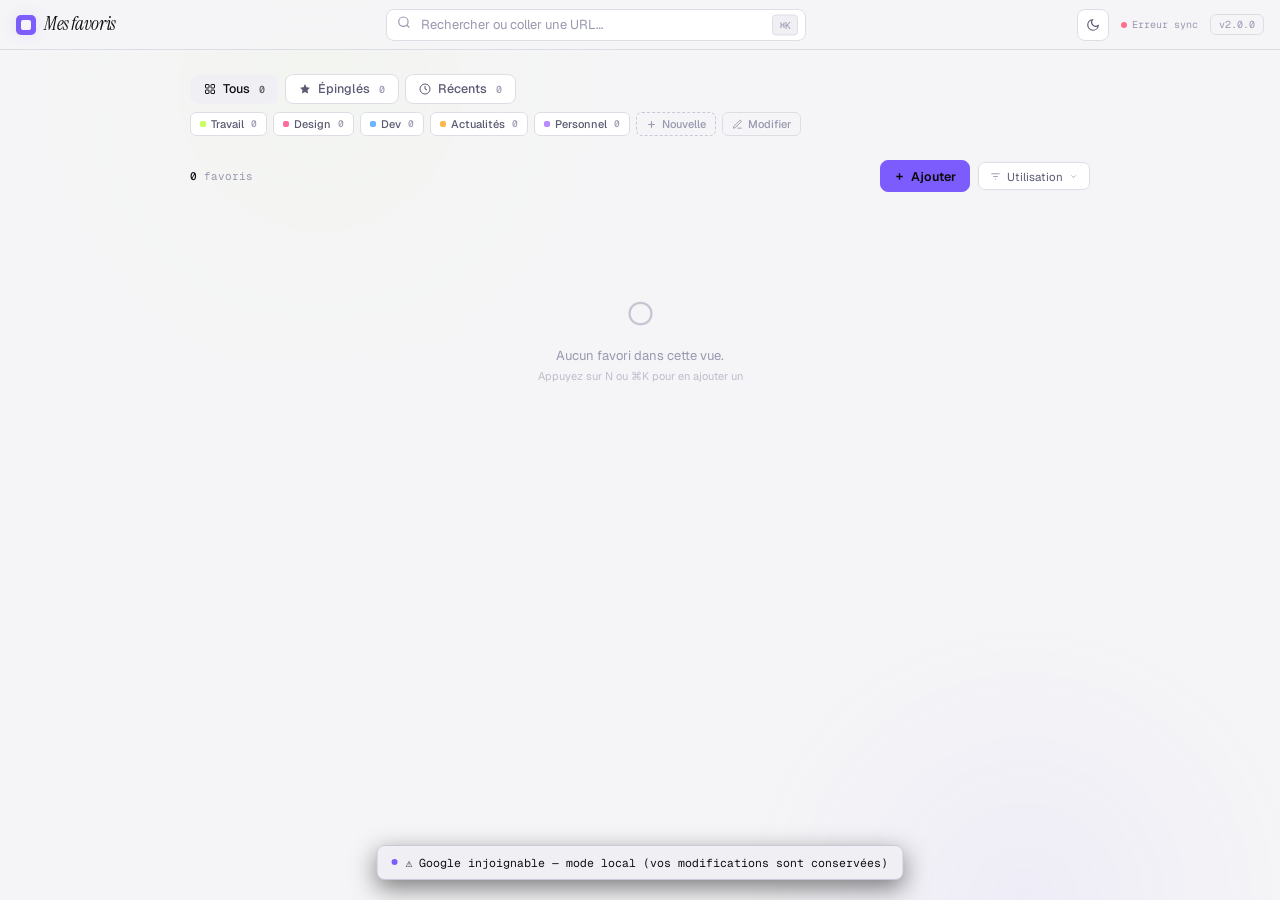
<file: mes-favoris.html>
<!DOCTYPE html>
<html lang="fr">
<head>
<meta charset="UTF-8">
<meta name="viewport" content="width=device-width, initial-scale=1.0, viewport-fit=cover">
<title>Mes Favoris — v2.0.0</title>
<link href="https://fonts.googleapis.com/css2?family=Instrument+Serif&family=Geist:wght@300;400;500;600;700&family=Geist+Mono:wght@400;500&display=swap" rel="stylesheet">
<style>
  :root {
    --bg: #08080a;
    --bg-2: #0d0d10;
    --surface: #131318;
    --surface-2: #1a1a21;
    --surface-3: #22222b;
    --border: #232330;
    --border-bright: #2e2e40;
    --text: #f4f4f8;
    --text-2: #9090a8;
    --text-3: #4a4a5e;
    --accent: #c9ff5b;
    --accent-glow: rgba(201, 255, 91, 0.15);
    --radius: 10px;
    --shadow-lift: 0 0 0 1px rgba(255,255,255,0.04), 0 8px 24px rgba(0,0,0,0.5);
    --topbar-bg: rgba(8,8,10,0.8);
  }

  /* ── LIGHT MODE ── */
  html.light {
    --bg: #f5f5f7;
    --bg-2: #ebebee;
    --surface: #ffffff;
    --surface-2: #f0f0f4;
    --surface-3: #e4e4ea;
    --border: #dddde6;
    --border-bright: #c8c8d8;
    --text: #0f0f14;
    --text-2: #5a5a72;
    --text-3: #9898b0;
    --accent: #7c5cfc;
    --accent-glow: rgba(124, 92, 252, 0.15);
    --shadow-lift: 0 0 0 1px rgba(0,0,0,0.06), 0 8px 24px rgba(0,0,0,0.1);
    --topbar-bg: rgba(245,245,247,0.85);
  }

  /* Smooth theme transition */
  *, *::before, *::after {
    transition: background-color 0.2s ease, border-color 0.2s ease, color 0.2s ease, box-shadow 0.2s ease;
  }
  /* Except animations — don't interfere */
  .list-row, .modal, .palette, .pill { transition: background-color 0.2s ease, border-color 0.2s ease, color 0.2s ease, transform 0.18s cubic-bezier(0.4,0,0.2,1), opacity 0.18s ease; }

  /* Theme toggle button */
  .theme-toggle {
    width: 32px; height: 32px;
    border-radius: 8px; border: 1px solid var(--border);
    background: var(--surface); color: var(--text-2);
    cursor: pointer; display: flex; align-items: center; justify-content: center;
    transition: background 0.2s, border-color 0.2s, color 0.2s;
    flex-shrink: 0;
  }
  .theme-toggle:hover { background: var(--surface-2); color: var(--text); border-color: var(--border-bright); }

  * { box-sizing: border-box; margin: 0; padding: 0; }
  html, body { height: 100%; }

  body {
    font-family: 'Geist', sans-serif;
    background: var(--bg);
    color: var(--text);
    font-size: 13px;
    line-height: 1.5;
    overflow: hidden;
    -webkit-font-smoothing: antialiased;
  }

  body::before {
    content: '';
    position: fixed;
    top: -20%; left: -10%;
    width: 70%; height: 60%;
    background: radial-gradient(circle, rgba(201,255,91,0.04) 0%, transparent 60%);
    pointer-events: none;
    z-index: 0;
  }
  body::after {
    content: '';
    position: fixed;
    bottom: -30%; right: -10%;
    width: 60%; height: 60%;
    background: radial-gradient(circle, rgba(120,90,255,0.05) 0%, transparent 60%);
    pointer-events: none;
    z-index: 0;
  }

  .app {
    position: relative;
    z-index: 1;
    display: flex;
    flex-direction: column;
    height: 100vh;
    height: 100dvh;
  }

  /* ── TOP BAR ── */
  .topbar {
    display: flex;
    align-items: center;
    padding: 0 16px;
    height: 50px;
    flex-shrink: 0;
    border-bottom: 1px solid var(--border);
    background: var(--topbar-bg);
    backdrop-filter: blur(20px);
    -webkit-backdrop-filter: blur(20px);
    gap: 12px;
    position: relative;
    z-index: 10;
  }

  .brand { display: flex; align-items: center; gap: 8px; flex-shrink: 0; }
  .brand-logo {
    width: 20px; height: 20px;
    background: var(--accent);
    border-radius: 5px;
    position: relative;
    box-shadow: 0 0 14px var(--accent-glow);
  }
  .brand-logo::after {
    content: ''; position: absolute;
    inset: 5px; background: var(--bg);
    border-radius: 2px;
  }
  .brand-name {
    font-family: 'Instrument Serif', serif;
    font-size: 19px;
    font-weight: 400;
    letter-spacing: -0.02em;
    font-style: italic;
  }

  .topbar-search {
    flex: 1;
    max-width: 420px;
    position: relative;
    margin: 0 auto;
  }
  .topbar-search input {
    width: 100%;
    height: 32px;
    padding: 0 36px 0 34px;
    background: var(--surface);
    border: 1px solid var(--border);
    border-radius: 8px;
    color: var(--text);
    font-family: 'Geist', sans-serif;
    font-size: 13px;
    outline: none;
    transition: all 0.15s;
  }
  .topbar-search input::placeholder { color: var(--text-3); }
  .topbar-search input:focus { border-color: var(--border-bright); background: var(--surface-2); }
  .search-icon {
    position: absolute; left: 11px; top: 50%; transform: translateY(-50%);
    color: var(--text-3); pointer-events: none;
  }
  .kbd {
    position: absolute; right: 8px; top: 50%; transform: translateY(-50%);
    font-family: 'Geist Mono', monospace;
    font-size: 10px; color: var(--text-3);
    background: var(--surface-2); border: 1px solid var(--border);
    padding: 2px 6px; border-radius: 4px; pointer-events: none;
  }

  .topbar-btn {
    height: 32px; padding: 0 13px;
    border-radius: 8px; border: 1px solid var(--border);
    background: var(--surface); color: var(--text);
    font-family: 'Geist', sans-serif; font-size: 12.5px; font-weight: 500;
    cursor: pointer; display: flex; align-items: center; gap: 6px;
    transition: all 0.15s;
  }
  .topbar-btn:hover { background: var(--surface-2); border-color: var(--border-bright); }
  .btn-primary {
    background: var(--accent); color: #0a0a0a;
    border-color: var(--accent); font-weight: 600;
  }
  .btn-primary:hover {
    background: #d6ff7a; border-color: #d6ff7a;
    box-shadow: 0 0 0 3px var(--accent-glow);
  }
  .icon-btn {
    width: 32px; height: 32px;
    border-radius: 8px; border: 1px solid var(--border);
    background: var(--surface); color: var(--text-2);
    cursor: pointer; display: flex; align-items: center; justify-content: center;
    transition: all 0.15s;
  }
  .icon-btn:hover { background: var(--surface-2); color: var(--text); border-color: var(--border-bright); }

  .avatar {
    width: 28px; height: 28px;
    border-radius: 50%;
    background: linear-gradient(135deg, #c9ff5b, #6c63ff);
    display: flex; align-items: center; justify-content: center;
    font-size: 10.5px; font-weight: 600; color: #0a0a0a;
    cursor: pointer;
  }

  /* ── MAIN ── */
  .main {
    flex: 1;
    overflow-y: auto;
    padding: 24px 40px 40px;
    position: relative;
  }

  /* ── CONTENT WRAPPER — centered, max-width aligned ── */
  .content {
    max-width: 900px;
    margin: 0 auto;
  }

  /* ── PILLS ROWS ── */
  .pills-stack {
    display: flex; flex-direction: column;
    gap: 8px;
    margin-bottom: 16px;
  }

  .pills-row {
    display: flex;
    align-items: center;
    gap: 6px;
    flex-wrap: wrap;
  }

  /* Row 2 — smaller, single scrollable line */
  .pills-row.pills-row-sm {
    flex-wrap: nowrap;
    overflow-x: auto;
    padding-bottom: 4px;
    -ms-overflow-style: none;
    scrollbar-width: none;
  }
  .pills-row.pills-row-sm::-webkit-scrollbar { display: none; }
  .pills-row.pills-row-sm .pill {
    height: 24px;
    padding: 0 9px;
    font-size: 11px;
    border-radius: 6px;
    gap: 5px;
  }
  .pills-row.pills-row-sm .pill-dot {
    width: 6px; height: 6px;
  }
  .pills-row.pills-row-sm .pill-count {
    font-size: 9.5px;
  }
  .pills-row.pills-row-sm .pill-remove {
    width: 15px; height: 15px;
    font-size: 9px;
  }

  .pill {
    height: 30px;
    padding: 0 13px;
    background: var(--surface);
    border: 1px solid var(--border);
    border-radius: 8px;
    color: var(--text-2);
    font-size: 12.5px;
    font-weight: 500;
    cursor: pointer;
    display: inline-flex; align-items: center; gap: 7px;
    transition: all 0.15s;
    white-space: nowrap;
    flex-shrink: 0;
    font-family: 'Geist', sans-serif;
    position: relative;
  }
  .pill:hover {
    background: var(--surface-2);
    color: var(--text);
    border-color: var(--border-bright);
  }
  .pill.active { color: var(--text); border-color: rgba(255,255,255,0.15); background: var(--surface-2); }
  .pill.active.work { background: rgba(201,255,91,0.08); border-color: rgba(201,255,91,0.35); color: #c9ff5b; }
  .pill.active.design { background: rgba(255,107,157,0.08); border-color: rgba(255,107,157,0.35); color: #ff6b9d; }
  .pill.active.dev { background: rgba(108,180,255,0.08); border-color: rgba(108,180,255,0.35); color: #6cb4ff; }
  .pill.active.news { background: rgba(255,184,77,0.08); border-color: rgba(255,184,77,0.35); color: #ffb84d; }
  .pill.active.perso { background: rgba(184,138,255,0.08); border-color: rgba(184,138,255,0.35); color: #b88aff; }
  .pill.active.pinned { color: var(--accent); border-color: rgba(201,255,91,0.35); background: rgba(201,255,91,0.08); }

  .pill-dot {
    width: 7px; height: 7px;
    border-radius: 2px; flex-shrink: 0;
  }
  .pill-count {
    font-family: 'Geist Mono', monospace;
    font-size: 10px; color: var(--text-3);
    margin-left: 2px;
  }
  .pill.active .pill-count { color: inherit; opacity: 0.7; }

  /* Edit mode for views */
  .edit-mode .pill.editable {
    padding-right: 26px;
    animation: shake 0.3s ease;
  }
  .pill-remove {
    position: absolute;
    right: 4px; top: 50%; transform: translateY(-50%);
    width: 18px; height: 18px;
    border-radius: 4px;
    background: rgba(255,80,100,0.15);
    color: #ff7088;
    border: none; cursor: pointer;
    display: none;
    align-items: center; justify-content: center;
    font-size: 11px;
    transition: background 0.12s;
  }
  .edit-mode .pill.editable .pill-remove { display: flex; }
  .pill-remove:hover { background: rgba(255,80,100,0.3); }

  @keyframes shake {
    0%, 100% { transform: translateX(0); }
    25% { transform: translateX(-1px); }
    75% { transform: translateX(1px); }
  }

  .pill-add {
    background: transparent;
    border: 1px dashed var(--border-bright);
    color: var(--text-3);
  }
  .pill-add:hover {
    color: var(--accent);
    border-color: rgba(201,255,91,0.4);
    background: rgba(201,255,91,0.04);
  }

  .pill-edit-toggle {
    background: transparent;
    border: 1px solid var(--border);
    color: var(--text-3);
  }
  .pill-edit-toggle:hover { color: var(--text); border-color: var(--border-bright); }
  .pill-edit-toggle.active {
    color: var(--accent);
    border-color: rgba(201,255,91,0.35);
    background: rgba(201,255,91,0.06);
  }

  /* ── SORT BAR ── */
  .sort-bar {
    display: flex;
    align-items: center;
    justify-content: space-between;
    margin-bottom: 14px;
    padding: 4px 0;
  }
  .sort-left {
    font-family: 'Geist Mono', monospace;
    font-size: 11px;
    color: var(--text-3);
  }
  .sort-left strong { color: var(--text); font-weight: 500; }

  .sort-right {
    position: relative;
  }
  .sort-trigger {
    height: 28px;
    padding: 0 11px;
    background: var(--surface);
    border: 1px solid var(--border);
    border-radius: 7px;
    color: var(--text-2);
    font-size: 11.5px;
    cursor: pointer;
    display: flex; align-items: center; gap: 6px;
    font-family: 'Geist', sans-serif;
    transition: all 0.15s;
  }
  .sort-trigger:hover { background: var(--surface-2); color: var(--text); }
  .sort-trigger svg { color: var(--text-3); }

  .sort-menu {
    position: absolute;
    top: 36px; right: 0;
    min-width: 220px;
    background: var(--surface);
    border: 1px solid var(--border-bright);
    border-radius: 8px;
    box-shadow: 0 12px 40px rgba(0,0,0,0.6);
    padding: 4px;
    z-index: 20;
    opacity: 0; pointer-events: none;
    transform: translateY(-4px);
    transition: all 0.15s;
  }
  .sort-menu.open { opacity: 1; pointer-events: all; transform: translateY(0); }

  .sort-option {
    display: flex; align-items: center;
    padding: 8px 10px;
    border-radius: 5px;
    cursor: pointer;
    color: var(--text-2);
    font-size: 12px;
    transition: background 0.12s;
    gap: 9px;
  }
  .sort-option:hover { background: var(--surface-2); color: var(--text); }
  .sort-option svg { color: var(--text-3); flex-shrink: 0; }
  .sort-option.active { color: var(--accent); }
  .sort-option.active svg { color: var(--accent); }
  .sort-option .check {
    margin-left: auto;
    opacity: 0;
    color: var(--accent);
  }
  .sort-option.active .check { opacity: 1; }

  /* ── LIST VIEW ── */
  .list-view {
    display: flex; flex-direction: column;
    border: 1px solid var(--border);
    border-radius: 10px;
    overflow: hidden;
    background: var(--surface);
  }
  .list-row {
    display: grid;
    grid-template-columns: 32px 1fr 240px 90px 90px;
    align-items: center;
    gap: 14px;
    padding: 10px 16px;
    cursor: pointer;
    border-bottom: 1px solid var(--border);
    transition: background 0.12s;
    animation: fadeUp 0.3s cubic-bezier(0.4, 0, 0.2, 1) both;
    position: relative;
  }
  .list-row:last-child { border-bottom: none; }
  .list-row:hover { background: var(--surface-2); }
  .list-row:hover .list-actions { opacity: 1; }

  .list-row::before {
    content: '';
    position: absolute;
    left: 0; top: 0; bottom: 0;
    width: 2px;
    background: var(--c-color);
    opacity: 0;
    transition: opacity 0.15s;
  }
  .list-row:hover::before { opacity: 0.7; }

  .favicon {
    width: 26px; height: 26px;
    border-radius: 6px;
    background: var(--surface-3);
    display: flex; align-items: center; justify-content: center;
    font-size: 12px;
    flex-shrink: 0;
    font-weight: 600;
    border: 1px solid var(--border);
    overflow: hidden;
  }
  .favicon img {
    width: 16px; height: 16px;
    object-fit: contain;
    display: block;
  }

  .list-title-wrap { min-width: 0; }
  .list-title {
    font-size: 13px; font-weight: 500;
    white-space: nowrap; overflow: hidden; text-overflow: ellipsis;
    letter-spacing: -0.005em;
  }
  .list-meta {
    font-family: 'Geist Mono', monospace;
    font-size: 10px;
    color: var(--text-3);
    margin-top: 2px;
  }

  .list-domain {
    font-family: 'Geist Mono', monospace;
    font-size: 11px;
    color: var(--text-3);
    white-space: nowrap; overflow: hidden; text-overflow: ellipsis;
  }
  .list-tag {
    font-family: 'Geist Mono', monospace;
    font-size: 9.5px;
    text-transform: uppercase;
    letter-spacing: 0.05em;
    padding: 2px 8px;
    border-radius: 4px;
    text-align: center;
    border: 1px solid;
    justify-self: start;
  }
  .list-actions {
    display: flex;
    gap: 5px;
    opacity: 0;
    transition: opacity 0.15s;
    justify-self: end;
  }
  .list-action {
    width: 30px; height: 30px;
    border: 1px solid var(--border);
    background: var(--bg-2);
    border-radius: 7px;
    color: var(--text-3); cursor: pointer;
    display: flex; align-items: center; justify-content: center;
    transition: all 0.12s;
  }
  .list-action:hover { background: var(--surface-3); color: var(--text); }
  .list-action.pinned { color: var(--accent); border-color: rgba(201,255,91,0.3); }
  .list-action.danger:hover { background: rgba(255,80,100,0.15); color: #ff7088; border-color: rgba(255,80,100,0.3); }
  .list-action.edit:hover { background: rgba(108,180,255,0.15); color: #6cb4ff; border-color: rgba(108,180,255,0.3); }

  /* ── COLOR ACCENTS ── */
  .c-work { --c-color: #c9ff5b; }
  .c-design { --c-color: #ff6b9d; }
  .c-dev { --c-color: #6cb4ff; }
  .c-news { --c-color: #ffb84d; }
  .c-perso { --c-color: #b88aff; }

  .tag-work { color: #c9ff5b; border-color: rgba(201,255,91,0.25); background: rgba(201,255,91,0.08); }
  .tag-design { color: #ff6b9d; border-color: rgba(255,107,157,0.25); background: rgba(255,107,157,0.08); }
  .tag-dev { color: #6cb4ff; border-color: rgba(108,180,255,0.25); background: rgba(108,180,255,0.08); }
  .tag-news { color: #ffb84d; border-color: rgba(255,184,77,0.25); background: rgba(255,184,77,0.08); }
  .tag-perso { color: #b88aff; border-color: rgba(184,138,255,0.25); background: rgba(184,138,255,0.08); }

  /* ── MODAL (palette + create view + edit) ── */
  .modal-wrap {
    position: fixed; inset: 0; z-index: 1000;
    display: flex; align-items: flex-start; justify-content: center;
    padding-top: 12vh;
    background: rgba(0,0,0,0.5);
    backdrop-filter: blur(8px);
    -webkit-backdrop-filter: blur(8px);
    opacity: 0; pointer-events: none;
    transition: opacity 0.18s;
  }
  .modal-wrap.open { opacity: 1; pointer-events: all; }

  .modal {
    width: 100%; max-width: 520px;
    margin: 0 16px;
    background: var(--surface);
    border: 1px solid var(--border-bright);
    border-radius: 12px;
    box-shadow: 0 24px 80px rgba(0,0,0,0.7), 0 0 0 1px rgba(255,255,255,0.04);
    transform: translateY(-12px) scale(0.98);
    opacity: 0;
    transition: all 0.2s cubic-bezier(0.4, 0, 0.2, 1);
    overflow: hidden;
  }
  .modal-wrap.open .modal { transform: translateY(0) scale(1); opacity: 1; }

  .modal-header {
    display: flex; align-items: center;
    padding: 0 14px;
    height: 46px;
    border-bottom: 1px solid var(--border);
    gap: 10px;
  }
  .modal-icon { color: var(--accent); }
  .modal-title-text {
    font-family: 'Instrument Serif', serif;
    font-style: italic;
    font-size: 17px;
    color: var(--text);
    flex: 1;
  }
  .modal-input {
    flex: 1;
    background: none; border: none;
    color: var(--text);
    font-family: 'Geist', sans-serif;
    font-size: 14px;
    outline: none;
  }
  .modal-input::placeholder { color: var(--text-3); }

  .modal-esc {
    font-family: 'Geist Mono', monospace;
    font-size: 10px; color: var(--text-3);
    background: var(--surface-2); border: 1px solid var(--border);
    padding: 2px 6px; border-radius: 4px; cursor: pointer;
  }

  .modal-body { padding: 14px; }

  .palette-preview {
    display: flex; align-items: center; gap: 10px;
    padding: 10px;
    border: 1px solid var(--border);
    background: var(--bg-2);
    border-radius: 8px;
    margin-bottom: 12px;
    opacity: 0; max-height: 0;
    overflow: hidden;
    transition: all 0.25s cubic-bezier(0.4, 0, 0.2, 1);
  }
  .palette-preview.show { opacity: 1; max-height: 80px; }
  .palette-preview .favicon { width: 28px; height: 28px; font-size: 13px; }
  .pp-info { flex: 1; min-width: 0; }
  .pp-title { font-size: 12.5px; font-weight: 500; white-space: nowrap; overflow: hidden; text-overflow: ellipsis; }
  .pp-url { font-family: 'Geist Mono', monospace; font-size: 10.5px; color: var(--text-3); white-space: nowrap; overflow: hidden; text-overflow: ellipsis; }
  .pp-loading { color: var(--accent); font-family: 'Geist Mono', monospace; font-size: 11px; }

  .modal-section {
    font-family: 'Geist Mono', monospace;
    font-size: 9.5px;
    letter-spacing: 0.1em;
    color: var(--text-3);
    text-transform: uppercase;
    margin: 0 0 7px;
    padding: 0 4px;
  }

  .field-group { margin-bottom: 12px; }

  .modal-field {
    width: 100%;
    height: 36px;
    background: var(--surface-2);
    border: 1px solid var(--border);
    border-radius: 7px;
    padding: 0 12px;
    color: var(--text);
    font-family: 'Geist', sans-serif;
    font-size: 12.5px;
    outline: none;
  }
  .modal-field:focus { border-color: var(--border-bright); }

  /* iOS fix — prevent auto-zoom on input focus (triggered when font-size < 16px) */
  @supports (-webkit-touch-callout: none) {
    .modal-field, .modal-input, .palette-input, .palette-tags-input,
    .topbar-search input, #newViewName {
      font-size: 16px !important;
    }
  }

  .collection-grid {
    display: grid;
    grid-template-columns: repeat(5, 1fr);
    gap: 6px;
  }
  .col-pick {
    padding: 8px;
    border: 1px solid var(--border);
    border-radius: 7px;
    cursor: pointer;
    background: var(--surface-2);
    color: var(--text-2);
    font-size: 11px;
    text-align: center;
    transition: all 0.12s;
    display: flex; flex-direction: column; align-items: center; gap: 5px;
  }
  .col-pick:hover { background: var(--surface-3); color: var(--text); }
  .col-pick.active { color: var(--text); border-color: rgba(255,255,255,0.15); }
  .col-pick.active.work { background: rgba(201,255,91,0.1); border-color: rgba(201,255,91,0.4); }
  .col-pick.active.design { background: rgba(255,107,157,0.1); border-color: rgba(255,107,157,0.4); }
  .col-pick.active.dev { background: rgba(108,180,255,0.1); border-color: rgba(108,180,255,0.4); }
  .col-pick.active.news { background: rgba(255,184,77,0.1); border-color: rgba(255,184,77,0.4); }
  .col-pick.active.perso { background: rgba(184,138,255,0.1); border-color: rgba(184,138,255,0.4); }
  .col-pick-dot { width: 8px; height: 8px; border-radius: 2px; }

  /* color picker for new view */
  .color-picker {
    display: flex; gap: 8px; flex-wrap: wrap;
  }
  .color-swatch {
    width: 28px; height: 28px;
    border-radius: 7px;
    cursor: pointer;
    border: 2px solid transparent;
    transition: all 0.12s;
    position: relative;
  }
  .color-swatch:hover { transform: scale(1.08); }
  .color-swatch.active {
    border-color: var(--text);
    box-shadow: 0 0 0 2px var(--bg);
  }

  .modal-foot {
    border-top: 1px solid var(--border);
    padding: 10px 14px;
    display: flex; justify-content: space-between; align-items: center;
    background: var(--bg-2);
    gap: 10px;
  }
  .modal-hints {
    display: flex; gap: 12px;
    font-family: 'Geist Mono', monospace;
    font-size: 10px;
    color: var(--text-3);
  }
  .modal-hints kbd {
    background: var(--surface-3);
    border: 1px solid var(--border);
    padding: 1px 5px; border-radius: 3px;
    margin-right: 3px; color: var(--text-2);
  }
  .save-btn {
    height: 30px;
    padding: 0 16px;
    background: var(--accent); color: #0a0a0a;
    border: none; border-radius: 7px;
    font-family: 'Geist', sans-serif;
    font-size: 12.5px; font-weight: 600;
    cursor: pointer; display: flex; align-items: center; gap: 6px;
    transition: all 0.15s;
  }
  .save-btn:hover { background: #d6ff7a; box-shadow: 0 0 0 3px var(--accent-glow); }

  .secondary-btn {
    height: 30px;
    padding: 0 14px;
    background: var(--surface-2); color: var(--text-2);
    border: 1px solid var(--border); border-radius: 7px;
    font-family: 'Geist', sans-serif;
    font-size: 12px; font-weight: 500;
    cursor: pointer; transition: all 0.15s;
  }
  .secondary-btn:hover { background: var(--surface-3); color: var(--text); border-color: var(--border-bright); }
  .secondary-btn.danger:hover {
    background: rgba(255,80,100,0.1); color: #ff7088;
    border-color: rgba(255,80,100,0.35);
  }

  @keyframes fadeUp {
    from { opacity: 0; transform: translateY(8px); }
    to { opacity: 1; transform: translateY(0); }
  }

  /* ── TOAST ── */
  .toast {
    position: fixed;
    bottom: 20px; left: 50%;
    transform: translateX(-50%) translateY(20px);
    background: var(--surface-2);
    border: 1px solid var(--border-bright);
    border-radius: 8px;
    padding: 8px 14px;
    font-size: 11.5px;
    color: var(--text);
    box-shadow: 0 8px 24px rgba(0,0,0,0.5);
    opacity: 0;
    transition: all 0.25s cubic-bezier(0.4, 0, 0.2, 1);
    z-index: 1100;
    display: flex; align-items: center; gap: 8px;
    font-family: 'Geist Mono', monospace;
  }
  .toast.show { opacity: 1; transform: translateX(-50%) translateY(0); }
  .toast-dot { width: 6px; height: 6px; border-radius: 50%; background: var(--accent); }

  .empty {
    text-align: center;
    padding: 80px 20px;
    color: var(--text-3);
    font-size: 13px;
  }
  .empty-emoji { font-size: 32px; margin-bottom: 8px; opacity: 0.5; }

  ::-webkit-scrollbar { width: 6px; height: 6px; }
  ::-webkit-scrollbar-track { background: transparent; }
  ::-webkit-scrollbar-thumb { background: var(--border); border-radius: 99px; }
  ::-webkit-scrollbar-thumb:hover { background: var(--border-bright); }

  .mobile-fab {
    display: none;
    position: fixed;
    bottom: 20px; right: 20px;
    width: 52px; height: 52px;
    background: var(--accent); color: #0a0a0a;
    border: none; border-radius: 16px;
    box-shadow: 0 8px 28px rgba(201,255,91,0.4);
    cursor: pointer; z-index: 50;
    align-items: center; justify-content: center;
  }

  @media (max-width: 720px) {
    .topbar { padding: 0 12px; gap: 8px; }
    .topbar-search { max-width: none; }
    .kbd { display: none; }
    .topbar .topbar-btn { display: none; }
    .avatar { display: none; }
    .mobile-fab { display: flex; }
    .main { padding: 16px 14px 90px; }
    .content { max-width: 100%; }
    .list-row {
      grid-template-columns: 28px 1fr auto;
      gap: 10px; padding: 10px 14px;
    }
    .list-domain, .list-tag { display: none; }
    .list-actions { opacity: 1; }
    /* hide desktop Ajouter btn on mobile (FAB takes over) */
    .sort-bar .btn-primary { display: none; }
  }
  .vmenu-item { display:block;width:100%;text-align:left;padding:7px 10px;border:none;background:transparent;font-family:'Geist',sans-serif;font-size:12.5px;cursor:pointer;border-radius:6px;color:var(--text); }
  .vmenu-item:hover { background:var(--surface-2); }
  .vmenu-danger { color:#ff7088; }
  .vmenu-danger:hover { background:rgba(255,112,136,.1) !important; }
  .vmenu-drive { color:var(--accent); }
  .vmenu-drive:hover { background:var(--accent-glow) !important; }
  .drop-overlay {
    position: fixed; inset: 0; z-index: 900;
    background: rgba(0,0,0,0.7);
    backdrop-filter: blur(6px);
    display: none; align-items: center; justify-content: center;
    flex-direction: column; gap: 14px;
    border: 3px dashed var(--accent);
    pointer-events: none;
  }
  .drop-overlay.active { display: flex; }
  .drop-icon { font-size: 48px; opacity: .9; }
  .drop-label {
    font-family: 'Instrument Serif', serif;
    font-style: italic;
    font-size: 1.5rem;
    color: var(--accent);
  }
  .drop-sublabel {
    font-family: 'Geist Mono', monospace;
    font-size: 11px;
    color: var(--text-2);
  }
  /* ── GOOGLE DRIVE OVERLAYS ── */
  .drive-login-overlay, .drive-loading-overlay {
    position: fixed; inset: 0; z-index: 2000;
    background: var(--bg);
    display: none; align-items: center; justify-content: center;
    flex-direction: column; gap: 20px; padding: 20px;
  }
  .drive-login-overlay.open, .drive-loading-overlay.open { display: flex; }
  .drive-update-overlay {
    position: fixed; inset: 0; z-index: 2000;
    background: rgba(0,0,0,0.6); backdrop-filter: blur(6px);
    display: none; align-items: center; justify-content: center;
  }
  .drive-update-overlay.open { display: flex; }
  .drive-update-card {
    width: 100%; max-width: 440px; margin: 0 16px;
    background: var(--surface); border: 1px solid var(--border-bright);
    border-radius: 14px; padding: 28px 24px;
    display: flex; flex-direction: column; gap: 14px;
    box-shadow: 0 24px 80px rgba(0,0,0,.7);
  }
  @keyframes spin { to { transform: rotate(360deg); } }
</style>
</head>
<body>

<div class="drive-login-overlay" id="driveLoginOverlay">
  <div style="width:100%;max-width:400px;background:var(--surface);border:1px solid var(--border-bright);
    border-radius:16px;overflow:hidden;box-shadow:0 24px 80px rgba(0,0,0,.7)">
    <div style="padding:28px 28px 24px;text-align:center">
      <div style="display:flex;align-items:center;justify-content:center;gap:10px;margin-bottom:20px">
        <div style="width:28px;height:28px;background:var(--accent);border-radius:7px;position:relative;box-shadow:0 0 16px var(--accent-glow)">
          <span style="position:absolute;inset:7px;background:var(--bg);border-radius:2px;display:block"></span>
        </div>
        <span style="font-family:'Instrument Serif',serif;font-style:italic;font-size:22px;letter-spacing:-.02em">Mes favoris</span>
      </div>
      <p style="font-size:12.5px;color:var(--text-2);margin-bottom:24px;line-height:1.6">
        Vos favoris sont stockés exclusivement sur Google Drive.<br>Connectez-vous pour y accéder.
      </p>
      <button onclick="driveSignIn()"
        style="height:38px;padding:0 24px;background:var(--accent);color:#0a0a0a;border:none;
        border-radius:8px;font-family:'Geist',sans-serif;font-size:13px;font-weight:700;
        cursor:pointer;transition:all .15s">
        🔑 Se connecter avec Google
      </button>
      <div id="driveLoginStatus" style="margin-top:12px;font-family:'Geist Mono',monospace;font-size:10.5px;color:var(--text-3)"></div>
    </div>
  </div>
</div>

<div class="drive-loading-overlay" id="driveLoadingOverlay">
  <div style="width:28px;height:28px;background:var(--accent);border-radius:7px;position:relative;box-shadow:0 0 16px var(--accent-glow)">
    <span style="position:absolute;inset:7px;background:var(--bg);border-radius:2px;display:block"></span>
  </div>
  <div style="font-family:'Instrument Serif',serif;font-style:italic;font-size:1.4rem;color:var(--text)">Mes favoris</div>
  <div style="font-family:'Geist Mono',monospace;font-size:11px;color:var(--text-3)">Connexion à Google Drive…</div>
  <div style="width:32px;height:32px;border:2.5px solid var(--border-bright);border-top-color:var(--accent);border-radius:50%;animation:spin 0.8s linear infinite;"></div>
</div>

<div class="drive-update-overlay" id="driveUpdateOverlay">
  <div class="drive-update-card">
    <div style="font-family:'Instrument Serif',serif;font-style:italic;font-size:1.3rem;color:var(--text)">☁ Mise à jour disponible</div>
    <div style="font-size:12.5px;color:var(--text-2);line-height:1.6" id="driveUpdateMsg"></div>
    <div style="display:flex;gap:8px;justify-content:flex-end">
      <button onclick="driveKeepLocal()" class="secondary-btn">Garder local</button>
      <button onclick="driveApplyRemote()" class="save-btn">
        Mettre à jour
        <svg width="11" height="11" fill="none" stroke="currentColor" stroke-width="2.5" viewBox="0 0 24 24"><path d="M5 12h14M12 5l7 7-7 7"/></svg>
      </button>
    </div>
  </div>
</div>

<div class="drop-overlay" id="dropOverlay">
  <div class="drop-icon">🔗</div>
  <div class="drop-label">Déposer le lien</div>
  <div class="drop-sublabel">Le titre sera récupéré automatiquement</div>
</div>

<div id="appContent">

<div class="app">

  <div class="topbar">
    <div class="brand">
      <div class="brand-logo"></div>
      <div class="brand-name">Mes favoris</div>
    </div>

    <div class="topbar-search">
      <span class="search-icon">
        <svg width="14" height="14" fill="none" stroke="currentColor" stroke-width="2" viewBox="0 0 24 24"><circle cx="11" cy="11" r="8"/><path d="M21 21l-4.35-4.35"/></svg>
      </span>
      <input type="text" id="searchInput" placeholder="Rechercher ou coller une URL…" oninput="onSearch()">
      <span class="kbd">⌘K</span>
    </div>

    <button class="theme-toggle" id="themeToggle" title="Mode clair / sombre">
      </button>
    <input type="file" id="importFileInput" accept=".json" style="display:none">
    <div style="display:flex;align-items:center;gap:5px;flex-shrink:0">
      <span id="syncDot" style="width:6px;height:6px;border-radius:50%;background:var(--text-3);transition:background .3s;flex-shrink:0"></span>
      <span id="syncLabel" style="font-family:'Geist Mono',monospace;font-size:10px;color:var(--text-3)"></span>
    </div>
    <button id="versionMenuBtn" style="font-family:'Geist Mono',monospace;font-size:10px;color:var(--text-3);background:none;border:1px solid var(--border);border-radius:6px;padding:3px 8px;cursor:pointer;white-space:nowrap;transition:color .2s,border-color .2s;flex-shrink:0"></button>
    <div id="versionMenu" style="display:none;position:fixed;background:var(--surface);border-radius:10px;box-shadow:0 4px 24px rgba(0,0,0,.4);border:1px solid var(--border-bright);padding:6px;z-index:500;min-width:170px;flex-direction:column;gap:2px;">
      <div style="font-size:9.5px;font-family:'Geist Mono',monospace;color:var(--text-3);padding:4px 8px 8px;border-bottom:1px solid var(--border);margin-bottom:4px;text-transform:uppercase;letter-spacing:1.5px;font-weight:600;">Menu</div>
      <button class="vmenu-item" onclick="document.getElementById('importFileInput').click();document.getElementById('versionMenu').style.display='none'">⬆ Importer</button>
      <button class="vmenu-item" onclick="exportData();document.getElementById('versionMenu').style.display='none'">⬇ Exporter</button>
      <button class="vmenu-item vmenu-danger" id="razBtn">🗑 Remise à zéro</button>
      <div style="height:1px;background:var(--border);margin:4px 0;"></div>
      <button class="vmenu-item vmenu-drive" id="driveMenuBtn">☁ Drive</button>
    </div>
  </div>

  <div class="main">
    <div class="content">

    <div class="pills-stack" id="pillsStack">
      <div class="pills-row" id="systemPills">
        <div class="pill active" data-col="all" onclick="filterCollection('all', this)">
          <svg width="12" height="12" fill="none" stroke="currentColor" stroke-width="2" viewBox="0 0 24 24"><rect x="3" y="3" width="7" height="7" rx="1"/><rect x="14" y="3" width="7" height="7" rx="1"/><rect x="3" y="14" width="7" height="7" rx="1"/><rect x="14" y="14" width="7" height="7" rx="1"/></svg>
          Tous
          <span class="pill-count" id="count-all">12</span>
        </div>
        <div class="pill pinned" data-col="pinned" onclick="filterCollection('pinned', this)">
          <svg width="12" height="12" fill="currentColor" viewBox="0 0 24 24"><path d="M12 2l3.09 6.26L22 9.27l-5 4.87 1.18 6.88L12 17.77l-6.18 3.25L7 14.14 2 9.27l6.91-1.01L12 2z"/></svg>
          Épinglés
          <span class="pill-count" id="count-pinned">3</span>
        </div>
        <div class="pill" data-col="recent" onclick="filterCollection('recent', this)">
          <svg width="12" height="12" fill="none" stroke="currentColor" stroke-width="2" viewBox="0 0 24 24"><circle cx="12" cy="12" r="10"/><path d="M12 6v6l4 2"/></svg>
          Récents
          <span class="pill-count" id="count-recent">5</span>
        </div>
      </div>

      <div class="pills-row pills-row-sm" id="customPills">
        <button class="pill pill-add" onclick="openCreateView()" title="Nouvelle vue">
          <svg width="11" height="11" fill="none" stroke="currentColor" stroke-width="2.5" viewBox="0 0 24 24"><path d="M12 5v14M5 12h14"/></svg>
          Nouvelle
        </button>
        <button class="pill pill-edit-toggle" id="editToggle" onclick="toggleEditMode()" title="Modifier">
          <svg width="11" height="11" fill="none" stroke="currentColor" stroke-width="2" viewBox="0 0 24 24"><path d="M12 20h9M16.5 3.5a2.121 2.121 0 013 3L7 19l-4 1 1-4L16.5 3.5z"/></svg>
          Modifier
        </button>
      </div>
    </div>

    <div class="sort-bar">
      <div class="sort-left">
        <strong id="resultsCount">12</strong> favoris
      </div>
      <div style="display:flex;align-items:center;gap:8px;">
        <button class="topbar-btn btn-primary" onclick="openPalette()">
          <svg width="11" height="11" fill="none" stroke="currentColor" stroke-width="3" viewBox="0 0 24 24"><path d="M12 5v14M5 12h14"/></svg>
          Ajouter
        </button>
        <div class="sort-right">
        <button class="sort-trigger" onclick="toggleSortMenu(event)">
          <svg width="11" height="11" fill="none" stroke="currentColor" stroke-width="2" viewBox="0 0 24 24"><path d="M3 6h18M7 12h10M11 18h2"/></svg>
          <span id="currentSort">Utilisation</span>
          <svg width="9" height="9" fill="none" stroke="currentColor" stroke-width="2" viewBox="0 0 24 24"><path d="M6 9l6 6 6-6"/></svg>
        </button>
        <div class="sort-menu" id="sortMenu">
          <div class="sort-option" data-sort="date" onclick="setSort('date', 'Date d\'ajout')">
            <svg width="13" height="13" fill="none" stroke="currentColor" stroke-width="2" viewBox="0 0 24 24"><circle cx="12" cy="12" r="10"/><path d="M12 6v6l4 2"/></svg>
            <span>Date d'ajout <span style="color:var(--text-3);font-size:10px">· récent → ancien</span></span>
            <svg class="check" width="11" height="11" fill="none" stroke="currentColor" stroke-width="2.5" viewBox="0 0 24 24"><path d="M5 12l5 5L20 7"/></svg>
          </div>
          <div class="sort-option" data-sort="alpha" onclick="setSort('alpha', 'Alphabétique')">
            <svg width="13" height="13" fill="none" stroke="currentColor" stroke-width="2" viewBox="0 0 24 24"><path d="M4 18h12M4 12h8M4 6h4M16 4l4 4-4 4M20 8H8"/></svg>
            <span>Alphabétique <span style="color:var(--text-3);font-size:10px">· A → Z</span></span>
            <svg class="check" width="11" height="11" fill="none" stroke="currentColor" stroke-width="2.5" viewBox="0 0 24 24"><path d="M5 12l5 5L20 7"/></svg>
          </div>
          <div class="sort-option active" data-sort="usage" onclick="setSort('usage', 'Utilisation')">
            <svg width="13" height="13" fill="none" stroke="currentColor" stroke-width="2" viewBox="0 0 24 24"><path d="M2 12l3-3 4 4 5-5 4 4 4-4"/><path d="M2 20h20"/></svg>
            <span>Utilisation <span style="color:var(--text-3);font-size:10px">· + cliqué → -</span></span>
            <svg class="check" width="11" height="11" fill="none" stroke="currentColor" stroke-width="2.5" viewBox="0 0 24 24"><path d="M5 12l5 5L20 7"/></svg>
          </div>
        </div></div></div></div><div id="container"></div>

    </div></div></div></div><div class="modal-wrap" id="paletteWrap" onclick="handleModalClick(event, 'paletteWrap')">
  <div class="modal">
    <div class="modal-header">
      <span class="modal-icon">
        <svg width="16" height="16" fill="none" stroke="currentColor" stroke-width="2" viewBox="0 0 24 24"><path d="M10 13a5 5 0 007.54.54l3-3a5 5 0 00-7.07-7.07l-1.72 1.71"/><path d="M14 11a5 5 0 00-7.54-.54l-3 3a5 5 0 007.07 7.07l1.71-1.71"/></svg>
      </span>
      <input type="url" class="modal-input" id="paletteUrl" placeholder="Collez une URL ou tapez un titre…" oninput="onPaletteInput()" autocomplete="off">
      <span class="modal-esc" onclick="closePalette()">esc</span>
    </div>

    <div class="modal-body">
      <div class="palette-preview" id="palettePreview">
        <div class="favicon" id="ppFavicon" style="width:28px;height:28px;font-size:13px"></div>
        <div class="pp-info">
          <div class="pp-title" id="ppTitle">—</div>
          <div class="pp-url" id="ppUrl">—</div>
        </div>
      </div>

      <div class="field-group">
        <div class="modal-section">Titre</div>
        <input type="text" class="modal-field" id="paletteTitle" placeholder="Nom du favori (auto-rempli si possible)">
      </div>

      <div class="field-group">
        <div class="modal-section">Vue</div>
        <div class="collection-grid" id="modalColGrid">
          </div>
      </div>

      <div class="field-group" style="margin-bottom:0">
        <div class="modal-section">Tags (optionnel)</div>
        <input type="text" class="modal-field" id="paletteTags" placeholder="outil, ref, à-lire…">
      </div>
    </div>

    <div class="modal-foot">
      <div class="modal-hints">
        <span><kbd>↵</kbd> enregistrer</span>
        <span><kbd>esc</kbd> fermer</span>
      </div>
      <button class="save-btn" onclick="saveBookmark()">
        <span id="saveBtnLabel">Enregistrer</span>
        <svg width="11" height="11" fill="none" stroke="currentColor" stroke-width="2.5" viewBox="0 0 24 24"><path d="M5 12h14M12 5l7 7-7 7"/></svg>
      </button>
    </div>
  </div>
</div>

<div class="modal-wrap" id="editViewWrap" onclick="handleModalClick(event, 'editViewWrap')">
  <div class="modal">
    <div class="modal-header">
      <span class="modal-icon">
        <svg width="16" height="16" fill="none" stroke="currentColor" stroke-width="2" viewBox="0 0 24 24"><path d="M12 20h9M16.5 3.5a2.121 2.121 0 013 3L7 19l-4 1 1-4L16.5 3.5z"/></svg>
      </span>
      <span class="modal-title-text">Modifier la vue</span>
      <span class="modal-esc" onclick="closeEditView()">esc</span>
    </div>
    <div class="modal-body">
      <div class="field-group">
        <div class="modal-section">Nom</div>
        <input type="text" class="modal-field" id="editViewName" placeholder="Nom de la vue" autocomplete="off">
      </div>
      <div class="field-group" style="margin-bottom:0">
        <div class="modal-section">Couleur</div>
        <div class="color-picker" id="editColorPicker">
          <div class="color-swatch active" style="background:#c9ff5b" data-color="#c9ff5b" onclick="pickEditColor(this)"></div>
          <div class="color-swatch" style="background:#ff6b9d" data-color="#ff6b9d" onclick="pickEditColor(this)"></div>
          <div class="color-swatch" style="background:#6cb4ff" data-color="#6cb4ff" onclick="pickEditColor(this)"></div>
          <div class="color-swatch" style="background:#ffb84d" data-color="#ffb84d" onclick="pickEditColor(this)"></div>
          <div class="color-swatch" style="background:#b88aff" data-color="#b88aff" onclick="pickEditColor(this)"></div>
          <div class="color-swatch" style="background:#ff7e5f" data-color="#ff7e5f" onclick="pickEditColor(this)"></div>
          <div class="color-swatch" style="background:#5fffd4" data-color="#5fffd4" onclick="pickEditColor(this)"></div>
          <div class="color-swatch" style="background:#ff5fa0" data-color="#ff5fa0" onclick="pickEditColor(this)"></div>
          <div class="color-swatch" style="background:#a0a0ff" data-color="#a0a0ff" onclick="pickEditColor(this)"></div>
          <div class="color-swatch" style="background:#ffd93d" data-color="#ffd93d" onclick="pickEditColor(this)"></div>
        </div>
      </div>
    </div>
    <div class="modal-foot">
      <button class="secondary-btn danger" onclick="removeViewFromEdit()">Supprimer</button>
      <button class="save-btn" onclick="saveEditView()">
        Enregistrer
        <svg width="11" height="11" fill="none" stroke="currentColor" stroke-width="2.5" viewBox="0 0 24 24"><path d="M5 12h14M12 5l7 7-7 7"/></svg>
      </button>
    </div>
  </div>
</div>

<div class="modal-wrap" id="createViewWrap" onclick="handleModalClick(event, 'createViewWrap')">
  <div class="modal">
    <div class="modal-header">
      <span class="modal-icon">
        <svg width="16" height="16" fill="none" stroke="currentColor" stroke-width="2" viewBox="0 0 24 24"><circle cx="12" cy="12" r="10"/><path d="M12 8v8M8 12h8"/></svg>
      </span>
      <span class="modal-title-text">Nouvelle vue</span>
      <span class="modal-esc" onclick="closeCreateView()">esc</span>
    </div>

    <div class="modal-body">
      <div class="field-group">
        <div class="modal-section">Nom</div>
        <input type="text" class="modal-field" id="newViewName" placeholder="Ex : Tutoriels, Recettes, Voyages…" autocomplete="off">
      </div>

      <div class="field-group" style="margin-bottom:0">
        <div class="modal-section">Couleur</div>
        <div class="color-picker" id="colorPicker">
          <div class="color-swatch active" style="background:#c9ff5b" data-color="#c9ff5b" onclick="pickColor(this)"></div>
          <div class="color-swatch" style="background:#ff6b9d" data-color="#ff6b9d" onclick="pickColor(this)"></div>
          <div class="color-swatch" style="background:#6cb4ff" data-color="#6cb4ff" onclick="pickColor(this)"></div>
          <div class="color-swatch" style="background:#ffb84d" data-color="#ffb84d" onclick="pickColor(this)"></div>
          <div class="color-swatch" style="background:#b88aff" data-color="#b88aff" onclick="pickColor(this)"></div>
          <div class="color-swatch" style="background:#ff7e5f" data-color="#ff7e5f" onclick="pickColor(this)"></div>
          <div class="color-swatch" style="background:#5fffd4" data-color="#5fffd4" onclick="pickColor(this)"></div>
          <div class="color-swatch" style="background:#ff5fa0" data-color="#ff5fa0" onclick="pickColor(this)"></div>
          <div class="color-swatch" style="background:#a0a0ff" data-color="#a0a0ff" onclick="pickColor(this)"></div>
          <div class="color-swatch" style="background:#ffd93d" data-color="#ffd93d" onclick="pickColor(this)"></div>
        </div>
      </div>
    </div>

    <div class="modal-foot">
      <button class="secondary-btn" onclick="closeCreateView()">Annuler</button>
      <button class="save-btn" onclick="createView()">
        Créer la vue
        <svg width="11" height="11" fill="none" stroke="currentColor" stroke-width="2.5" viewBox="0 0 24 24"><path d="M5 12h14M12 5l7 7-7 7"/></svg>
      </button>
    </div>
  </div>
</div>

<button class="mobile-fab" onclick="openPalette()" aria-label="Ajouter">
  <svg width="24" height="24" fill="none" stroke="currentColor" stroke-width="2.5" viewBox="0 0 24 24"><path d="M12 5v14M5 12h14"/></svg>
</button>

<div class="toast" id="toast"><span class="toast-dot"></span> <span id="toastMsg">—</span></div>

<script>
// ═══════════════════════════════════════════════════
// ── APP VERSION & GOOGLE DRIVE BACKEND
// ═══════════════════════════════════════════════════

const APP_VERSION = '2.0.0';

const DRIVE_FILE_NAME = 'mes_favoris.json';
const DRIVE_CLIENT_ID = '68487410553-mp697niljk1ov3sn2ucjfe8ckkqds48p.apps.googleusercontent.com';
const DRIVE_SCOPE     = 'https://www.googleapis.com/auth/drive.appdata';
const DRIVE_LS        = 'mf.drive.'; // app-specific prefix — no collision with other apps
const DRIVE_CACHE_KEY = 'mf.drive.cache'; // local data cache, written on EVERY change
const DRIVE_DIRTY_KEY = 'mf.drive.dirty'; // '1' = local changes not yet pushed to Drive
const LS_FETCH_TITLES = 'mf.fetchTitles';

// Cookies: only non-sensitive flags (never the access token — it would be sent to the server on each request)
function _setCookie(name, value) {
    document.cookie = name + "=" + encodeURIComponent(value) + "; path=/; max-age=31536000; SameSite=None; Secure";
}
function _getCookie(name) {
    const match = document.cookie.match(new RegExp('(^| )' + name + '=([^;]+)'));
    if (match) return decodeURIComponent(match[2]);
    return null;
}
function _deleteCookie(name) {
    document.cookie = name + "=; path=/; max-age=-1; SameSite=None; Secure";
}
function lsGet(k) { try { return localStorage.getItem(k); } catch(e) { return null; } }
function lsSet(k, v) { try { localStorage.setItem(k, v); } catch(e) {} }
function lsDel(k) { try { localStorage.removeItem(k); } catch(e) {} }

let driveTokenClient  = null;
let driveAccessToken  = null;
let driveTokenExp     = 0;
let driveFileId       = null;
let _drivePendingRemote = null;
let _drivePollTimer   = null;
let _driveSaveTimer   = null;
let _driveInitResolve = null;
let _driveSessionStarted = false;
let _tokenWaiters     = [];
let _mutSeq           = 0;
let _libsPromise      = null;
const driveInitReady  = new Promise(res => { _driveInitResolve = res; });

// ── SYNC STATUS ──
function setSyncStatus(status) {
  const dot = document.getElementById('syncDot');
  const lbl = document.getElementById('syncLabel');
  if (!dot) return;
  const map = {
    idle:    { color: 'var(--text-3)', label: '' },
    syncing: { color: '#ffb84d',       label: 'Sync…' },
    ok:      { color: 'var(--accent)', label: 'Sauvegardé' },
    error:   { color: '#ff7088',       label: 'Erreur sync' }
  };
  const s = map[status] || map.idle;
  dot.style.background = s.color;
  lbl.textContent = s.label;
  if (status === 'ok') setTimeout(() => { if (lbl.textContent === 'Sauvegardé') lbl.textContent = ''; }, 2500);
}

// ── DRIVE LIBRARY LOADER (Google Identity Services only; Drive is called via fetch) ──
function driveLoadLibs() {
  if (_libsPromise) return _libsPromise;
  _libsPromise = new Promise((resolve, reject) => {
    const fail = e => { clearTimeout(timer); _libsPromise = null; reject(e); };
    const timer = setTimeout(() => fail(new Error('timeout')), 10000);
    const s = document.createElement('script');
    s.src = 'https://accounts.google.com/gsi/client';
    s.onload  = () => { clearTimeout(timer); resolve(); };
    s.onerror = () => { s.remove(); fail(new Error('load')); };
    document.head.appendChild(s);
  });
  return _libsPromise;
}

// ── TOKEN MANAGEMENT ──
function _flushWaiters(ok) {
  const w = _tokenWaiters; _tokenWaiters = [];
  w.forEach(r => r(ok));
}

function driveEnsureToken() {
  if (driveAccessToken && Date.now() < driveTokenExp) return Promise.resolve(true);
  if (!driveTokenClient) return Promise.resolve(false);
  return new Promise(res => {
    _tokenWaiters.push(res);
    if (_tokenWaiters.length > 1) return;
    const t = setTimeout(() => _flushWaiters(false), 8000);
    _tokenWaiters.push(() => clearTimeout(t));
    try { driveTokenClient.requestAccessToken({ prompt: 'none' }); }
    catch(e) { _flushWaiters(false); }
  });
}

// Authenticated Drive call: checks token expiry, retries once on 401, throws on any non-2xx
async function driveApi(url, opts = {}, retry = true) {
  if (!(await driveEnsureToken())) { const e = new Error('auth'); e.status = 401; throw e; }
  const resp = await fetch(url, { ...opts, headers: { ...(opts.headers || {}), Authorization: 'Bearer ' + driveAccessToken } });
  if (resp.status === 401 && retry) { driveTokenExp = 0; return driveApi(url, opts, false); }
  if (!resp.ok) { const e = new Error('HTTP ' + resp.status); e.status = resp.status; throw e; }
  return resp;
}

function driveExpireSession() {
  driveAccessToken = null; driveTokenExp = 0;
  lsDel(DRIVE_LS+'token'); lsDel(DRIVE_LS+'token_exp');
  setSyncStatus('error');
  showToast('⚠ Session Google expirée — reconnectez-vous');
  driveShowLogin(true);
}

async function driveInit() {
  try { await driveLoadLibs(); }
  catch(e) {
    driveHideLoading(); driveShowLogin(false);
    setSyncStatus('error');
    showToast('⚠ Google injoignable — mode local (vos modifications sont conservées)');
    _driveInitResolve();
    return;
  }
  // purge tokens that older versions stored in cookies
  _deleteCookie(DRIVE_LS+'token'); _deleteCookie(DRIVE_LS+'token_exp');

  const hint         = _getCookie(DRIVE_LS+'hint') || sessionStorage.getItem(DRIVE_LS+'hint') || lsGet(DRIVE_LS+'hint') || '';
  const wasConnected = (_getCookie(DRIVE_LS+'connected') === '1') || (lsGet(DRIVE_LS+'connected') === '1');

  driveTokenClient = google.accounts.oauth2.initTokenClient({
    client_id:  DRIVE_CLIENT_ID,
    scope:      DRIVE_SCOPE,
    login_hint: hint,
    callback:   async (resp) => {
      if (resp.error) {
        _flushWaiters(false);
        driveHideLoading();
        if (!_driveSessionStarted) driveShowLogin(true); else driveExpireSession();
        return;
      }
      driveAccessToken = resp.access_token;
      driveTokenExp = Date.now() + ((resp.expires_in || 3599) * 1000) - 60000;
      lsSet(DRIVE_LS+'token', driveAccessToken);
      lsSet(DRIVE_LS+'token_exp', String(driveTokenExp));
      _flushWaiters(true);
      if (_driveSessionStarted) { if (lsGet(DRIVE_DIRTY_KEY) === '1') scheduleSave(); return; }
      _driveSessionStarted = true;

      try {
        const ui = await fetch('https://www.googleapis.com/oauth2/v3/userinfo', { headers: { Authorization: 'Bearer ' + driveAccessToken } });
        const ud = await ui.json();
        if (ud.email) {
          const prev = lsGet(DRIVE_LS+'hint');
          if (prev && prev !== ud.email) { lsDel(DRIVE_LS+'file_id'); lsDel(DRIVE_LS+'last_sync_iso'); driveFileId = null; }
          lsSet(DRIVE_LS+'hint', ud.email);
          sessionStorage.setItem(DRIVE_LS+'hint', ud.email);
          _setCookie(DRIVE_LS+'hint', ud.email);
        }
        const initials = (ud.name || ud.email || 'G').split(' ').map(w => w[0]).slice(0,2).join('').toUpperCase();
        const av = document.querySelector('.avatar');
        if (av) { av.textContent = initials; av.title = ud.email || ''; }
      } catch(e) {}
      lsSet(DRIVE_LS+'connected', '1');
      sessionStorage.setItem(DRIVE_LS+'connected', '1');
      _setCookie(DRIVE_LS+'connected', '1');

      await driveCheckOnConnect();
    }
  });
  _driveInitResolve();

  const cachedToken = lsGet(DRIVE_LS+'token');
  const cachedExp   = parseInt(lsGet(DRIVE_LS+'token_exp') || '0', 10);
  if (wasConnected && cachedToken && Date.now() < cachedExp) {
      driveAccessToken = cachedToken;
      driveTokenExp = cachedExp;
      _driveSessionStarted = true;
      await driveCheckOnConnect();
      return;
  }

  if (wasConnected) {
      driveShowLoading();
      setTimeout(() => {
        if (!driveAccessToken) { driveHideLoading(); driveShowLogin(true); }
      }, 5000);
      try { driveTokenClient.requestAccessToken({ prompt: 'none' }); }
      catch(e) { driveHideLoading(); driveShowLogin(true); }
  }
  else { driveShowLogin(true); }
}

async function driveSignIn() {
  await driveInitReady;
  if (!driveTokenClient) { await driveInit(); }
  if (!driveTokenClient) return;
  driveTokenClient.requestAccessToken({ prompt: 'select_account' });
}

function handleDisconnect() {
  const dirty = lsGet(DRIVE_DIRTY_KEY) === '1';
  if (!confirm(dirty
      ? 'Déconnecter Google Drive ?\n⚠ Des modifications ne sont PAS encore synchronisées : elles seront perdues.'
      : 'Déconnecter Google Drive ? Les données locales restent intactes.')) return;
  if (driveAccessToken && window.google) google.accounts.oauth2.revoke(driveAccessToken);
  driveAccessToken = null; driveFileId = null; driveTokenExp = 0; _driveSessionStarted = false;
  lsDel(DRIVE_LS+'connected'); lsDel(DRIVE_LS+'hint');
  lsDel(DRIVE_LS+'token'); lsDel(DRIVE_LS+'token_exp');
  sessionStorage.removeItem(DRIVE_LS+'hint'); sessionStorage.removeItem(DRIVE_LS+'connected');
  _deleteCookie(DRIVE_LS+'connected'); _deleteCookie(DRIVE_LS+'hint');
  _deleteCookie(DRIVE_LS+'token'); _deleteCookie(DRIVE_LS+'token_exp');

  lsDel(DRIVE_LS+'file_id'); lsDel(DRIVE_LS+'last_sync'); lsDel(DRIVE_LS+'last_sync_iso');
  lsDel(DRIVE_CACHE_KEY); lsDel(DRIVE_DIRTY_KEY);
  clearTimeout(_driveSaveTimer);
  driveStopPolling();
  views = freshViews(); bookmarks = [];
  renderPills(); render();
  setSyncStatus('idle');
  driveShowLogin(true);
}

function driveShowLogin(show) {
  driveHideLoading();
  document.getElementById('driveLoginOverlay').className = 'drive-login-overlay' + (show ? ' open' : '');
}
function driveShowLoading() { document.getElementById('driveLoadingOverlay').className = 'drive-loading-overlay open'; }
function driveHideLoading() { document.getElementById('driveLoadingOverlay').className = 'drive-loading-overlay'; }

function driveForgetFile() { driveFileId = null; lsDel(DRIVE_LS+'file_id'); }

async function driveGetFileId() {
  if (driveFileId) return driveFileId;
  const cached = lsGet(DRIVE_LS+'file_id');
  if (cached) { driveFileId = cached; return driveFileId; }
  const q = encodeURIComponent(`name='${DRIVE_FILE_NAME}'`);
  const resp = await driveApi(`https://www.googleapis.com/drive/v3/files?spaces=appDataFolder&q=${q}&fields=files(id)`);
  const data = await resp.json();
  if (data.files && data.files.length > 0) {
    driveFileId = data.files[0].id;
    lsSet(DRIVE_LS+'file_id', driveFileId);
    return driveFileId;
  }
  return null;
}

// ── LOCAL PERSISTENCE (every change, independent of Drive) ──
function persistLocal() {
  try { localStorage.setItem(DRIVE_CACHE_KEY, JSON.stringify({ views, bookmarks })); } catch(e) {}
}

function scheduleSave() {
  _mutSeq++;
  persistLocal();
  lsSet(DRIVE_DIRTY_KEY, '1');
  if (!driveAccessToken) return; // stays dirty; pushed as soon as Drive connects
  clearTimeout(_driveSaveTimer);
  setSyncStatus('syncing');
  _driveSaveTimer = setTimeout(() => driveSaveNow(false), 1500);
}

async function driveSaveNow(isRetry) {
  const seq = _mutSeq;
  try {
    let fileId = await driveGetFileId();
    const localIso = lsGet(DRIVE_LS+'last_sync_iso');

    // Never overwrite a Drive version we haven't seen
    if (fileId) {
      try {
        const meta = await (await driveApi(`https://www.googleapis.com/drive/v3/files/${fileId}?fields=modifiedTime`)).json();
        if (!localIso || new Date(meta.modifiedTime) > new Date(localIso)) {
          setSyncStatus('error');
          await driveFetchAndCompare();
          return;
        }
      } catch(e) {
        if (e.status === 404) { driveForgetFile(); fileId = null; } else throw e;
      }
    }

    const payload = JSON.stringify({ views, bookmarks }, null, 2);
    let resp;
    if (fileId) {
      try {
        resp = await driveApi(`https://www.googleapis.com/upload/drive/v3/files/${fileId}?uploadType=media&fields=id,modifiedTime`,
          { method: 'PATCH', headers: { 'Content-Type': 'application/json' }, body: payload });
      } catch(e) {
        if (e.status === 404 && !isRetry) { driveForgetFile(); return driveSaveNow(true); }
        throw e;
      }
    } else {
      const meta = { name: DRIVE_FILE_NAME, parents: ['appDataFolder'] };
      const form = new FormData();
      form.append('metadata', new Blob([JSON.stringify(meta)], { type: 'application/json' }));
      form.append('file', new Blob([payload], { type: 'application/json' }));
      resp = await driveApi('https://www.googleapis.com/upload/drive/v3/files?uploadType=multipart&fields=id,modifiedTime', { method: 'POST', body: form });
    }
    const data = await resp.json();
    if (!data.id) throw new Error('réponse Drive invalide');
    driveFileId = data.id; lsSet(DRIVE_LS+'file_id', driveFileId);
    const iso = data.modifiedTime || new Date().toISOString();
    lsSet(DRIVE_LS+'last_sync_iso', iso); lsSet(DRIVE_LS+'last_sync', new Date(iso).toLocaleString('fr-FR'));
    if (seq === _mutSeq) lsDel(DRIVE_DIRTY_KEY); // else: edited meanwhile, a new save is queued
    persistLocal();
    setSyncStatus('ok');
  } catch(e) {
    if (e.status === 401) driveExpireSession();
    else { setSyncStatus('error'); showToast('⚠ Erreur de sauvegarde — modifications gardées localement'); }
  }
}

async function driveFetchAndCompare() {
  if (!driveAccessToken) return;
  try {
    const dirty  = lsGet(DRIVE_DIRTY_KEY) === '1';
    const fileId = await driveGetFileId();
    if (!fileId) { if (dirty) scheduleSave(); return; }

    let meta;
    try { meta = await (await driveApi(`https://www.googleapis.com/drive/v3/files/${fileId}?fields=modifiedTime`)).json(); }
    catch(e) { if (e.status === 404) { driveForgetFile(); if (dirty) scheduleSave(); return; } throw e; }

    const remoteIso = meta.modifiedTime;
    const localIso  = lsGet(DRIVE_LS+'last_sync_iso');
    const remoteNewer = !localIso || (remoteIso && new Date(remoteIso) > new Date(localIso));

    if (!remoteNewer) { if (dirty) scheduleSave(); return; }
    if (document.getElementById('driveUpdateOverlay').classList.contains('open')) return;

    const remote = await (await driveApi(`https://www.googleapis.com/drive/v3/files/${fileId}?alt=media`)).json();
    if (!remote || (!remote.bookmarks && !remote.views)) {
      if (dirty) { lsSet(DRIVE_LS+'last_sync_iso', remoteIso); scheduleSave(); }
      return;
    }

    // No unsynced local change: simply take the newer Drive version
    if (!dirty) {
      lsSet(DRIVE_LS+'last_sync_iso', remoteIso);
      lsSet(DRIVE_LS+'last_sync', new Date(remoteIso).toLocaleString('fr-FR'));
      applyRemoteData(remote);
      if (localIso) showToast('✓ Données mises à jour depuis Google Drive');
      return;
    }

    // Conflict: local unsynced changes AND a newer Drive version → ask
    const clean = sanitizeData(remote);
    _drivePendingRemote = { ...clean, _canonicalIso: remoteIso };
    const dateStr = new Date(remoteIso).toLocaleString('fr-FR');
    document.getElementById('driveUpdateMsg').innerHTML =
      'Vous avez des modifications locales non synchronisées, et une version plus récente existe sur Google Drive.<br>' +
      '<b>Drive :</b> ' + (clean.bookmarks||[]).length + ' favori(s) — <i>' + dateStr + '</i><br>' +
      '<b>Local :</b> ' + bookmarks.length + ' favori(s)';
    document.getElementById('driveUpdateOverlay').classList.add('open');
  } catch(e) {
    if (e.status === 401) driveExpireSession(); else setSyncStatus('error');
  }
}

function applyRemoteData(remote) {
  const clean = sanitizeData(remote);
  if (clean.views)     views     = clean.views;
  if (clean.bookmarks) bookmarks = clean.bookmarks;
  lsDel(DRIVE_DIRTY_KEY);
  persistLocal();
  renderPills();
  render();
}

function driveKeepLocal() {
  document.getElementById('driveUpdateOverlay').classList.remove('open');
  const p = _drivePendingRemote; _drivePendingRemote = null;
  if (p && p._canonicalIso) lsSet(DRIVE_LS+'last_sync_iso', p._canonicalIso); // acknowledge Drive version, then overwrite it
  scheduleSave();
}

function driveApplyRemote() {
  const remote = _drivePendingRemote; _drivePendingRemote = null;
  if (!remote) return;
  document.getElementById('driveUpdateOverlay').classList.remove('open');
  const iso = remote._canonicalIso || new Date().toISOString();
  lsSet(DRIVE_LS+'last_sync_iso', iso);
  lsSet(DRIVE_LS+'last_sync', new Date(iso).toLocaleString('fr-FR'));
  applyRemoteData(remote);
  showToast('✓ Données mises à jour depuis Google Drive');
}

async function driveCheckOnConnect() {
  driveHideLoading(); driveShowLogin(false);
  setSyncStatus('ok');
  updateVersionBtn();
  await driveFetchAndCompare();
  driveStartPolling();
}

function driveStartPolling() {
  driveStopPolling();
  _drivePollTimer = setInterval(() => { if (document.visibilityState === 'visible' && driveAccessToken) driveFetchAndCompare(); }, 15000);
}
function driveStopPolling() { if (_drivePollTimer) { clearInterval(_drivePollTimer); _drivePollTimer = null; } }

document.addEventListener('visibilitychange', () => {
  if (document.visibilityState === 'visible' && driveAccessToken) { driveFetchAndCompare(); driveStartPolling(); }
  else driveStopPolling();
});

// ═══════════════════════════════════════════════════
// ── APP STATE
// ═══════════════════════════════════════════════════

const now = Date.now();
const day = 86400000;

const defaultViews = [
  { id: 'work',   name: 'Travail',    color: '#c9ff5b' },
  { id: 'design', name: 'Design',     color: '#ff6b9d' },
  { id: 'dev',    name: 'Dev',        color: '#6cb4ff' },
  { id: 'news',   name: 'Actualités', color: '#ffb84d' },
  { id: 'perso',  name: 'Personnel',  color: '#b88aff' },
];

const freshViews = () => defaultViews.map(v => ({ ...v }));
let views     = freshViews();
let bookmarks = [];

// ── DATA VALIDATION (local cache, Drive file and imports are all untrusted) ──
const COLOR_RE = /^#[0-9a-fA-F]{6}$/;
const ID_RE    = /^[A-Za-z0-9_-]{1,40}$/;

function safeUrl(u) {
  const s = String(u == null ? '' : u).trim();
  if (!/^https?:\/\//i.test(s)) return null;
  try { new URL(s); return s; } catch(e) { return null; }
}
function domainOf(url) {
  try { return new URL(url).hostname.replace(/^www\./, ''); } catch(e) { return ''; }
}
function sanitizeViews(arr) {
  if (!Array.isArray(arr)) return null;
  const seen = new Set(), out = [];
  arr.forEach(v => {
    if (!v || typeof v !== 'object') return;
    const id = String(v.id == null ? '' : v.id);
    const name = String(v.name == null ? '' : v.name).trim().slice(0, 60);
    if (!ID_RE.test(id) || !name || seen.has(id)) return;
    seen.add(id);
    out.push({ id, name, color: COLOR_RE.test(v.color) ? v.color : '#c9ff5b' });
  });
  return out.length ? out : freshViews();
}
function sanitizeBookmarks(arr) {
  if (!Array.isArray(arr)) return null;
  const ids = new Set(), out = [];
  arr.forEach((b, i) => {
    if (!b || typeof b !== 'object') return;
    const url = safeUrl(b.url);
    if (!url) return;
    const domain = domainOf(url);
    let id = Number(b.id);
    if (!Number.isFinite(id) || ids.has(id)) { id = Date.now() + i; while (ids.has(id)) id++; }
    ids.add(id);
    const col = String(b.collection == null ? '' : b.collection);
    const ts = Number(b.addedAt), ck = Number(b.clicks);
    out.push({
      id, url, domain,
      title: String(b.title == null ? '' : b.title).trim().slice(0, 300) || domain || url,
      emoji: Array.from(domain)[0] ? Array.from(domain)[0].toUpperCase() : '?',
      collection: ID_RE.test(col) ? col : '',
      tags: Array.isArray(b.tags) ? b.tags.map(t => String(t).slice(0, 40)).slice(0, 20) : [],
      pinned: !!b.pinned,
      addedAt: Number.isFinite(ts) && ts > 0 ? ts : Date.now(),
      clicks: Number.isFinite(ck) && ck > 0 ? Math.floor(ck) : 0
    });
  });
  return out;
}
function sanitizeData(d) {
  d = d && typeof d === 'object' ? d : {};
  return { views: sanitizeViews(d.views), bookmarks: sanitizeBookmarks(d.bookmarks) };
}

// Load local cache immediately so data appears before Drive reconnects
(function loadCache() {
  try {
    const clean = sanitizeData(JSON.parse(localStorage.getItem(DRIVE_CACHE_KEY)));
    if (clean.views)     views     = clean.views;
    if (clean.bookmarks) bookmarks = clean.bookmarks;
  } catch(e) {}
})();

let currentCollection = 'all';
let currentSort       = 'usage';
let pickedCol         = 'work';
let pickedColor       = '#c9ff5b';
let editMode          = false;
let editingBookmarkId = null;

async function initApp() {
  // Data is loaded via driveFetchAndCompare on connect — just render defaults
  renderPills();
  render();
}

// ── INJECT DYNAMIC STYLES ──
const styleEl = document.createElement('style');
document.head.appendChild(styleEl);

function injectViewStyles() {
  let css = '';
  views.forEach(v => {
    const rgb = hexToRgb(v.color);
    css += `
      .c-${v.id}  { --c-color: ${v.color}; }
      .pill.active.col-${v.id} { background:rgba(${rgb},.08); border-color:rgba(${rgb},.35); color:${v.color}; }
      .tag-${v.id}             { color:${v.color}; border-color:rgba(${rgb},.25); background:rgba(${rgb},.08); }
      .col-pick.active.col-${v.id} { background:rgba(${rgb},.1); border-color:rgba(${rgb},.4); }
    `;
  });
  styleEl.textContent = css;
}

function hexToRgb(hex) {
  const r = parseInt(hex.slice(1,3),16);
  const g = parseInt(hex.slice(3,5),16);
  const b = parseInt(hex.slice(5,7),16);
  return `${r},${g},${b}`;
}

// ── PILLS ──
function renderPills() {
  const row = document.getElementById('customPills');
  Array.from(row.querySelectorAll('.pill')).forEach(p => {
    if (!p.classList.contains('pill-add') && !p.classList.contains('pill-edit-toggle')) p.remove();
  });
  const addBtn = row.querySelector('.pill-add');
  views.forEach(v => {
    const count = bookmarks.filter(b => b.collection === v.id).length;
    const pill  = document.createElement('div');
    pill.className = `pill editable col-${v.id} ${currentCollection === v.id ? 'active' : ''}`;
    pill.dataset.col = v.id;
    pill.title = 'Clic : filtrer · Clic droit : modifier';

    // Left click: filter (unless on remove button)
    pill.onclick = (e) => { if (!e.target.closest('.pill-remove')) filterCollection(v.id, pill); };

    // Right click: open edit modal
    pill.addEventListener('contextmenu', e => { e.preventDefault(); openEditView(v.id); });

    // Long press on mobile
    let _lpTimer = null;
    pill.addEventListener('pointerdown', e => {
      if (e.pointerType === 'mouse') return;
      _lpTimer = setTimeout(() => { openEditView(v.id); _lpTimer = null; }, 500);
    });
    pill.addEventListener('pointerup',   () => { clearTimeout(_lpTimer); _lpTimer = null; });
    pill.addEventListener('pointerleave',() => { clearTimeout(_lpTimer); _lpTimer = null; });

    pill.innerHTML = `
      <span class="pill-dot" style="background:${v.color}"></span>
      ${escHtml(v.name)}
      <span class="pill-count">${count}</span>
      <button class="pill-remove" onclick="event.stopPropagation();removeView('${escHtml(v.id)}')" title="Supprimer">
        <svg width="9" height="9" fill="none" stroke="currentColor" stroke-width="2.5" viewBox="0 0 24 24"><path d="M18 6L6 18M6 6l12 12"/></svg>
      </button>
    `;
    row.insertBefore(pill, addBtn);
  });
  injectViewStyles();
  updateCounts();
}

function updateCounts() {
  document.getElementById('count-all').textContent    = bookmarks.length;
  document.getElementById('count-pinned').textContent = bookmarks.filter(b => b.pinned).length;
  document.getElementById('count-recent').textContent = bookmarks.filter(b => (now - b.addedAt) < 7*day).length;
}

// ── EDIT MODE ──
function toggleEditMode() {
  editMode = !editMode;
  document.getElementById('pillsStack').classList.toggle('edit-mode', editMode);
  const btn = document.getElementById('editToggle');
  btn.classList.toggle('active', editMode);
  btn.innerHTML = editMode
    ? `<svg width="11" height="11" fill="none" stroke="currentColor" stroke-width="2.5" viewBox="0 0 24 24"><path d="M5 12l5 5L20 7"/></svg> Terminé`
    : `<svg width="11" height="11" fill="none" stroke="currentColor" stroke-width="2" viewBox="0 0 24 24"><path d="M12 20h9M16.5 3.5a2.121 2.121 0 013 3L7 19l-4 1 1-4L16.5 3.5z"/></svg> Modifier`;
}

function removeView(id) {
  const v = views.find(x => x.id === id);
  if (!v) return;
  const count = bookmarks.filter(b => b.collection === id).length;
  if (count > 0) {
    if (!confirm(`Supprimer la vue "${v.name}" et déplacer ses ${count} favori(s) dans la vue Tous ?`)) return;
    bookmarks.forEach(b => { if (b.collection === id) b.collection = ''; });
  }
  views = views.filter(x => x.id !== id);
  if (currentCollection === id) currentCollection = 'all';
  renderPills();
  filterCollection(currentCollection, null);
  scheduleSave();
  showToast('Vue supprimée');
}

// ── CREATE VIEW ──
function openCreateView() {
  document.getElementById('createViewWrap').classList.add('open');
  setTimeout(() => document.getElementById('newViewName').focus(), 150);
}
function closeCreateView() {
  document.getElementById('createViewWrap').classList.remove('open');
  document.getElementById('newViewName').value = '';
  pickedColor = '#c9ff5b';
  document.querySelectorAll('.color-swatch').forEach((s, i) => s.classList.toggle('active', i === 0));
  resetViewport();
}
function pickColor(el) {
  document.querySelectorAll('.color-swatch').forEach(s => s.classList.remove('active'));
  el.classList.add('active');
  pickedColor = el.dataset.color;
}
function createView() {
  const name = document.getElementById('newViewName').value.trim();
  if (!name) { showToast('Donnez un nom à la vue'); return; }
  const id = name.toLowerCase().replace(/[^a-z0-9]/g, '-').slice(0, 20) + '-' + Date.now().toString(36).slice(-3);
  views.push({ id, name, color: pickedColor });
  closeCreateView();
  renderPills();
  scheduleSave();
  showToast(`Vue "${name}" créée`);
}

// ── EDIT VIEW ──
let editingViewId = null;
let editPickedColor = '#c9ff5b';

function openEditView(id) {
  const v = views.find(x => x.id === id);
  if (!v) return;
  editingViewId = id;
  editPickedColor = v.color;
  document.getElementById('editViewName').value = v.name;
  // Sync color swatches
  document.querySelectorAll('#editColorPicker .color-swatch').forEach(s => {
    s.classList.toggle('active', s.dataset.color === v.color);
  });
  document.getElementById('editViewWrap').classList.add('open');
  setTimeout(() => document.getElementById('editViewName').focus(), 150);
}
function closeEditView() {
  document.getElementById('editViewWrap').classList.remove('open');
  editingViewId = null;
}
function pickEditColor(el) {
  document.querySelectorAll('#editColorPicker .color-swatch').forEach(s => s.classList.remove('active'));
  el.classList.add('active');
  editPickedColor = el.dataset.color;
}
function saveEditView() {
  const v = views.find(x => x.id === editingViewId);
  if (!v) return;
  const name = document.getElementById('editViewName').value.trim();
  if (!name) { showToast('Donnez un nom à la vue'); return; }
  v.name = name;
  v.color = editPickedColor;
  closeEditView();
  renderPills();
  injectViewStyles();
  render();
  scheduleSave();
  showToast('Vue modifiée');
}
function removeViewFromEdit() {
  const id = editingViewId;
  closeEditView();
  removeView(id);
}

// ── IMPORT / EXPORT ──
function exportData() {
  const data = { views, bookmarks, exportedAt: new Date().toISOString(), version: APP_VERSION };
  const blob = new Blob([JSON.stringify(data, null, 2)], { type: 'application/json' });
  const a = document.createElement('a');
  a.href = URL.createObjectURL(blob);
  a.download = 'mes-favoris-' + new Date().toISOString().slice(0, 10) + '.json';
  a.click();
  URL.revokeObjectURL(a.href);
  showToast('Export téléchargé');
}

document.getElementById('importFileInput').addEventListener('change', e => {
  const file = e.target.files[0];
  if (!file) return;
  const reader = new FileReader();
  reader.onload = ev => {
    try {
      const data = JSON.parse(ev.target.result);
      if (!data || !Array.isArray(data.bookmarks)) throw new Error('Format invalide');
      const clean = sanitizeData(data);
      const known = new Set(bookmarks.map(b => b.url));
      const toAdd = clean.bookmarks.filter(b => !known.has(b.url));
      if (!confirm(`Importer ${toAdd.length} nouveau(x) favori(s) (${clean.bookmarks.length - toAdd.length} doublon(s) ignoré(s)) ?\nIls seront fusionnés avec vos données actuelles.`)) return;
      const viewIds = new Set(views.map(v => v.id));
      (data.views ? clean.views : []).forEach(v => { if (!viewIds.has(v.id)) views.push(v); });
      const usedIds = new Set(bookmarks.map(b => b.id));
      toAdd.forEach(b => { while (usedIds.has(b.id)) b.id++; usedIds.add(b.id); });
      bookmarks = toAdd.concat(bookmarks);
      renderPills();
      render();
      scheduleSave();
      showToast(`✓ ${toAdd.length} favoris importés`);
    } catch(err) {
      showToast('⚠ Fichier invalide');
    }
    e.target.value = '';
  };
  reader.readAsText(file);
});

// ── MODAL COL GRID ──
function renderModalColGrid() {
  document.getElementById('modalColGrid').innerHTML = views.map(v => `
    <div class="col-pick col-${escHtml(v.id)} ${pickedCol === v.id ? 'active' : ''}" data-col="${escHtml(v.id)}" onclick="pickCollection(this)">
      <span class="col-pick-dot" style="background:${v.color}"></span>${escHtml(v.name)}
    </div>
  `).join('');
}

// ── RENDER LIST ──
function getFilteredData() {
  let data = [...bookmarks];
  if      (currentCollection === 'pinned') data = data.filter(b => b.pinned);
  else if (currentCollection === 'recent') data = data.filter(b => (now - b.addedAt) < 7*day);
  else if (currentCollection !== 'all')    data = data.filter(b => b.collection === currentCollection);

  const q = document.getElementById('searchInput').value.toLowerCase();
  if (q) data = data.filter(b => String(b.title).toLowerCase().includes(q) || String(b.domain).toLowerCase().includes(q));

  if      (currentSort === 'alpha') data.sort((a,b) => a.title.localeCompare(b.title, 'fr'));
  else if (currentSort === 'usage') data.sort((a,b) => b.clicks - a.clicks);
  else                              data.sort((a,b) => b.addedAt - a.addedAt);

  return data;
}

function faviconHTML(domain, fallback) {
  const fb = Array.from(fallback || '?')[0] || '?';
  return `<img src="https://www.google.com/s2/favicons?domain=${encodeURIComponent(domain)}&sz=32" alt="" data-fb="${escHtml(fb)}">`;
}
// `error` doesn't bubble: capture phase, no inline JS handler
document.addEventListener('error', e => {
  const t = e.target;
  if (t && t.tagName === 'IMG' && t.dataset && t.dataset.fb !== undefined && t.parentNode) t.parentNode.textContent = t.dataset.fb;
}, true);

function formatDate(ts) {
  const diff = (now - ts) / day;
  if (diff < 1)  return 'Aujourd\'hui';
  if (diff < 2)  return 'Hier';
  if (diff < 7)  return `Il y a ${Math.floor(diff)}j`;
  if (diff < 30) return `Il y a ${Math.floor(diff/7)} sem.`;
  return `Il y a ${Math.floor(diff/30)} mois`;
}

function render() {
  const data = getFilteredData();
  const c = document.getElementById('container');
  document.getElementById('resultsCount').textContent = data.length;

  if (!data.length) {
    c.className = '';
    c.innerHTML = `<div class="empty"><div class="empty-emoji">○</div>Aucun favori dans cette vue.<br>
      <span style="font-size:11px;opacity:.6">Appuyez sur N ou ⌘K pour en ajouter un</span></div>`;
    return;
  }

  c.className = 'list-view';
  c.innerHTML = data.map((b, i) => {
    const v       = views.find(x => x.id === b.collection);
    const tagName = v ? v.name : '—';
    const tagCls  = v ? `tag-${escHtml(v.id)}` : '';
    const meta    = currentSort === 'usage' ? `${b.clicks} clic${b.clicks !== 1 ? 's' : ''}`
                  : currentSort === 'date'  ? formatDate(b.addedAt) : '';
    return `
      <div class="list-row c-${escHtml(b.collection)}" style="animation-delay:${i*12}ms" onclick="openLink(${b.id})">
        <div class="favicon">${faviconHTML(b.domain, b.emoji)}</div>
        <div class="list-title-wrap">
          <div class="list-title">${b.pinned ? '<span style="color:var(--accent);margin-right:4px">★</span>' : ''}${escHtml(b.title)}</div>
          ${meta ? `<div class="list-meta">${meta}</div>` : ''}
        </div>
        <div class="list-domain">${escHtml(b.domain)}</div>
        <span class="list-tag ${tagCls}">${escHtml(tagName)}</span>
        <div class="list-actions">
          <button class="list-action ${b.pinned?'pinned':''}" onclick="event.stopPropagation();pinToggle(${b.id})" title="Épingler">
            <svg width="13" height="13" fill="${b.pinned?'currentColor':'none'}" stroke="currentColor" stroke-width="2" viewBox="0 0 24 24"><path d="M12 2l3.09 6.26L22 9.27l-5 4.87 1.18 6.88L12 17.77l-6.18 3.25L7 14.14 2 9.27l6.91-1.01L12 2z"/></svg>
          </button>
          <button class="list-action edit" onclick="event.stopPropagation();editBookmark(${b.id})" title="Éditer">
            <svg width="13" height="13" fill="none" stroke="currentColor" stroke-width="2" viewBox="0 0 24 24"><path d="M12 20h9M16.5 3.5a2.121 2.121 0 013 3L7 19l-4 1 1-4L16.5 3.5z"/></svg>
          </button>
          <button class="list-action danger" onclick="event.stopPropagation();deleteBookmark(${b.id})" title="Supprimer">
            <svg width="13" height="13" fill="none" stroke="currentColor" stroke-width="2" viewBox="0 0 24 24"><path d="M3 6h18M8 6V4a2 2 0 012-2h4a2 2 0 012 2v2M19 6l-1 14a2 2 0 01-2 2H8a2 2 0 01-2-2L5 6"/></svg>
          </button>
        </div>
      </div>`;
  }).join('');
}

function escHtml(s) {
  return String(s).replace(/&/g,'&amp;').replace(/</g,'&lt;').replace(/>/g,'&gt;').replace(/"/g,'&quot;');
}

// ── FILTER / SORT ──
function filterCollection(col, el) {
  currentCollection = col;
  document.querySelectorAll('.pill').forEach(p => {
    if (!p.classList.contains('pill-add') && !p.classList.contains('pill-edit-toggle'))
      p.classList.remove('active');
  });
  if (el) el.classList.add('active');
  render();
}

function onSearch() { render(); }

function toggleSortMenu(e) {
  e.stopPropagation();
  document.getElementById('sortMenu').classList.toggle('open');
}
document.addEventListener('click', () => document.getElementById('sortMenu').classList.remove('open'));

function setSort(sort, label) {
  currentSort = sort;
  document.getElementById('currentSort').textContent = label;
  document.querySelectorAll('.sort-option').forEach(o => o.classList.toggle('active', o.dataset.sort === sort));
  document.getElementById('sortMenu').classList.remove('open');
  render();
}

// ── ACTIONS ──
function openLink(id) {
  const b = bookmarks.find(x => x.id === id);
  if (!b) return;
  const u = safeUrl(b.url);
  if (!u) { showToast('⚠ URL non valide'); return; }
  b.clicks++;
  window.open(u, '_blank', 'noopener');
  if (currentSort === 'usage') render();
  scheduleSave();
}

function pinToggle(id) {
  const b = bookmarks.find(x => x.id === id);
  if (!b) return;
  b.pinned = !b.pinned;
  renderPills();
  render();
  scheduleSave();
  showToast(b.pinned ? 'Épinglé' : 'Désépinglé');
}

function deleteBookmark(id) {
  const b = bookmarks.find(x => x.id === id);
  if (!b) return;
  if (!confirm(`Supprimer "${b.title}" ?`)) return;
  bookmarks = bookmarks.filter(x => x.id !== id);
  renderPills();
  render();
  scheduleSave();
  showToast('Supprimé');
}

function editBookmark(id) {
  const b = bookmarks.find(x => x.id === id);
  if (!b) return;
  editingBookmarkId = id;
  pickedCol = b.collection || views[0]?.id || '';
  document.getElementById('paletteUrl').value   = b.url;
  document.getElementById('paletteTitle').value = b.title;
  document.getElementById('paletteTags').value  = (b.tags || []).join(', ');
  document.getElementById('saveBtnLabel').textContent = 'Mettre à jour';
  document.getElementById('palettePreview').classList.add('show');
  document.getElementById('ppFavicon').innerHTML = faviconHTML(b.domain, b.emoji);
  document.getElementById('ppTitle').textContent = b.title;
  document.getElementById('ppUrl').textContent   = b.url;
  renderModalColGrid();
  document.getElementById('paletteWrap').classList.add('open');
  setTimeout(() => document.getElementById('paletteTitle').focus(), 150);
}

// ── ADD MODAL ──
function openPalette() {
  editingBookmarkId = null;
  pickedCol = views[0]?.id || '';
  document.getElementById('saveBtnLabel').textContent = 'Enregistrer';
  document.getElementById('paletteUrl').value   = '';
  document.getElementById('paletteTitle').value = '';
  document.getElementById('paletteTags').value  = '';
  document.getElementById('palettePreview').classList.remove('show');
  renderModalColGrid();
  document.getElementById('paletteWrap').classList.add('open');
  setTimeout(() => document.getElementById('paletteUrl').focus(), 150);
}

function resetViewport() {
  const meta = document.querySelector('meta[name="viewport"]');
  if (!meta) return;
  const orig = meta.content;
  meta.content = orig + ', maximum-scale=1';
  requestAnimationFrame(() => { meta.content = orig; });
}

function closePalette() {
  document.getElementById('paletteWrap').classList.remove('open');
  editingBookmarkId = null;
  resetViewport();
}
function handleModalClick(e, id) {
  if (e.target.id === id) (id === 'paletteWrap' ? closePalette() : closeCreateView());
}

// ── URL META FETCH ──
let fetchTimer;
function onPaletteInput() {
  const raw = document.getElementById('paletteUrl').value.trim();
  clearTimeout(fetchTimer);
  if (!raw || !raw.includes('.')) {
    document.getElementById('palettePreview').classList.remove('show');
    return;
  }
  const url = raw.startsWith('http') ? raw : 'https://' + raw;
  document.getElementById('palettePreview').classList.add('show');
  document.getElementById('ppTitle').innerHTML = '<span class="pp-loading">Récupération…</span>';
  document.getElementById('ppUrl').textContent  = '';
  document.getElementById('ppFavicon').innerHTML = '';
  fetchTimer = setTimeout(() => fetchMeta(url), 700);
}

function titleFetchAllowed() {
  const v = lsGet(LS_FETCH_TITLES);
  if (v === '1') return true;
  if (v === '0') return false;
  const ok = confirm("Pour récupérer automatiquement le titre d'une page, son adresse est envoyée à un service tiers (allorigins.win, puis corsproxy.io).\n\nAutoriser ? Sinon le nom de domaine servira de titre.");
  lsSet(LS_FETCH_TITLES, ok ? '1' : '0');
  return ok;
}

let _metaSeq = 0;
async function fetchMeta(url) {
  const seq = ++_metaSeq;
  const domain = domainOf(url) || url;
  document.getElementById('ppFavicon').innerHTML = faviconHTML(domain, domain[0]?.toUpperCase() || '?');
  if (!titleFetchAllowed()) {
    document.getElementById('ppTitle').textContent = domain;
    document.getElementById('ppUrl').textContent   = url;
    if (!document.getElementById('paletteTitle').value) document.getElementById('paletteTitle').value = domain;
    return;
  }
  try {
    const res  = await fetch(`https://api.allorigins.win/get?url=${encodeURIComponent(url)}`,
                             { signal: AbortSignal.timeout(6000) });
    const json = await res.json();
    if (seq !== _metaSeq) return;
    const html = json.contents || '';
    const m    = html.match(/<title[^>]*>([^<]{1,200})<\/title>/i);
    let title  = m ? m[1].trim().replace(/&amp;/g,'&').replace(/&#039;/g,"'").replace(/&quot;/g,'"') : domain;
    document.getElementById('ppTitle').textContent = title;
    document.getElementById('ppUrl').textContent   = url;
    if (!document.getElementById('paletteTitle').value) document.getElementById('paletteTitle').value = title;
  } catch {
    if (seq !== _metaSeq) return;
    document.getElementById('ppTitle').textContent = domain;
    document.getElementById('ppUrl').textContent   = url;
    if (!document.getElementById('paletteTitle').value) document.getElementById('paletteTitle').value = domain;
  }
}

function pickCollection(el) {
  document.querySelectorAll('.col-pick').forEach(p => p.classList.remove('active'));
  el.classList.add('active');
  pickedCol = el.dataset.col;
}

function saveBookmark() {
  const raw   = document.getElementById('paletteUrl').value.trim();
  if (!raw) { showToast('Aucune URL saisie'); return; }
  const url    = safeUrl(/^https?:\/\//i.test(raw) ? raw : 'https://' + raw);
  if (!url) { showToast('⚠ URL non valide'); return; }
  const domain = domainOf(url);
  if (!domain) { showToast('⚠ URL non valide'); return; }
  const title  = document.getElementById('paletteTitle').value.trim() || document.getElementById('ppTitle').textContent || url;
  const emoji  = domain[0]?.toUpperCase() || '?';
  const tags   = document.getElementById('paletteTags').value.split(',').map(t => t.trim()).filter(Boolean);

  if (editingBookmarkId) {
    const b = bookmarks.find(x => x.id === editingBookmarkId);
    if (b) Object.assign(b, { url, title, domain, emoji, collection: pickedCol, tags });
    showToast('Favori mis à jour');
  } else {
    bookmarks.unshift({ id: Date.now(), url, title, domain, emoji, collection: pickedCol,
                        tags, pinned: false, addedAt: Date.now(), clicks: 0 });
    showToast('Favori ajouté');
  }
  closePalette();
  renderPills();
  render();
  scheduleSave();
}

// ── TOAST ──
function showToast(msg) {
  const t = document.getElementById('toast');
  document.getElementById('toastMsg').textContent = msg;
  t.classList.add('show');
  clearTimeout(window._tt);
  window._tt = setTimeout(() => t.classList.remove('show'), 2200);
}

// ── KEYBOARD ──
document.addEventListener('keydown', e => {
  if ((e.metaKey || e.ctrlKey) && e.key === 'k') { e.preventDefault(); openPalette(); }
  else if (e.key === 'Escape')  { closePalette(); closeCreateView(); closeEditView(); }
  else if (e.key === '/' && !document.activeElement.matches('input,textarea')) {
    e.preventDefault(); document.getElementById('searchInput').focus();
  }
  else if (e.key === 'n' && !document.activeElement.matches('input,textarea')) openPalette();
  else if (e.key === 'Enter' && ['paletteUrl','paletteTitle'].includes(document.activeElement.id)) saveBookmark();
  else if (e.key === 'Enter' && document.activeElement.id === 'newViewName') createView();
});

document.getElementById('paletteUrl').addEventListener('paste', () => setTimeout(onPaletteInput, 50));
document.getElementById('searchInput').addEventListener('blur', resetViewport);

// ── THEME TOGGLE ──
const LS_THEME = 'mf_theme';
const ICON_MOON = `<svg width="14" height="14" fill="none" stroke="currentColor" stroke-width="2" viewBox="0 0 24 24"><path d="M21 12.79A9 9 0 1111.21 3 7 7 0 0021 12.79z"/></svg>`;
const ICON_SUN  = `<svg width="14" height="14" fill="none" stroke="currentColor" stroke-width="2" viewBox="0 0 24 24"><circle cx="12" cy="12" r="5"/><line x1="12" y1="1" x2="12" y2="3"/><line x1="12" y1="21" x2="12" y2="23"/><line x1="4.22" y1="4.22" x2="5.64" y2="5.64"/><line x1="18.36" y1="18.36" x2="19.78" y2="19.78"/><line x1="1" y1="12" x2="3" y2="12"/><line x1="21" y1="12" x2="23" y2="12"/><line x1="4.22" y1="19.78" x2="5.64" y2="18.36"/><line x1="18.36" y1="5.64" x2="19.78" y2="4.22"/></svg>`;

function applyTheme(mode) {
  const isLight = mode === 'light';
  document.documentElement.classList.toggle('light', isLight);
  document.getElementById('themeToggle').innerHTML = isLight ? ICON_MOON : ICON_SUN;
  document.getElementById('themeToggle').title = isLight ? 'Passer en mode sombre' : 'Passer en mode clair';
  localStorage.setItem(LS_THEME, mode);
}

function toggleTheme() {
  const isLight = document.documentElement.classList.contains('light');
  applyTheme(isLight ? 'dark' : 'light');
}

// Init theme from localStorage or system preference
(function() {
  const saved = localStorage.getItem(LS_THEME);
  if (saved) {
    applyTheme(saved);
  } else if (window.matchMedia('(prefers-color-scheme: light)').matches) {
    applyTheme('light');
  } else {
    applyTheme('dark');
  }
})();

document.getElementById('themeToggle').addEventListener('click', toggleTheme);

// ── VERSION MENU ──
const vMenuBtn = document.getElementById('versionMenuBtn');
const vMenu    = document.getElementById('versionMenu');

function updateVersionBtn() {
  vMenuBtn.textContent = 'v' + APP_VERSION;
  // reflect drive status
  if (driveAccessToken) {
    vMenuBtn.style.color = 'var(--accent)';
    vMenuBtn.style.borderColor = 'var(--accent)';
    document.getElementById('driveMenuBtn').textContent = '☁ ✓ Drive — Déconnecter';
  } else {
    vMenuBtn.style.color = 'var(--text-3)';
    vMenuBtn.style.borderColor = 'var(--border)';
    document.getElementById('driveMenuBtn').textContent = '☁ Drive — Connecter';
  }
}

vMenuBtn.addEventListener('click', e => {
  e.stopPropagation();
  const isOpen = vMenu.style.display === 'flex';
  vMenu.style.display = isOpen ? 'none' : 'flex';
  if (!isOpen) {
    const r = vMenuBtn.getBoundingClientRect();
    vMenu.style.top  = (r.bottom + 6) + 'px';
    vMenu.style.right = (window.innerWidth - r.right) + 'px';
    vMenu.style.left = 'auto';
    updateVersionBtn();
  }
});
document.addEventListener('click', () => { vMenu.style.display = 'none'; });

document.getElementById('razBtn').addEventListener('click', () => {
  vMenu.style.display = 'none';
  if (!confirm('Supprimer TOUS les favoris et vues personnalisées ?\nUn export automatique sera effectué avant.')) return;
  exportData();
  views     = freshViews();
  bookmarks = [];
  renderPills(); render();
  scheduleSave();
  showToast('🗑 Données supprimées (export sauvegardé)');
});

document.getElementById('driveMenuBtn').addEventListener('click', () => {
  vMenu.style.display = 'none';
  if (driveAccessToken) handleDisconnect();
  else driveSignIn();
});

// ── DRAG & DROP ──
(function initDragDrop() {
  let dragCounter = 0;
  const overlay = document.getElementById('dropOverlay');

  function hasUrl(dt) {
    return dt.types && (dt.types.includes('text/uri-list') || dt.types.includes('text/plain'));
  }

  document.addEventListener('dragenter', e => {
    if (!hasUrl(e.dataTransfer)) return;
    e.preventDefault();
    dragCounter++;
    overlay.classList.add('active');
  });

  document.addEventListener('dragleave', () => {
    dragCounter--;
    if (dragCounter <= 0) { dragCounter = 0; overlay.classList.remove('active'); }
  });

  document.addEventListener('dragover', e => {
    if (!hasUrl(e.dataTransfer)) return;
    e.preventDefault();
    e.dataTransfer.dropEffect = 'copy';
  });

  async function fetchTitle(url) {
    // Try multiple strategies to get the real page title

    // Strategy 1: allorigins with raw=true (returns raw HTML bytes)
    try {
      const r = await fetch('https://api.allorigins.win/raw?url=' + encodeURIComponent(url), { signal: AbortSignal.timeout(6000) });
      const html = await r.text();
      const m = html.match(/<title[^>]*>([\s\S]*?)<\/title>/i);
      if (m && m[1]) {
        const t = m[1].trim()
          .replace(/\r?\n/g, ' ')
          .replace(/&amp;/g, '&').replace(/&lt;/g, '<').replace(/&gt;/g, '>')
          .replace(/&quot;/g, '"').replace(/&#39;/g, "'")
          .replace(/&#(\d+);/g, (_, n) => String.fromCharCode(+n))
          .replace(/&[a-z]+;/g, ' ')
          .replace(/\s+/g, ' ').trim();
        if (t && t.length > 0) return t;
      }
    } catch(e) {}

    // Strategy 2: corsproxy.io
    try {
      const r = await fetch('https://corsproxy.io/?' + encodeURIComponent(url), { signal: AbortSignal.timeout(6000) });
      const html = await r.text();
      const m = html.match(/<title[^>]*>([\s\S]*?)<\/title>/i);
      if (m && m[1]) {
        const t = m[1].trim()
          .replace(/\r?\n/g, ' ')
          .replace(/&amp;/g, '&').replace(/&lt;/g, '<').replace(/&gt;/g, '>')
          .replace(/&quot;/g, '"').replace(/&#39;/g, "'")
          .replace(/&#(\d+);/g, (_, n) => String.fromCharCode(+n))
          .replace(/\s+/g, ' ').trim();
        if (t && t.length > 0) return t;
      }
    } catch(e) {}

    return null;
  }

  document.addEventListener('drop', async e => {
    e.preventDefault();
    dragCounter = 0;
    overlay.classList.remove('active');

    // Extract URL
    let url = e.dataTransfer.getData('text/uri-list') || e.dataTransfer.getData('text/plain') || '';
    url = url.split('\n').map(u => u.trim()).filter(u => u && !u.startsWith('#'))[0] || '';
    if (!url || (!url.startsWith('http://') && !url.startsWith('https://'))) return;

    let domain = '';
    try {
      domain = new URL(url).hostname.replace(/^www\./, '');
    } catch(err) { return; }

    // Pre-fill modal immediately with URL as placeholder title
    editingBookmarkId = null;

    // Presélect la vue en cours (si c'est une vue custom), sinon la première vue
    const validViewIds = views.map(v => v.id);
    pickedCol = validViewIds.includes(currentCollection) ? currentCollection : (views[0]?.id || '');

    document.getElementById('paletteUrl').value   = url;
    document.getElementById('paletteTitle').value  = domain; // temp while fetching
    document.getElementById('paletteTags').value   = '';
    renderModalColGrid();

    const preview = document.getElementById('palettePreview');
    document.getElementById('ppFavicon').innerHTML = faviconHTML(domain, '🔗');
    document.getElementById('ppTitle').textContent = domain;
    document.getElementById('ppUrl').textContent   = domain;
    preview.classList.add('show');

    document.getElementById('saveBtnLabel').textContent = 'Enregistrer';
    document.getElementById('paletteWrap').classList.add('open');

    showToast('⏳ Récupération du titre…');

    // Fetch real title in background
    const title = titleFetchAllowed() ? await fetchTitle(url) : null;
    const finalTitle = title || url;

    document.getElementById('paletteTitle').value  = finalTitle;
    document.getElementById('ppTitle').textContent = finalTitle;

    showToast(title ? '✓ Titre récupéré' : '⚠ Titre non disponible — URL utilisée');
    setTimeout(() => document.getElementById('paletteTitle').focus(), 50);
  });
})();

// ═══════════════════════════════════════════════════
// ── BOOT
// ═══════════════════════════════════════════════════
// Init version button immediately
vMenuBtn.textContent = 'v' + APP_VERSION;

// Render cached data immediately (before Drive reconnects)
renderPills();
render();

// Then connect to Drive
driveInit();
</script>
</body>
</html>
</file>
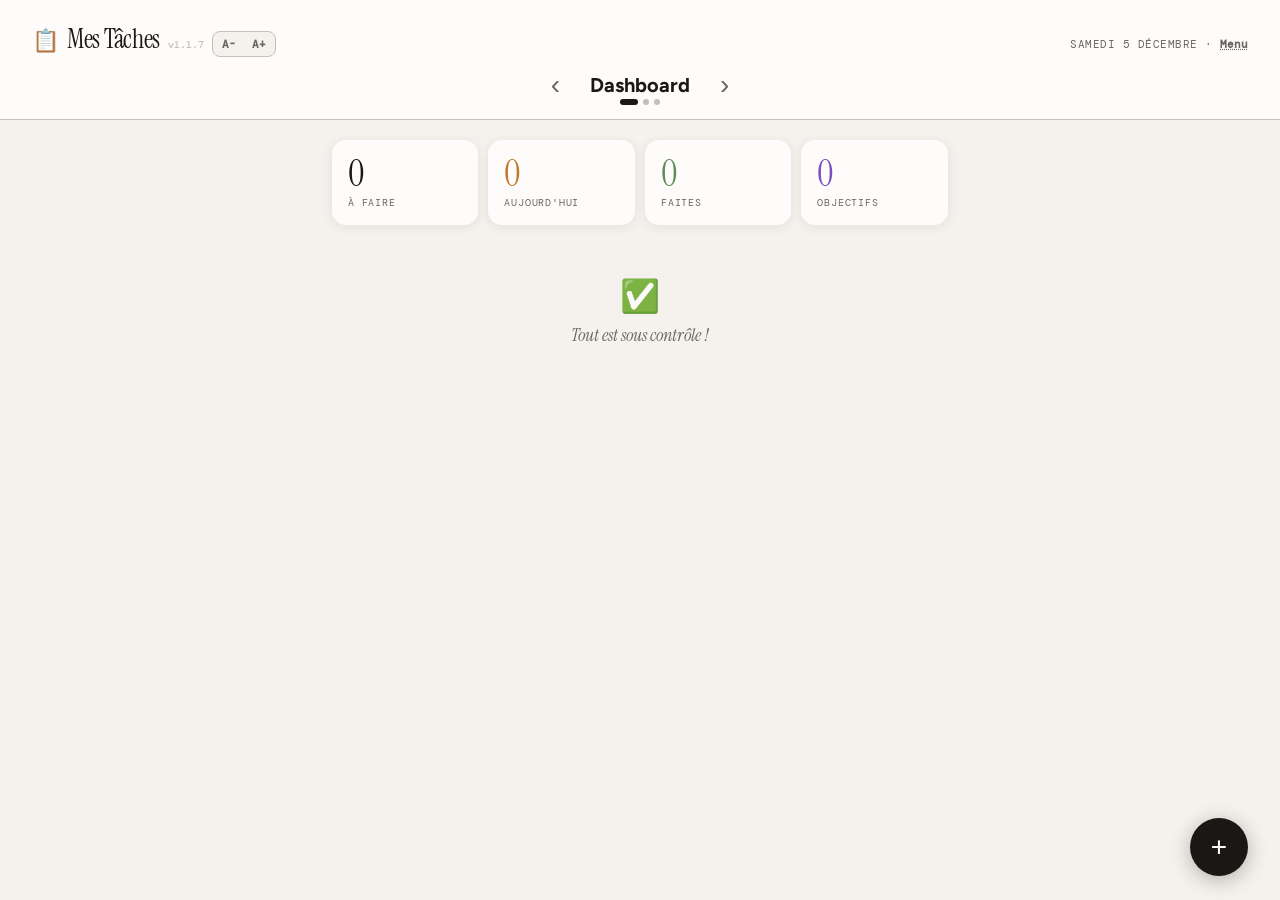
<file: mes-taches.html>
<!DOCTYPE html>
<html lang="fr">
<head>
<meta charset="UTF-8">
<meta name="viewport" content="width=device-width, initial-scale=1.0, viewport-fit=cover">
<title>Mes Tâches v1.1.7</title>
<link href="https://fonts.googleapis.com/css2?family=Instrument+Serif:ital@0;1&family=DM+Mono:wght@400;500&family=Figtree:wght@300;400;500;600&display=swap" rel="stylesheet">
<style>
:root{
  --bg:#F5F2ED;--surface:#FDFCFA;--ink:#1A1714;--ink-soft:#6B6560;--ink-faint:#C5BFB8;
  --pro:#2D5BE3;--pro-soft:#EBF0FD;--perso:#D4622A;--perso-soft:#FDF0EA;
  --done:#5C8C5A;--urgent:#C23B3B;--overdue-soft:#FDE8E8;
  --today-c:#C27A2A;--today-soft:#FDF3E3;--someday:#6B8CA8;--someday-soft:#EBF2F8;
  --waiting:#8A6A2A;--waiting-soft:#FBF4E3;--planned:#5A6FCF;--planned-soft:#EAEFFD;--inprogress:#2D7A5B;--inprogress-soft:#E8F5EF;
  --obj:#7B4FBF;--obj-soft:#F2EDFC;--undef:#9E6B3A;--undef-soft:#FDF4EB;--service:#2A7A8C;--service-soft:#E6F3F6;
  --radius:14px;--shadow:0 2px 12px rgba(26,23,20,.08);
}
*{box-sizing:border-box;margin:0;padding:0;}
body{background:var(--bg);font-family:'Figtree',sans-serif;color:var(--ink);height:100dvh;overflow:hidden;display:flex;flex-direction:column;padding-bottom:env(safe-area-inset-bottom);}

/* ── HEADER ── */
header{background:var(--surface);border-bottom:1px solid var(--ink-faint);padding:18px 20px 0;flex-shrink:0;z-index:100;}
.header-top{display:flex;align-items:baseline;justify-content:space-between;margin-bottom:14px;}
h1{font-family:'Instrument Serif',serif;font-size:26px;font-weight:400;letter-spacing:-.3px;}
.date-label{font-family:'DM Mono',monospace;font-size:11px;color:var(--ink-soft);text-transform:uppercase;letter-spacing:.5px;}

/* ── PAGE TABS ── */
/* ── PAGE NAV ── */
.page-tabs{padding:0 0 10px;}
.page-nav{display:flex;align-items:center;justify-content:center;gap:12px;}
.page-nav-arrow{background:none;border:none;font-size:28px;font-weight:300;color:var(--ink-soft);cursor:pointer;padding:0 8px;line-height:1;transition:color .15s,transform .1s;user-select:none;-webkit-tap-highlight-color:transparent;}
.page-nav-arrow:hover{color:var(--ink);}
.page-nav-arrow:active{transform:scale(.88);}
.page-nav-label{font-family:'Figtree',sans-serif;font-size:20px;font-weight:700;color:var(--ink);min-width:120px;text-align:center;transition:opacity .15s;}
.page-dots{display:flex;gap:5px;padding-bottom:4px;justify-content:center;}
.page-dot{width:6px;height:6px;border-radius:50%;background:var(--ink-faint);transition:all .2s;cursor:pointer;}
.page-dot.active{background:var(--ink);width:18px;border-radius:3px;}

/* ── FILTERS ── */
.filters-wrap{padding:6px 0 10px;display:flex;align-items:center;justify-content:center;gap:0;}
.filters-wrap::-webkit-scrollbar{display:none;}
.filter-inner{display:flex;gap:6px;}
.vtog-separator{width:1px;background:var(--ink-faint);align-self:stretch;margin:0 10px;flex-shrink:0;}
.filter-btn{flex-shrink:0;padding:5px 13px;border-radius:20px;border:1.5px solid var(--ink-faint);background:transparent;font-family:'Figtree',sans-serif;font-size:12px;font-weight:500;color:var(--ink-soft);cursor:pointer;transition:all .15s;}
.filter-btn.active{background:var(--ink);border-color:var(--ink);color:#fff;}
.filter-btn[data-f="pro"].active{background:var(--pro);border-color:var(--pro);}
.filter-btn[data-f="perso"].active{background:var(--perso);border-color:var(--perso);}

/* view toggle (liste / kanban) — à gauche du séparateur */
.view-toggle{display:flex;gap:2px;background:var(--bg);border-radius:10px;padding:2px;border:1.5px solid var(--ink-faint);flex-shrink:0;}
.vtog-btn{padding:4px 10px;border-radius:7px;border:none;background:transparent;font-family:'Figtree',sans-serif;font-size:13px;font-weight:500;color:var(--ink-soft);cursor:pointer;transition:all .15s;white-space:nowrap;}
.vtog-btn.active{background:var(--surface);color:var(--ink);box-shadow:0 1px 3px rgba(26,23,20,.1);}

/* ── BOOK ── */
main{flex:1;display:flex;flex-direction:column;overflow:hidden;min-height:0;}
.book{flex:1;display:flex;width:300%;min-height:0;transition:transform .35s cubic-bezier(.4,0,.2,1);will-change:transform;}
.book.notrans{transition:none;}
.page{width:calc(100%/3);flex-shrink:0;min-height:0;overflow-y:auto;overflow-x:hidden;}

/* ── PAGE INNER ── */
.page-inner{max-width:680px;margin:0 auto;padding:16px 16px 120px;}

/* ── STATS BAR ── */
.stats-bar{display:flex;gap:16px;padding:8px 20px 2px;max-width:680px;margin:0 auto;}
.stat{font-family:'DM Mono',monospace;font-size:11px;color:var(--ink-soft);}
.stat span{font-weight:500;color:var(--ink);}

.section-label{font-family:'DM Mono',monospace;font-size:10px;font-weight:500;letter-spacing:1px;text-transform:uppercase;color:var(--ink-soft);margin:24px 0 10px 2px;}
.section-label:first-child{margin-top:4px;}

/* ── DASHBOARD ── */
.dash-grid{display:grid;grid-template-columns:1fr 1fr;gap:10px;margin-bottom:20px;}
.dash-card{background:var(--surface);border-radius:var(--radius);padding:16px;box-shadow:var(--shadow);cursor:pointer;transition:transform .12s;}
.dash-card:active{transform:scale(.97);}
.dash-card .dc-val{font-family:'Instrument Serif',serif;font-size:36px;font-weight:400;line-height:1;margin-bottom:4px;}
.dash-card .dc-lbl{font-family:'DM Mono',monospace;font-size:10px;text-transform:uppercase;letter-spacing:.8px;color:var(--ink-soft);}
.dash-card.red .dc-val{color:var(--urgent);}
.dash-card.orange .dc-val{color:var(--today-c);}
.dash-card.green .dc-val{color:var(--done);}
.dash-card.purple .dc-val{color:var(--obj);}
.dash-section-title{font-family:'Instrument Serif',serif;font-size:18px;font-weight:400;margin:24px 0 10px;font-style:italic;color:var(--ink-soft);}
.dash-task{background:var(--surface);border-radius:10px;padding:10px 14px;margin-bottom:6px;display:flex;align-items:center;gap:10px;box-shadow:var(--shadow);border-left:3px solid var(--ink-faint);cursor:pointer;}
.dash-task.overdue{border-left-color:var(--urgent);}
.dash-task-title{font-size:14px;font-weight:500;flex:1;white-space:nowrap;overflow:hidden;text-overflow:ellipsis;}
.dash-task-meta{display:flex;gap:5px;align-items:center;flex-shrink:0;}
.dash-obj{background:var(--surface);border-radius:10px;padding:12px 14px;margin-bottom:6px;box-shadow:var(--shadow);border-left:3px solid var(--obj);cursor:pointer;}
.dash-obj-row{display:flex;align-items:center;gap:8px;margin-bottom:6px;}
.dash-obj-title{font-size:14px;font-weight:600;flex:1;white-space:nowrap;overflow:hidden;text-overflow:ellipsis;}
.dash-obj-pct{font-family:'DM Mono',monospace;font-size:11px;color:var(--obj);}
.dash-progress{height:3px;background:var(--bg);border-radius:2px;overflow:hidden;}
.dash-progress-fill{height:100%;background:var(--obj);border-radius:2px;}

/* ── TASK CARD (page Actions) ── */
.task-card{background:var(--surface);border-radius:var(--radius);padding:14px 16px 14px;margin-bottom:8px;box-shadow:var(--shadow);display:flex;flex-wrap:wrap;align-items:flex-start;gap:12px;border-left:3px solid var(--ink-faint);transition:box-shadow .15s,transform .15s,opacity .15s;}
@keyframes slideIn{from{opacity:0;transform:translateY(5px);}to{opacity:1;transform:translateY(0);}}
.task-card{animation:slideIn .22s ease;}
.task-card.done{opacity:.42;}
.task-card.done .task-title{text-decoration:line-through;}
.task-card.overdue{border-left-color:var(--urgent);}
.task-card.drag-over{box-shadow:0 0 0 2.5px var(--obj);}
.check-wrap{margin-top:2px;flex-shrink:0;}
.check{width:22px;height:22px;border-radius:50%;border:2px solid var(--ink-faint);background:transparent;cursor:pointer;appearance:none;-webkit-appearance:none;transition:all .15s;position:relative;}
.check:checked{background:var(--done);border-color:var(--done);}
.check:checked::after{content:'';position:absolute;left:5px;top:2px;width:8px;height:13px;border:2px solid #fff;border-top:none;border-left:none;transform:rotate(45deg);}
.task-body{flex:1;min-width:0;cursor:pointer;}
.task-title{font-size:15px;font-weight:500;line-height:1.35;word-break:break-word;margin-bottom:5px;}
.task-meta{display:flex;gap:6px;flex-wrap:wrap;align-items:center;}
.task-note{font-size:13px;color:var(--ink-soft);margin-top:3px;line-height:1.4;margin-bottom:4px;}
.card-actions{display:flex;flex-direction:column;gap:4px;flex-shrink:0;}
.icon-btn{background:none;border:none;cursor:pointer;padding:3px 5px;line-height:1;font-size:14px;color:var(--ink-faint);border-radius:6px;transition:color .15s,background .15s;}
.icon-btn:hover{color:var(--ink);background:var(--bg);}

/* ── TAGS ── */
.tag{font-family:'DM Mono',monospace;font-size:10px;font-weight:500;letter-spacing:.3px;padding:2px 8px;border-radius:20px;text-transform:uppercase;}
.tag.pro{background:var(--pro-soft);color:var(--pro);}
.tag.perso{background:var(--perso-soft);color:var(--perso);}
.tag.urgent{background:var(--overdue-soft);color:var(--urgent);}
.tag.undef{background:var(--undef-soft);color:var(--undef);}
/* obj-tag: no truncate, wraps naturally */
.tag.obj-tag{background:var(--obj-soft);color:var(--obj);text-transform:none;font-size:11px;white-space:normal;word-break:break-word;}
.due-tag{display:inline-flex;align-items:center;gap:3px;padding:2px 8px;border-radius:20px;font-family:'DM Mono',monospace;font-size:10px;font-weight:500;}
.due-tag.overdue{background:var(--overdue-soft);color:var(--urgent);}
.due-tag.today{background:var(--today-soft);color:var(--today-c);}
.due-tag.upcoming{background:var(--bg);color:var(--ink-soft);border:1px solid var(--ink-faint);}
.status-tag{display:inline-flex;align-items:center;gap:3px;padding:2px 8px;border-radius:20px;font-family:'DM Mono',monospace;font-size:10px;font-weight:500;}
.status-tag.en-cours{background:var(--inprogress-soft);color:var(--inprogress);}
.status-tag.en-attente-retour{background:var(--waiting-soft);color:var(--waiting);}
.status-tag.planifie{background:var(--planned-soft);color:var(--planned);}
.status-tag.un-jour{background:var(--someday-soft);color:var(--someday);}
.status-tag.en-service{background:var(--service-soft);color:var(--service);}

/* ── SOUS-ACTIONS ── */
.subtask-section{margin-top:14px;}
.subtask-section>label{font-size:11px;font-weight:600;color:var(--ink-soft);text-transform:uppercase;letter-spacing:.5px;display:block;margin-bottom:8px;}
.subtask-add-row{display:flex;gap:6px;margin-bottom:8px;}
.subtask-add-row input{flex:1;padding:7px 10px;border-radius:10px;border:1.5px solid var(--ink-faint);background:var(--bg);font-family:'Figtree',sans-serif;font-size:13px;color:var(--ink);}
.subtask-add-row input:focus{outline:none;border-color:var(--ink);}
.subtask-add-btn{padding:7px 12px;border-radius:10px;border:1.5px solid var(--ink-faint);background:transparent;font-size:18px;cursor:pointer;color:var(--ink-soft);transition:all .15s;}
.subtask-add-btn:hover{border-color:var(--ink);color:var(--ink);}
.subtask-list{display:flex;flex-direction:column;gap:5px;margin-bottom:4px;}
.subtask-item{display:flex;align-items:center;gap:8px;padding:7px 10px;border-radius:10px;background:var(--surface);border:1px solid var(--ink-faint);}
.subtask-item.done-sub .subtask-label{text-decoration:line-through;color:var(--ink-faint);}
.subtask-check{width:16px;height:16px;accent-color:var(--inprogress);cursor:pointer;flex-shrink:0;}
.subtask-label{flex:1;font-size:13px;color:var(--ink);line-height:1.3;}
.subtask-del{border:none;background:none;color:var(--ink-faint);cursor:pointer;font-size:16px;padding:0 3px;line-height:1;transition:color .15s;}
.subtask-del:hover{color:var(--urgent);}
.sub-prog{display:flex;align-items:center;gap:6px;margin-top:5px;font-size:11px;color:var(--ink-soft);}
.sub-prog-label{font-weight:600;}
.sub-prog-label .sp-n{color:var(--inprogress);}
.sub-bar{flex:1;height:4px;border-radius:2px;background:var(--ink-faint);overflow:hidden;}
.sub-bar-fill{height:100%;background:var(--inprogress);border-radius:2px;transition:width .3s;}

/* ── OBJECTIVES PAGE — sticky Non Défini ── */
.obj-page-wrap{display:flex;flex-direction:column;height:100%;}
.obj-sticky{flex-shrink:0;padding:16px 16px 0;width:100%;background:var(--bg);z-index:10;}
.obj-scroll{flex:1;overflow-y:auto;padding:8px 16px 120px;width:100%;}
.obj-layout-toggle{display:flex;gap:2px;padding:6px 16px 0;flex-shrink:0;}
.olay-btn{padding:5px 12px;border-radius:8px;border:1.5px solid var(--ink-faint);background:transparent;font-size:13px;color:var(--ink-soft);cursor:pointer;transition:all .15s;display:flex;align-items:center;gap:5px;}
.olay-btn.sel{background:var(--ink);border-color:var(--ink);color:#fff;}
.obj-scroll.layout-grid{display:grid;grid-template-columns:repeat(auto-fill,minmax(300px,1fr));gap:10px;align-items:start;}
.obj-scroll.layout-grid .obj-group-label{grid-column:1 / -1;}
.obj-sticky.layout-grid{}

/* ── OBJECTIVE BUCKET ── */
.obj-bucket{background:var(--surface);border-radius:var(--radius);margin-bottom:10px;box-shadow:var(--shadow);overflow:hidden;transition:box-shadow .15s,background .15s;}
.obj-bucket.undef-bucket{}
.obj-bucket.drag-over{box-shadow:0 0 0 2.5px var(--obj);background:var(--obj-soft);}
.bucket-head{display:flex;align-items:center;gap:10px;padding:14px 16px;cursor:pointer;user-select:none;}
.bucket-head:hover{background:rgba(0,0,0,.02);}
.bucket-chevron{font-size:11px;color:var(--ink-faint);transition:transform .2s;flex-shrink:0;}
.bucket-open .bucket-chevron{transform:rotate(90deg);}
.bucket-icon{font-size:20px;flex-shrink:0;}
.bucket-info{flex:1;min-width:0;}
.bucket-title{font-size:15px;font-weight:600;line-height:1.3;white-space:nowrap;overflow:hidden;text-overflow:ellipsis;}
.bucket-sub{font-family:'DM Mono',monospace;font-size:10px;color:var(--ink-soft);margin-top:2px;}
.bucket-badges{display:flex;gap:6px;align-items:center;flex-shrink:0;}
.bucket-pct{font-family:'DM Mono',monospace;font-size:11px;color:var(--obj);font-weight:500;}
.bucket-pct.undef{color:var(--undef);}
.bucket-body{display:none;padding:0 12px 12px;}
.bucket-open .bucket-body{display:block;}
.obj-divider-line{height:1px;background:var(--ink);opacity:.7;margin:0 4px 12px;}


.bucket-add-btn{display:flex;align-items:center;gap:6px;width:100%;padding:8px 4px;margin-top:6px;background:none;border:1.5px dashed var(--ink-faint);border-radius:8px;font-family:'Figtree',sans-serif;font-size:13px;color:var(--ink-soft);cursor:pointer;transition:all .15s;justify-content:center;}
.bucket-add-btn:hover{border-color:var(--obj);color:var(--obj);background:var(--obj-soft);}
.bucket-edit-btn{background:none;border:none;color:var(--ink-faint);font-size:14px;cursor:pointer;padding:3px 5px;border-radius:6px;transition:color .15s;}
.bucket-edit-btn:hover{color:var(--ink);}
.bucket-drop-zone{border:2px dashed var(--ink-faint);border-radius:10px;padding:10px;text-align:center;font-family:'DM Mono',monospace;font-size:10px;color:var(--ink-faint);letter-spacing:.5px;text-transform:uppercase;transition:all .15s;margin-top:8px;}
.bucket-drop-zone.drag-over{border-color:var(--obj);background:var(--obj-soft);color:var(--obj);}

/* Task row inside bucket */
.bucket-task{display:flex;align-items:flex-start;gap:10px;padding:9px 4px;border-bottom:1px solid var(--bg);cursor:grab;}
.bucket-task:last-child{border-bottom:none;}
.bucket-task:active{cursor:grabbing;}
.bucket-task.dragging{opacity:.3;}
.bucket-task.urgent-task{background:rgba(194,59,59,.03);border-radius:6px;}
.bucket-task-title{flex:1;font-size:14px;font-weight:500;min-width:0;overflow:hidden;text-overflow:ellipsis;white-space:nowrap;}
.bucket-task-title.done-title{opacity:.5;text-decoration:line-through;}
.bucket-task-meta{display:flex;gap:4px;align-items:center;flex-shrink:0;}
.bt-drag{color:var(--ink-faint);font-size:14px;flex-shrink:0;cursor:grab;user-select:none;padding-top:2px;}
.bt-edit{background:none;border:none;color:var(--ink-faint);font-size:13px;cursor:pointer;padding:2px 4px;border-radius:4px;flex-shrink:0;}
.bt-edit:hover{color:var(--ink);}
.bt-check{width:18px;height:18px;border-radius:50%;border:2px solid var(--ink-faint);background:transparent;cursor:pointer;appearance:none;-webkit-appearance:none;position:relative;flex-shrink:0;transition:all .15s;margin-top:2px;}
.bt-check:checked{background:var(--done);border-color:var(--done);}
.bt-check:checked::after{content:'';position:absolute;left:4px;top:1px;width:6px;height:10px;border:2px solid #fff;border-top:none;border-left:none;transform:rotate(45deg);}

/* Drag ghost */
.drag-ghost{position:fixed;pointer-events:none;z-index:9999;background:var(--surface);border-radius:10px;padding:10px 14px;box-shadow:0 8px 24px rgba(26,23,20,.2);font-size:14px;font-weight:500;white-space:nowrap;max-width:240px;overflow:hidden;text-overflow:ellipsis;border-left:3px solid var(--obj);transform:translate(-50%,-50%) rotate(2deg) scale(1.04);opacity:.95;}

/* ── KANBAN ── */
.kanban-outer{display:flex;flex-direction:column;height:100%;min-height:0;}
.kanban-header-bar{flex-shrink:0;overflow:hidden;background:var(--bg);z-index:20;}
.kanban-header-inner{display:grid;grid-template-columns:repeat(6,minmax(200px,1fr));gap:10px;padding:10px 12px 0;}
.kanban-col-head{padding:10px 14px;display:flex;align-items:center;gap:8px;background:var(--surface);border-radius:var(--radius) var(--radius) 0 0;border-bottom:2px solid var(--ink-faint);user-select:none;}
.kanban-col-head.col-drag-over{border-bottom-color:var(--obj);background:var(--obj-soft);}
.kcol-drag-handle{color:var(--ink-faint);font-size:14px;cursor:grab;flex-shrink:0;}
.kcol-drag-handle:active{cursor:grabbing;}
.kanban-scroll{overflow-x:auto;overflow-y:auto;flex:1;}
.kanban-wrap{display:grid;grid-template-columns:repeat(6,minmax(200px,1fr));gap:10px;padding:0 12px 120px;align-items:start;}
.kanban-col{background:var(--bg);border-radius:0 0 var(--radius) var(--radius);}
.gist-modal-overlay{display:none;}
.gist-modal{display:none;}

/* GOOGLE DRIVE SYNC */
.drive-login-overlay{position:fixed;inset:0;background:rgba(245,242,237,.97);z-index:600;display:none;align-items:center;justify-content:center;flex-direction:column;gap:20px;}
.drive-login-overlay.open{display:flex;}
.drive-loading-overlay{position:fixed;inset:0;background:rgba(245,242,237,.97);z-index:600;display:none;align-items:center;justify-content:center;flex-direction:column;gap:16px;}
.drive-loading-overlay.open{display:flex;}
.drive-update-overlay{position:fixed;inset:0;background:rgba(26,23,20,.45);z-index:600;display:none;align-items:center;justify-content:center;}
.drive-update-overlay.open{display:flex;}
.drive-update-card{background:var(--surface);border-radius:20px;width:90%;max-width:420px;padding:28px 24px;display:flex;flex-direction:column;gap:14px;}
@keyframes spin{to{transform:rotate(360deg)}}
.sync-badge{display:inline-flex;align-items:center;gap:5px;font-family:'DM Mono',monospace;font-size:10px;padding:3px 9px;border-radius:20px;cursor:pointer;transition:all .2s;border:1.5px solid transparent;}
.sync-badge.synced{color:var(--done);border-color:var(--done);background:#e8f5ef;}
.sync-badge.syncing{color:var(--today-c);border-color:var(--today-c);background:var(--today-soft);}
.sync-badge.error{color:var(--urgent);border-color:var(--urgent);background:var(--overdue-soft);}
.sync-badge.offline{color:var(--ink-soft);border-color:var(--ink-faint);background:var(--bg);}

#pageActions{overflow:hidden;}
.kcard-move-popup{background:var(--surface);border-radius:10px;box-shadow:0 4px 16px rgba(26,23,20,.15);padding:6px;min-width:150px;display:none;flex-direction:column;gap:2px;border:1px solid var(--ink-faint);margin-top:4px;}
.kcard-move-popup.open{display:flex;}
.kcard-move-opt{padding:8px 12px;border:none;background:transparent;text-align:left;font-family:'Figtree',sans-serif;font-size:13px;cursor:pointer;border-radius:8px;color:var(--ink);}
.kcard-move-opt:hover{background:var(--bg);}
.kcard-wrap{position:relative;}
.modal-close-btn{position:absolute;top:16px;right:16px;border:none;background:none;font-size:22px;line-height:1;cursor:pointer;color:var(--ink-soft);padding:4px 8px;border-radius:8px;z-index:10;}
.modal-close-btn:hover{background:var(--bg);color:var(--ink);}
.modal{position:relative;}
.sync-update-banner{position:fixed;top:0;left:0;right:0;z-index:999;background:var(--pro);color:#fff;padding:14px 20px;display:flex;align-items:center;justify-content:space-between;gap:12px;font-family:'Figtree',sans-serif;font-size:14px;font-weight:500;box-shadow:0 2px 12px rgba(0,0,0,.2);transform:translateY(-100%);transition:transform .3s ease;}
.sync-update-banner.visible{transform:translateY(0);}
.sync-update-banner button{padding:6px 14px;border-radius:20px;border:2px solid rgba(255,255,255,.7);background:transparent;color:#fff;font-family:'Figtree',sans-serif;font-size:13px;font-weight:600;cursor:pointer;white-space:nowrap;}
.sync-update-banner button:hover{background:rgba(255,255,255,.2);}
.sync-update-banner .dismiss-btn{background:none;border:none;color:rgba(255,255,255,.7);font-size:20px;padding:0 4px;cursor:pointer;}
.vmenu-item{display:block;width:100%;text-align:left;padding:8px 12px;border:none;background:transparent;font-family:'Figtree',sans-serif;font-size:13px;cursor:pointer;border-radius:8px;color:var(--ink);}
.vmenu-item:hover{background:var(--bg);}
.vmenu-item.raz{color:var(--urgent);}
.vmenu-item.raz:hover{background:var(--overdue-soft);}
.vmenu-item.gist{color:var(--pro);}
.vmenu-item.gist:hover{background:var(--pro-soft);}
#versionMenuBtn.gist-ok{border-color:var(--done);color:var(--done);}
#versionMenuBtn.gist-err{border-color:var(--urgent);color:var(--urgent);}
#versionMenuBtn.gist-sync{border-color:var(--today-c);color:var(--today-c);}
.kanban-sub-head{display:flex;align-items:center;justify-content:space-between;padding:14px 4px 6px;margin-top:10px;border-top:1px solid var(--ink-faint);}
.kanban-someday .kcard{opacity:.75;background:var(--someday-soft);}
.kanban-waiting .kcard{opacity:.75;background:var(--waiting-soft);}
.kanban-col[data-colkey='en-service'] .kcard{border-left-color:var(--service);}
.obj-group-label{font-family:'DM Mono',monospace;font-size:10px;font-weight:500;text-transform:uppercase;letter-spacing:.8px;color:var(--ink-soft);padding:16px 4px 6px;border-top:1px solid var(--ink-faint);margin-top:4px;}

.obj-picker{position:relative;}
.obj-picker-btn{width:100%;padding:10px 12px;border-radius:10px;border:1.5px solid var(--ink-faint);background:var(--bg);font-family:'Figtree',sans-serif;font-size:14px;color:var(--ink);text-align:left;cursor:pointer;display:flex;align-items:center;gap:8px;transition:border-color .15s;}
.obj-picker-btn:focus,.obj-picker-btn.open{border-color:var(--ink);outline:none;}
.obj-picker-dropdown{display:none;position:absolute;left:0;right:0;top:calc(100% + 4px);background:var(--surface);border:1.5px solid var(--ink-faint);border-radius:12px;box-shadow:0 4px 20px rgba(26,23,20,.12);z-index:200;max-height:220px;overflow-y:auto;padding:4px;}
.obj-picker-dropdown.open{display:block;}
.obj-picker-opt{width:100%;padding:9px 12px;border:none;background:transparent;font-family:'Figtree',sans-serif;font-size:14px;color:var(--ink);text-align:left;cursor:pointer;border-radius:8px;display:flex;align-items:center;gap:8px;transition:background .1s;}
.obj-picker-opt:hover{background:var(--bg);}
.obj-picker-opt.selected{background:var(--obj-soft);color:var(--obj);}
.obj-picker-icon{width:20px;height:20px;border-radius:4px;object-fit:cover;flex-shrink:0;}

/* ── RECURRENCE ── */
.recur-group{display:flex;flex-wrap:wrap;gap:6px;margin-top:4px;}
.recur-pill{padding:5px 12px;border-radius:20px;border:1.5px solid var(--ink-faint);background:transparent;font-family:'Figtree',sans-serif;font-size:12px;font-weight:500;color:var(--ink-soft);cursor:pointer;transition:all .15s;}
.recur-pill.sel{background:var(--obj);border-color:var(--obj);color:#fff;}
.recur-mode-pill{padding:5px 12px;border-radius:20px;border:1.5px solid var(--ink-faint);background:transparent;font-family:'Figtree',sans-serif;font-size:12px;font-weight:500;color:var(--ink-soft);cursor:pointer;transition:all .15s;}
.recur-mode-pill.sel{background:var(--obj);border-color:var(--obj);color:#fff;}
.recur-badge{display:inline-flex;align-items:center;gap:3px;font-family:'DM Mono',monospace;font-size:10px;padding:2px 7px;border-radius:20px;background:rgba(99,91,255,.1);color:var(--obj);border:1px solid rgba(99,91,255,.25);white-space:nowrap;}
.sub-counter-btn{display:inline-flex;align-items:center;gap:4px;background:none;border:1.5px solid var(--ink-faint);border-radius:20px;padding:2px 8px;font-family:'DM Mono',monospace;font-size:10px;color:var(--ink-soft);cursor:pointer;transition:all .15s;white-space:nowrap;}
.sub-counter-btn:hover,.sub-counter-btn.open{border-color:var(--obj);color:var(--obj);background:var(--obj-soft);}
.sub-counter-btn .sc-arrow{font-size:8px;transition:transform .15s;}
.sub-counter-btn.open .sc-arrow{transform:rotate(90deg);}
/* Badge non-cliquable pour les autres cartes */
.sub-counter-badge{display:inline-flex;align-items:center;gap:4px;padding:2px 8px;border-radius:20px;font-family:'DM Mono',monospace;font-size:10px;color:var(--ink-faint);border:1.5px solid var(--ink-faint);white-space:nowrap;}
.sub-popup{display:none;padding:6px 4px 2px;border-top:1px solid var(--ink-faint);margin-top:6px;}
.sub-popup.open{display:block;}
.sub-popup-item{display:flex;align-items:center;gap:8px;padding:5px 2px;border-radius:6px;}
.sub-popup-item:hover{background:var(--bg);}
.sub-popup-check{width:15px;height:15px;border-radius:4px;border:1.5px solid var(--ink-faint);appearance:none;-webkit-appearance:none;cursor:pointer;flex-shrink:0;position:relative;transition:all .15s;accent-color:var(--done);}
.sub-popup-check:checked{background:var(--done);border-color:var(--done);}
.sub-popup-check:checked::after{content:'';position:absolute;left:3px;top:1px;width:5px;height:8px;border:1.5px solid #fff;border-top:none;border-left:none;transform:rotate(45deg);}
.sub-popup-label{font-size:13px;flex:1;line-height:1.3;cursor:pointer;border-radius:4px;padding:1px 3px;transition:background .12s;}
.sub-popup-label:hover{background:var(--bg);}
.sub-popup-label.done-sub{text-decoration:line-through;opacity:.5;}
.sub-popup-label-input{font-size:13px;flex:1;line-height:1.3;border:1.5px solid var(--obj);border-radius:6px;padding:2px 6px;font-family:'Figtree',sans-serif;color:var(--ink);background:var(--surface);outline:none;width:100%;}

/* ── REORDER SUBTASKS (modal) ── */
.subtask-item{display:flex;align-items:center;gap:8px;padding:6px 4px;border-radius:8px;transition:background .1s;}
.subtask-item:hover{background:var(--bg);}
.subtask-reorder{display:flex;flex-direction:column;gap:1px;flex-shrink:0;}
.subtask-reorder-btn{background:none;border:none;cursor:pointer;color:var(--ink-faint);font-size:11px;line-height:1;padding:0 2px;border-radius:3px;transition:color .15s;}
.subtask-reorder-btn:hover{color:var(--ink);}
.subtask-reorder-btn:disabled{opacity:.2;cursor:default;}
.obj-group-label:first-child{border-top:none;margin-top:0;padding-top:4px;}
.show-done-btn{font-size:11px;padding:4px 12px;border-radius:20px;border:1.5px solid var(--done);background:transparent;color:var(--done);cursor:pointer;font-family:'Figtree',sans-serif;font-weight:500;transition:all .15s;margin-bottom:8px;display:block;}
.show-done-btn:hover{background:#e8f5ef;}
.done-popup-overlay{position:fixed;inset:0;background:rgba(26,23,20,.45);z-index:300;display:flex;align-items:center;justify-content:center;opacity:0;pointer-events:none;transition:opacity .2s;}
.done-popup-overlay.open{opacity:1;pointer-events:all;}
.done-popup{background:var(--surface);border-radius:20px;width:90%;max-width:480px;max-height:80dvh;overflow-y:auto;padding:24px;transform:scale(.95);transition:transform .25s;}
.done-popup-overlay.open .done-popup{transform:scale(1);}
.done-popup-head{display:flex;align-items:center;justify-content:space-between;margin-bottom:16px;}
.done-popup-title{font-family:'Instrument Serif',serif;font-size:20px;}
.done-popup-close{border:none;background:none;font-size:24px;cursor:pointer;color:var(--ink-soft);padding:4px 8px;line-height:1;}
.done-task-row{display:flex;align-items:center;gap:10px;padding:10px 4px;border-bottom:1px solid var(--ink-faint);transition:opacity .25s;}
.done-task-row:last-child{border-bottom:none;}
.done-task-title{flex:1;font-size:14px;text-decoration:line-through;color:var(--ink-soft);}
.done-task-edit{border:none;background:none;font-size:15px;cursor:pointer;color:var(--ink-soft);padding:4px 6px;}
.done-task-edit:hover{color:var(--ink);}
.io-btn{font-size:11px;padding:5px 13px;border-radius:20px;border:1.5px solid var(--ink-faint);background:transparent;color:var(--ink-soft);cursor:pointer;font-family:'Figtree',sans-serif;font-weight:500;transition:all .15s;}
.io-btn.import{border-color:var(--pro);color:var(--pro);}
.io-btn.import:hover{background:var(--pro-soft);}
.io-btn.export{border-color:var(--done);color:var(--done);}
.io-btn.export:hover{background:#e8f5ef;}
.io-btn.raz{border-color:var(--urgent);color:var(--urgent);}
.io-btn.raz:hover{background:var(--overdue-soft);}
.kanban-col-title{font-family:'DM Mono',monospace;font-size:11px;font-weight:500;letter-spacing:.8px;text-transform:uppercase;color:var(--ink-soft);}
.kanban-col-count{font-family:'DM Mono',monospace;font-size:11px;color:var(--ink-faint);margin-left:auto;}
.kanban-col-body{padding:10px 10px 10px;min-height:80px;scrollbar-width:thin;}
.kanban-col-body.drag-over{background:rgba(123,79,191,.06);border-radius:8px;}

/* Kanban card */
.kcard{background:var(--surface);border-radius:10px;padding:12px 14px;margin-bottom:8px;box-shadow:var(--shadow);border-left:3px solid var(--ink-faint);cursor:grab;transition:box-shadow .15s,opacity .15s,transform .15s;}
.kcard:active{cursor:grabbing;}
.kcard.overdue{border-left-color:var(--urgent);}
.kcard.dragging{opacity:.35;transform:scale(.97);}
.kcard.drag-over-card{box-shadow:0 0 0 2px var(--obj);}
.kcard.waiting{opacity:.55;}
.kcard-top{display:flex;align-items:flex-start;gap:8px;}
.kcard-left{flex-shrink:0;padding-top:2px;}
.kcard-body{flex:1;min-width:0;}
.kcard-right{flex-shrink:0;display:flex;flex-direction:column;gap:4px;align-items:flex-end;}
.kcard-title{font-size:14px;font-weight:500;line-height:1.35;word-break:break-word;margin-bottom:4px;}
.kcard-meta{display:flex;gap:5px;flex-wrap:wrap;align-items:center;}
.kcard-subs{margin-top:8px;padding-top:6px;border-top:1px solid var(--bg);}
.kcard-check{width:20px;height:20px;border-radius:50%;border:2px solid var(--ink-faint);background:transparent;cursor:pointer;appearance:none;-webkit-appearance:none;position:relative;flex-shrink:0;transition:all .15s;}
.kcard-check:checked{background:var(--done);border-color:var(--done);}
.kcard-check:checked::after{content:'';position:absolute;left:4px;top:1px;width:7px;height:11px;border:2px solid #fff;border-top:none;border-left:none;transform:rotate(45deg);}
.kcard-edit{background:none;border:none;color:var(--ink-faint);font-size:13px;cursor:pointer;padding:2px 4px;border-radius:4px;}
.kcard-edit:hover{color:var(--ink);}
.kcard-status-btn{font-family:'Figtree',sans-serif;font-size:11px;font-weight:500;padding:3px 10px;border-radius:20px;border:1.5px solid var(--ink-faint);background:transparent;color:var(--ink-soft);cursor:pointer;transition:all .15s;}
.kcard-status-btn:hover{border-color:var(--inprogress);color:var(--inprogress);}

/* EMPTY */
.empty{text-align:center;padding:48px 20px;}
.empty-icon{font-size:40px;margin-bottom:12px;display:block;}
.empty-text{font-family:'Instrument Serif',serif;font-size:20px;font-style:italic;color:var(--ink-faint);}

/* FAB */
.fab{position:fixed;bottom:calc(24px + env(safe-area-inset-bottom));right:20px;width:58px;height:58px;border-radius:50%;background:var(--ink);color:#fff;font-size:28px;border:none;cursor:pointer;display:flex;align-items:center;justify-content:center;box-shadow:0 4px 20px rgba(26,23,20,.3);transition:transform .15s,background .2s;z-index:200;}
.fab:active{transform:scale(.94);}
.fab.obj-mode{background:var(--obj);}

/* MODAL */
.overlay{position:fixed;inset:0;background:rgba(26,23,20,.45);backdrop-filter:blur(4px);z-index:300;display:none;align-items:flex-end;justify-content:center;}
.overlay.open{display:flex;animation:fadeIn .2s ease;}
@keyframes fadeIn{from{opacity:0;}to{opacity:1;}}
.modal{background:var(--surface);border-radius:24px 24px 0 0;padding:24px 20px calc(28px + env(safe-area-inset-bottom));width:100%;max-width:680px;animation:slideUp .25s ease;max-height:92dvh;overflow-y:auto;}
@keyframes slideUp{from{transform:translateY(20px);opacity:0;}to{transform:translateY(0);opacity:1;}}
.modal-handle{width:36px;height:4px;background:var(--ink-faint);border-radius:2px;margin:0 auto 20px;}
.modal-head{display:flex;align-items:center;gap:10px;margin-bottom:20px;}
.modal-head h2{font-family:'Instrument Serif',serif;font-size:22px;font-weight:400;flex:1;}
.edit-badge{font-family:'DM Mono',monospace;font-size:9px;letter-spacing:.8px;text-transform:uppercase;padding:3px 8px;border-radius:20px;background:var(--bg);color:var(--ink-soft);border:1px solid var(--ink-faint);}
.field{margin-bottom:16px;}
label{display:block;font-family:'DM Mono',monospace;font-size:10px;letter-spacing:.8px;text-transform:uppercase;color:var(--ink-soft);margin-bottom:6px;}
input[type=text],input[type=date],textarea,select{width:100%;padding:12px 14px;border:1.5px solid var(--ink-faint);border-radius:10px;font-family:'Figtree',sans-serif;font-size:15px;background:var(--bg);color:var(--ink);outline:none;transition:border-color .15s;-webkit-appearance:none;appearance:none;}
input:focus,textarea:focus,select:focus{border-color:var(--ink);}
input[type=date]{font-size:14px;}
textarea{resize:none;height:72px;line-height:1.5;}
select{background-image:url("data:image/svg+xml,%3Csvg xmlns='http://www.w3.org/2000/svg' width='12' height='8' viewBox='0 0 12 8'%3E%3Cpath d='M1 1l5 5 5-5' stroke='%236B6560' stroke-width='1.5' fill='none' stroke-linecap='round'/%3E%3C/svg%3E");background-repeat:no-repeat;background-position:right 14px center;padding-right:36px;}
.field-row{display:grid;grid-template-columns:1fr 1fr;gap:12px;margin-bottom:16px;}
.ctx-group{display:grid;grid-template-columns:1fr 1fr;gap:8px;}
.ctx-btn{padding:10px;border-radius:10px;border:1.5px solid var(--ink-faint);background:transparent;font-family:'Figtree',sans-serif;font-size:14px;font-weight:500;color:var(--ink-soft);cursor:pointer;transition:all .15s;text-align:center;}
.ctx-btn[data-v=pro].sel{background:var(--pro-soft);border-color:var(--pro);color:var(--pro);}
.ctx-btn[data-v=perso].sel{background:var(--perso-soft);border-color:var(--perso);color:var(--perso);}
.status-group{display:grid;grid-template-columns:repeat(3,1fr);gap:6px;}
.status-pill{padding:8px 4px;border-radius:10px;border:1.5px solid var(--ink-faint);background:transparent;font-family:'Figtree',sans-serif;font-size:11px;font-weight:500;color:var(--ink-soft);cursor:pointer;transition:all .15s;text-align:center;line-height:1.3;}
.status-pill[data-s=a-faire].sel{background:var(--bg);border-color:var(--ink);color:var(--ink);}
.status-pill[data-s=en-cours].sel{background:var(--inprogress-soft);border-color:var(--inprogress);color:var(--inprogress);}
.status-pill[data-s=en-attente-retour].sel{background:var(--waiting-soft);border-color:var(--waiting);color:var(--waiting);}
.status-pill[data-s=planifie].sel{background:var(--planned-soft);border-color:var(--planned);color:var(--planned);}
.status-pill[data-s=un-jour].sel{background:var(--someday-soft);border-color:var(--someday);color:var(--someday);}
.status-pill[data-s=en-service].sel{background:var(--service-soft);border-color:var(--service);color:var(--service);}
.urgent-toggle{display:flex;align-items:center;gap:10px;cursor:pointer;}
.toggle-track{width:42px;height:24px;border-radius:12px;background:var(--ink-faint);position:relative;transition:background .2s;flex-shrink:0;}
.toggle-track.on{background:var(--urgent);}
.toggle-thumb{position:absolute;top:3px;left:3px;width:18px;height:18px;border-radius:50%;background:#fff;transition:left .2s;box-shadow:0 1px 4px rgba(0,0,0,.2);}
.toggle-track.on .toggle-thumb{left:21px;}
.toggle-label{font-size:14px;font-weight:500;}
.optional-toggle{display:flex;align-items:center;gap:6px;cursor:pointer;font-family:'DM Mono',monospace;font-size:10px;letter-spacing:.8px;text-transform:uppercase;color:var(--ink-soft);margin-bottom:14px;user-select:none;}
.optional-toggle .arrow{transition:transform .2s;display:inline-block;}
.optional-toggle.open .arrow{transform:rotate(90deg);}
.optional-fields{display:none;}
.optional-fields.open{display:block;}
.modal-actions{display:flex;gap:8px;margin-top:8px;}
.btn-submit{flex:1;padding:14px;border-radius:12px;background:var(--ink);color:#fff;font-family:'Figtree',sans-serif;font-size:15px;font-weight:600;border:none;cursor:pointer;transition:opacity .15s,transform .12s;}
.btn-submit:active{opacity:.88;transform:scale(.99);}
.btn-submit.obj-mode{background:var(--obj);}
.btn-delete{padding:14px 18px;border-radius:12px;background:#FDE8E8;color:var(--urgent);font-family:'Figtree',sans-serif;font-size:15px;font-weight:600;border:none;cursor:pointer;}
.emoji-row{display:flex;gap:8px;flex-wrap:wrap;}
.emoji-pick{width:40px;height:40px;border-radius:10px;border:1.5px solid var(--ink-faint);background:var(--bg);font-size:18px;cursor:pointer;display:flex;align-items:center;justify-content:center;transition:all .12s;}
.emoji-pick.sel{border-color:var(--obj);background:var(--obj-soft);transform:scale(1.1);}
.toast{position:fixed;bottom:calc(100px + env(safe-area-inset-bottom));left:50%;transform:translateX(-50%) translateY(10px);background:var(--ink);color:#fff;font-family:'Figtree',sans-serif;font-size:13px;font-weight:500;padding:10px 18px;border-radius:20px;opacity:0;transition:opacity .2s,transform .2s;pointer-events:none;white-space:nowrap;z-index:500;}
.toast.show{opacity:1;transform:translateX(-50%) translateY(0);}

@media(min-width:600px){
  header{padding:22px 32px 0;}
  .page-inner{padding:20px 32px 100px;}
  .obj-sticky,.obj-scroll{padding-left:32px;padding-right:32px;}
  .fab{right:32px;}
  .modal{border-radius:24px;margin-bottom:40px;}
  .overlay{align-items:center;}
  .dash-grid{grid-template-columns:repeat(4,1fr);}
}
</style>
</head>
<body>

<header>
  <div class="header-top">
    <div style="display:flex;align-items:baseline;gap:8px;">
      <span style="font-size:22px;line-height:1;">📋</span>
      <h1>Mes Tâches</h1>
      <span id="headerVersionTag" style="font-family:'DM Mono',monospace;font-size:10px;color:var(--ink-faint);font-weight:500;"></span>
      <div class="font-size-toggle" style="display:flex;gap:2px;background:var(--bg);border-radius:8px;padding:2px;border:1.5px solid var(--ink-faint);">
        <button id="fontDecBtn" type="button" title="Réduire la taille du texte" style="border:none;background:transparent;font-family:'DM Mono',monospace;font-size:11px;font-weight:600;color:var(--ink-soft);cursor:pointer;padding:3px 7px;border-radius:6px;">A-</button>
        <button id="fontIncBtn" type="button" title="Augmenter la taille du texte" style="border:none;background:transparent;font-family:'DM Mono',monospace;font-size:11px;font-weight:600;color:var(--ink-soft);cursor:pointer;padding:3px 7px;border-radius:6px;">A+</button>
      </div>
    </div>
    <div class="date-label" id="dateLabel"></div>
  </div>
  <div id="versionMenu" style="display:none;position:fixed;background:var(--surface);border-radius:14px;box-shadow:0 4px 24px rgba(26,23,20,.15);border:1px solid var(--ink-faint);padding:8px;z-index:500;min-width:180px;flex-direction:column;gap:2px;">
      <div style="font-size:11px;font-family:'DM Mono',monospace;color:var(--ink-soft);padding:4px 8px 8px;border-bottom:1px solid var(--ink-faint);margin-bottom:4px;text-transform:uppercase;letter-spacing:1.5px;font-weight:600;">Menu</div>
      <button class="vmenu-item" id="importBtn">⬆ Importer</button>
      <button class="vmenu-item" id="exportBtn">⬇ Exporter</button>
      <button class="vmenu-item raz" id="razBtn">🗑 Remise à zéro</button>
      <div style="height:1px;background:var(--ink-faint);margin:4px 0;"></div>
      <button class="vmenu-item gist" id="syncBadge">☁ Google Drive</button>
      <button class="vmenu-item" id="forceSyncBtn">↻ Forcer l'écrasement</button>
    </div>
  <div class="page-tabs">
    <div class="page-nav">
      <button class="page-nav-arrow" id="pageNavPrev">‹</button>
      <div class="page-nav-label" id="pageNavLabel">Dashboard</div>
      <button class="page-nav-arrow" id="pageNavNext">›</button>
    </div>
    <div class="page-dots">
      <div class="page-dot active" data-page="0"></div>
      <div class="page-dot" data-page="1"></div>
      <div class="page-dot" data-page="2"></div>
    </div>
  </div>
  <div class="filters-wrap" id="filtersWrap" style="display:none">
    <div class="view-toggle" id="viewToggle">
      <button class="vtog-btn active" data-v="liste">☰</button>
      <button class="vtog-btn" data-v="kanban">⬛</button>
    </div>
    <div class="vtog-separator"></div>
    <div class="filter-inner" id="filterInner"></div>
  </div>
</header>

<div class="stats-bar" id="statsBar" style="display:none"></div>

<main id="mainWrap">
  <div class="book" id="book">

    <div class="page"><div class="page-inner" id="dashContent"></div></div>

    <div class="page" id="pageObj">
      <div class="obj-page-wrap" id="objPageWrap">
        <div class="obj-layout-toggle" id="objLayoutToggle">
          <button class="olay-btn sel" data-lay="down" title="Vue en liste">↓ Liste</button>
          <button class="olay-btn" data-lay="grid" title="Vue mosaïque">▦ Mosaïque</button>
        </div>
        <div class="obj-sticky" id="objSticky"></div>
        <div class="obj-scroll" id="objScroll"></div>
      </div>
    </div>

    <div class="page" id="pageActions">
      <div class="page-inner" id="taskList"></div>
      <div id="kanbanWrap" style="display:none;height:100%;"></div>
    </div>

  </div>
</main>

<div class="sync-update-banner" id="syncUpdateBanner" style="display:none">
  <span id="syncUpdateMsg"></span>
  <div style="display:flex;gap:8px;align-items:center;">
    <button id="syncUpdateOk">Charger</button>
    <button class="dismiss-btn" id="syncUpdateDismiss">×</button>
  </div>
</div>

<button class="fab" id="fabBtn">+</button>
<div class="toast" id="toast"></div>

<div class="overlay" id="overlayTask">
  <div class="modal" role="dialog" aria-modal="true">
    <div class="modal-handle"></div>
    <div class="modal-head">
      <h2 id="taskModalTitle">Nouvelle tâche</h2>
      <span class="edit-badge" id="taskEditBadge" style="display:none">Modification</span>
      <button class="modal-close-btn" id="taskModalCloseBtn" aria-label="Fermer">×</button>
    </div>
    <div class="field"><label>Intitulé *</label><input type="text" id="inputTitle" placeholder="Que dois-je faire ?" autocomplete="off"/></div>
    <div class="field">
      <label>Statut</label>
      <div class="status-group">
        <button class="status-pill sel" data-s="a-faire">À faire</button>
        <button class="status-pill" data-s="planifie">Planifié</button>
        <button class="status-pill" data-s="en-cours">En cours / Chez moi</button>
        <button class="status-pill" data-s="en-attente-retour">En cours / En attente</button>
        <button class="status-pill" data-s="un-jour">Un jour</button>
        <button class="status-pill" data-s="en-service">En service</button>
      </div>
    </div>
    <div class="subtask-section">
      <label>Sous-actions</label>
      <div class="subtask-add-row">
        <input type="text" id="inputSubtask" placeholder="Ajouter une sous-action… (Entrée pour valider)" autocomplete="off"/>
        <button class="subtask-add-btn" id="addSubtaskBtn" title="Ajouter">+</button>
      </div>
      <div class="subtask-list" id="subtaskList"></div>
    </div>
    <div class="optional-toggle" id="optToggle"><span class="arrow">▶</span> Options</div>
    <div class="optional-fields" id="optFields">
      <div class="field"><label>Note</label><textarea id="inputNote" placeholder="Contexte, lien, détail…"></textarea></div>
      <div class="field"><label>Échéance</label><input type="date" id="inputDue"/></div>
      <div class="field" id="recurField" style="display:none;">
        <label>Récurrence</label>
        <div class="recur-group">
          <button class="recur-pill sel" data-r="">Aucune</button>
          <button class="recur-pill" data-r="daily">Quotidien</button>
          <button class="recur-pill" data-r="weekly">Hebdo</button>
          <button class="recur-pill" data-r="monthly">Mensuel</button>
          <button class="recur-pill" data-r="quarterly">Trimestriel</button>
          <button class="recur-pill" data-r="annual">Annuel</button>
          <button class="recur-pill" data-r="custom">Perso</button>
        </div>
        <div id="recurCustomWrap" style="display:none;margin-top:8px;flex-direction:column;gap:8px;">
          <div class="recur-group">
            <button class="recur-mode-pill sel" data-rmode="interval">Tous les</button>
            <button class="recur-mode-pill" data-rmode="fixed">À date fixe</button>
          </div>
          <div id="recurIntervalWrap" style="display:flex;align-items:center;gap:8px;">
            <span style="font-size:13px;color:var(--ink-soft);">Tous les</span>
            <input type="number" id="recurCustomN" min="1" max="365" value="7" style="width:60px;padding:6px 8px;border-radius:8px;border:1.5px solid var(--ink-faint);font-size:14px;font-family:'Figtree',sans-serif;background:var(--bg);color:var(--ink);text-align:center;">
            <span style="font-size:13px;color:var(--ink-soft);">jours</span>
          </div>
          <div id="recurFixedWrap" style="display:none;align-items:center;gap:8px;">
            <span style="font-size:13px;color:var(--ink-soft);">le</span>
            <input type="date" id="recurFixedDate" style="padding:6px 8px;border-radius:8px;border:1.5px solid var(--ink-faint);font-size:14px;font-family:'Figtree',sans-serif;background:var(--bg);color:var(--ink);">
          </div>
        </div>
      </div>
      <div class="field"><label>Objectif lié</label>
        <div class="obj-picker" id="objPicker">
          <button type="button" class="obj-picker-btn" id="objPickerBtn">— Aucun objectif —</button>
          <div class="obj-picker-dropdown" id="objPickerDropdown"></div>
        </div>
      </div>
      <div class="field">
        <div class="urgent-toggle" id="urgentToggle">
          <div class="toggle-track" id="urgentTrack"><div class="toggle-thumb"></div></div>
          <span class="toggle-label">Urgent</span>
        </div>
      </div>
    </div>
    <div class="modal-actions">
      <button class="btn-delete" id="deleteTaskBtn" style="display:none">Supprimer</button>
      <button class="btn-submit" id="saveTaskBtn">Ajouter</button>
    </div>
  </div>
</div>

<div class="overlay" id="overlayObj">
  <div class="modal" role="dialog" aria-modal="true">
    <div class="modal-handle"></div>
    <div class="modal-head">
      <h2 id="objModalTitle">Nouvel objectif</h2>
      <span class="edit-badge" id="objEditBadge" style="display:none">Modification</span>
      <button class="modal-close-btn" id="objModalCloseBtn" aria-label="Fermer">×</button>
    </div>
    <div class="field">
      <label>Icône</label>
      <div style="display:flex;align-items:center;gap:10px;margin-bottom:8px;">
        <div id="objIconPreview" style="width:44px;height:44px;border-radius:10px;background:var(--bg);display:flex;align-items:center;justify-content:center;font-size:26px;flex-shrink:0;border:1.5px solid var(--ink-faint);overflow:hidden;"></div>
        <div style="flex:1;display:flex;flex-direction:column;gap:6px;">
          <input type="text" id="objIconEmoji" placeholder="Emoji  ex: 🎯" style="width:100%;padding:8px 10px;border-radius:8px;border:1.5px solid var(--ink-faint);font-size:18px;font-family:'Figtree',sans-serif;background:var(--bg);color:var(--ink);outline:none;">
          <input type="url" id="objIconUrl" placeholder="URL image  https://…" style="width:100%;padding:8px 10px;border-radius:8px;border:1.5px solid var(--ink-faint);font-size:13px;font-family:'Figtree',sans-serif;background:var(--bg);color:var(--ink);outline:none;">
        </div>
      </div>
    </div>
    <div class="field"><label>Titre *</label><input type="text" id="inputObjTitle" placeholder="Mon objectif…" autocomplete="off"/></div>
    <div class="field"><label>Description (optionnel)</label><textarea id="inputObjDesc" placeholder="Pourquoi cet objectif ?"></textarea></div>
    <div class="field"><label>Contexte</label>
      <div class="ctx-group">
        <button class="ctx-btn obj-ctx" data-v="pro">💼 Pro</button>
        <button class="ctx-btn obj-ctx" data-v="perso">🏠 Perso</button>
      </div>
    </div>
    <div class="modal-actions">
      <button class="btn-delete" id="deleteObjBtn" style="display:none">Supprimer</button>
      <button class="btn-submit obj-mode" id="saveObjBtn">Ajouter</button>
    </div>
  </div>
</div>


<div class="drive-login-overlay" id="driveLoginOverlay">
  <div style="text-align:center;max-width:340px;padding:0 24px;">
    <div style="font-size:2.2rem;margin-bottom:10px;">📋</div>
    <div style="font-family:'Instrument Serif',serif;font-size:1.6rem;margin-bottom:8px;color:var(--ink);">Mes Tâches</div>
    <div style="font-size:0.9rem;color:var(--ink-soft);margin-bottom:28px;line-height:1.6;">Vos données sont stockées exclusivement sur Google Drive.<br>Connectez-vous pour y accéder.</div>
    <button onclick="driveSignIn()" style="padding:12px 28px;background:var(--ink);color:#fff;border:none;border-radius:12px;font-size:1rem;font-family:'Figtree',sans-serif;font-weight:600;cursor:pointer;">🔑 Se connecter avec Google</button>
    <div id="driveLoginStatus" style="margin-top:14px;font-size:0.82rem;color:var(--ink-soft);"></div>
  </div>
</div>

<div class="drive-loading-overlay" id="driveLoadingOverlay">
  <div style="font-family:'Instrument Serif',serif;font-size:1.6rem;color:var(--ink);">Mes Tâches</div>
  <div style="font-size:0.9rem;color:var(--ink-soft);">Connexion à Google Drive…</div>
  <div style="width:34px;height:34px;border:3px solid var(--ink-faint);border-top-color:var(--ink);border-radius:50%;animation:spin 0.8s linear infinite;"></div>
</div>

<div class="drive-update-overlay" id="driveUpdateOverlay">
  <div class="drive-update-card">
    <div style="font-family:'Instrument Serif',serif;font-size:1.3rem;color:var(--ink);">☁ Mise à jour disponible</div>
    <div style="font-size:13px;color:var(--ink-soft);line-height:1.6;" id="driveUpdateMsg"></div>
    <div style="display:flex;gap:8px;justify-content:flex-end;">
      <button onclick="driveKeepLocal()" style="padding:10px 16px;border-radius:10px;border:1.5px solid var(--ink-faint);background:transparent;font-family:'Figtree',sans-serif;font-size:14px;cursor:pointer;color:var(--ink-soft);">Garder local</button>
      <button onclick="driveApplyRemote()" style="padding:10px 18px;border-radius:10px;background:var(--ink);color:#fff;border:none;font-family:'Figtree',sans-serif;font-size:14px;font-weight:600;cursor:pointer;">Mettre à jour</button>
    </div>
  </div>
</div>

<div class="done-popup-overlay" id="donePoupOverlay">
  <div class="done-popup">
    <div class="done-popup-head">
      <span class="done-popup-title">✓ Actions faites</span>
      <button class="done-popup-close" id="donePopupClose">×</button>
    </div>
    <div id="donePopupList"></div>
  </div>
</div>
<input type="file" id="importFileInput" accept=".json" style="display:none">

<div id="iconPickerOverlay" style="position:fixed;inset:0;background:rgba(26,23,20,.45);backdrop-filter:blur(4px);z-index:500;display:none;align-items:center;justify-content:center;">
  <div style="background:var(--surface);border-radius:20px;padding:24px 20px;width:90%;max-width:360px;box-shadow:0 8px 32px rgba(26,23,20,.2);">
    <div style="font-family:'Instrument Serif',serif;font-size:20px;margin-bottom:16px;">Changer l'icône</div>
    <div id="iconPickerPreview" style="font-size:48px;text-align:center;margin-bottom:16px;min-height:56px;line-height:1;border-radius:12px;background:var(--bg);padding:8px;"></div>
    <div style="font-size:12px;font-weight:600;color:var(--ink-soft);margin-bottom:6px;text-transform:uppercase;letter-spacing:.5px;">Emoji ou texte</div>
    <input id="iconPickerInput" type="text" placeholder="🎯 ou tapez un texte court…" style="width:100%;padding:10px 12px;border-radius:10px;border:1.5px solid var(--ink-faint);font-size:20px;font-family:'Figtree',sans-serif;background:var(--bg);color:var(--ink);margin-bottom:12px;outline:none;">
    <div style="font-size:12px;font-weight:600;color:var(--ink-soft);margin-bottom:6px;text-transform:uppercase;letter-spacing:.5px;">Ou une URL d'image</div>
    <input id="iconPickerUrl" type="url" placeholder="https://…" style="width:100%;padding:9px 12px;border-radius:10px;border:1.5px solid var(--ink-faint);font-size:13px;font-family:'Figtree',sans-serif;background:var(--bg);color:var(--ink);margin-bottom:12px;outline:none;">
    <div style="font-size:12px;font-weight:600;color:var(--ink-soft);margin-bottom:6px;text-transform:uppercase;letter-spacing:.5px;">Ou une image locale</div>
    <button id="iconPickerFileBtn" style="width:100%;padding:9px;border-radius:10px;border:1.5px dashed var(--ink-faint);background:transparent;font-family:'Figtree',sans-serif;font-size:13px;color:var(--ink-soft);cursor:pointer;margin-bottom:16px;">📁 Choisir une image…</button>
    <input type="file" id="iconPickerFileInput" accept="image/*" style="display:none">
    <div style="display:flex;gap:8px;">
      <button id="iconPickerCancel" style="flex:1;padding:10px;border-radius:10px;border:1.5px solid var(--ink-faint);background:transparent;font-family:'Figtree',sans-serif;font-size:14px;cursor:pointer;color:var(--ink-soft);">Annuler</button>
      <button id="iconPickerSave" style="flex:2;padding:10px;border-radius:10px;background:var(--ink);color:#fff;border:none;font-family:'Figtree',sans-serif;font-size:14px;font-weight:600;cursor:pointer;">Enregistrer</button>
    </div>
  </div>
</div>

<div id="debugOverlay" style="position:fixed;bottom:env(safe-area-inset-bottom,0);left:0;right:0;background:#000;color:#0f0;font:10px monospace;padding:4px 8px;z-index:99999;max-height:30vh;overflow:auto;display:none;white-space:pre-wrap;"></div>

<script>
// ── DEBUG LOGGER (visible si bug) ──────────────────────────
window._dbgLines=[];
window._dbg=function(msg){
  const t=new Date().toTimeString().slice(0,8);
  window._dbgLines.push('['+t+'] '+msg);
  if(window._dbgLines.length>40)window._dbgLines.shift();
  const o=document.getElementById('debugOverlay');
  if(o){o.textContent=window._dbgLines.join('\n');}
};
window.addEventListener('error',e=>{
  _dbg('ERROR: '+e.message+' @ '+(e.filename||'?')+':'+(e.lineno||'?'));
  document.getElementById('debugOverlay').style.display='block';
});
window.addEventListener('unhandledrejection',e=>{
  _dbg('REJECT: '+(e.reason&&e.reason.message||e.reason||'?'));
  document.getElementById('debugOverlay').style.display='block';
});
// Triple-tap sur le titre pour afficher/masquer le debug
document.addEventListener('DOMContentLoaded',()=>{
  let taps=0,tt=null;
  const h=document.querySelector('h1');
  if(h)h.addEventListener('click',()=>{
    taps++;clearTimeout(tt);
    tt=setTimeout(()=>taps=0,500);
    if(taps>=3){
      const o=document.getElementById('debugOverlay');
      o.style.display=o.style.display==='block'?'none':'block';
      o.textContent=window._dbgLines.join('\n');
      taps=0;
    }
  });
  // Démarrage Google Drive
  driveInit();
});
_dbg('Script start');

// ── APP VERSION ────────────────────────────────────────────
const APP_VERSION = '1.1.7';

// ── STORAGE ───────────────────────────────────────────────
const TASKS_KEY='mes-taches-v2-tasks',OBJS_KEY='mes-taches-v2-objs',UI_KEY='mes-taches-v2-ui';
const normT=a=>(a||[]).map(t=>({...t,id:+t.id,objectiveId:t.objectiveId?+t.objectiveId:null}));
const normO=a=>(a||[]).map(o=>({...o,id:+o.id}));
function loadTasks(){try{return normT(JSON.parse(localStorage.getItem(TASKS_KEY)));}catch{return[];}}
function loadObjs(){try{return normO(JSON.parse(localStorage.getItem(OBJS_KEY)));}catch{return[];}}
function loadUI(){try{return JSON.parse(localStorage.getItem(UI_KEY))||{};}catch{return{};}}
function saveTasks(d){localStorage.setItem(TASKS_KEY,JSON.stringify(d));driveSave();}
function saveObjs(d){localStorage.setItem(OBJS_KEY,JSON.stringify(d));driveSave();}
function saveUI(d){localStorage.setItem(UI_KEY,JSON.stringify(d));}
(()=>{const o=localStorage.getItem('mes-taches-v1');if(o&&!localStorage.getItem(TASKS_KEY)){try{saveTasks(normT(JSON.parse(o)));localStorage.removeItem('mes-taches-v1');}catch{}}const oldUi=localStorage.getItem('mes-taches-v6-ui');if(oldUi&&!localStorage.getItem(UI_KEY)){try{localStorage.setItem(UI_KEY,oldUi);localStorage.removeItem('mes-taches-v6-ui');}catch{}}})();
// ── FONT SCALE (A+ / A-) ──────────────────────────────────
let _fontScale=(()=>{try{const ui=JSON.parse(localStorage.getItem(UI_KEY))||{};return ui.fontScale||1;}catch{return 1;}})();
function applyFontScale(){document.documentElement.style.zoom=_fontScale;}
function saveFontScale(){try{const ui=JSON.parse(localStorage.getItem(UI_KEY))||{};ui.fontScale=_fontScale;localStorage.setItem(UI_KEY,JSON.stringify(ui));}catch{}}
applyFontScale();

let tasks=loadTasks(), objectives=loadObjs();
tasks.forEach(t=>{if(t.status==='en-service'&&t.recur){t.recur=null;t.recurN=null;t.recurMode=null;t.recurFixedDate=null;}});

// ── OBJ LAYOUT (liste / mosaïque) ─────────────────────────
let _objLayout=(()=>{try{const ui=JSON.parse(localStorage.getItem(UI_KEY))||{};return ui.objLayout||'down';}catch{return'down';}})();
function saveObjLayout(){try{const ui=JSON.parse(localStorage.getItem(UI_KEY))||{};ui.objLayout=_objLayout;localStorage.setItem(UI_KEY,JSON.stringify(ui));}catch{}}
function applyObjLayout(){
  const scroll=document.getElementById('objScroll');
  if(scroll)scroll.classList.toggle('layout-grid',_objLayout==='grid');
  document.querySelectorAll('.olay-btn').forEach(b=>b.classList.toggle('sel',b.dataset.lay===_objLayout));
}
document.querySelectorAll('.olay-btn').forEach(btn=>{
  btn.addEventListener('click',()=>{_objLayout=btn.dataset.lay;saveObjLayout();applyObjLayout();});
});
if(tasks.some(t=>t.status==='en-attente')){tasks=tasks.map(t=>({...t,status:t.status==='en-attente'?'en-attente-retour':t.status}));saveTasks(tasks);}
const uiState=loadUI();

// ── STATE ─────────────────────────────────────────────────
let currentPage   = uiState.page??0;
let activeFilter  = uiState.filter||'all';
let activeObjFilter = uiState.objFilter||'all';
let actionsView   = uiState.actionsView||'liste'; // 'liste' | 'kanban'
document.querySelectorAll('.vtog-btn').forEach(b=>b.classList.toggle('active',b.dataset.v===actionsView));
let openBuckets   = new Set(uiState.openBuckets||['undef']);
let selCtx=null, selObjCtx=null, isUrgent=false, selEmoji='🎯', selStatus='a-faire';
let selSubtasks=[];
let _selObjId=null;
let selRecur=''; // '', 'daily', 'weekly', 'monthly', 'custom'
let selRecurN=7;
let selRecurMode='interval'; // 'interval' or 'fixed'
let selRecurFixedDate=null;
let editingTaskId=null, editingObjId=null, optOpen=false;
let presetObjId=null; // used when adding task from a bucket

const EMOJIS=['🎯','🚀','💡','📈','🌱','🏆','📚','💪','🤝','✨','🔑','🌟'];
const STATUSES={'a-faire':null,'planifie':'🗓 Planifié','en-cours':'⚡ En cours / Chez moi','en-attente-retour':'⏳ En cours / En attente','un-jour':'☁️ Un jour','en-service':'🛠 En service'};
const todayStr=new Date().toISOString().slice(0,10);

function dueInfo(due){
  if(!due)return null;
  if(due<todayStr)return{cls:'overdue',label:'🔴 '+fmtDate(due)};
  if(due===todayStr)return{cls:'today',label:"🟠 Aujourd'hui"};
  return{cls:'upcoming',label:'📅 '+fmtDate(due)};
}
function fmtDate(iso){const[y,m,d]=iso.split('-');return new Date(+y,+m-1,+d).toLocaleDateString('fr-FR',{day:'numeric',month:'short'});}
function esc(s){return String(s).replace(/&/g,'&amp;').replace(/</g,'&lt;').replace(/>/g,'&gt;').replace(/"/g,'&quot;');}
function showToast(msg){const t=document.getElementById('toast');t.textContent=msg;t.classList.add('show');setTimeout(()=>t.classList.remove('show'),2200);}
function persistUI(){saveUI({page:currentPage,filter:activeFilter,objFilter:activeObjFilter,actionsView,openBuckets:[...openBuckets]});}

const _dateLabelEl=document.getElementById('dateLabel');
_dateLabelEl.innerHTML='';
const _dateSpan=document.createElement('span');
_dateSpan.textContent=new Date().toLocaleDateString('fr-FR',{weekday:'long',day:'numeric',month:'long'})+' · ';
const _verBtn=document.createElement('button');
_verBtn.id='versionMenuBtn';
_verBtn.textContent='Menu';
_verBtn.style.cssText='font-family:inherit;font-size:inherit;background:none;border:none;cursor:pointer;padding:0;color:inherit;font-weight:600;text-decoration:underline dotted;';
_dateLabelEl.appendChild(_dateSpan);
_dateLabelEl.appendChild(_verBtn);
const _headerVerTag=document.getElementById('headerVersionTag');
if(_headerVerTag)_headerVerTag.textContent='v'+APP_VERSION;

// ══════════════════════════════════════════════════════════
// PAGE NAVIGATION
// ══════════════════════════════════════════════════════════
const book=document.getElementById('book');

function goToPage(n,animate=true){
  n=Math.max(0,Math.min(2,n));
  if(!animate){
    book.classList.add('notrans');
    book.style.transform=`translateX(${-n*100/3}%)`;
    // Double rAF garantit que le transform est peint avant de retirer notrans
    requestAnimationFrame(()=>requestAnimationFrame(()=>book.classList.remove('notrans')));
  } else {
    book.classList.remove('notrans');
    book.style.transform=`translateX(${-n*100/3}%)`;
  }
  currentPage=n; persistUI();

  // Nav label + dots
  updatePageNav(n);

  const fw=document.getElementById('filtersWrap');
  const sb=document.getElementById('statsBar');
  const fab=document.getElementById('fabBtn');

  // Page 0: Dashboard
  if(n===0){fw.style.display='none';sb.style.display='none';fab.className='fab';}
  // Page 1: Objectifs
  else if(n===1){fw.style.display='flex';sb.style.display='none';document.getElementById('viewToggle').style.display='none';document.querySelector('.vtog-separator').style.display='none';fab.className='fab obj-mode';renderFilters();}
  // Page 2: Actions
  else{fw.style.display='flex';sb.style.display='flex';document.getElementById('viewToggle').style.display='flex';document.querySelector('.vtog-separator').style.display='';fab.className='fab';renderFilters();}

  render();
}

// ── PAGE NAV ─────────────────────────────────────────────
const PAGE_NAMES=['Dashboard','Objectifs','Actions'];
const N_PAGES=3;

function updatePageNav(n){
  const label=document.getElementById('pageNavLabel');
  if(label)label.textContent=PAGE_NAMES[n];
  document.querySelectorAll('.page-dot').forEach(el=>el.classList.toggle('active',+el.dataset.page===n));
}

document.getElementById('pageNavPrev').addEventListener('click',()=>goToPage((currentPage+N_PAGES-1)%N_PAGES));
document.getElementById('pageNavNext').addEventListener('click',()=>goToPage((currentPage+1)%N_PAGES));
document.querySelectorAll('.page-dot').forEach(el=>el.addEventListener('click',()=>goToPage(+el.dataset.page)));

// Swipe
let sx=null,sy=null,swp=false;
const mw=document.getElementById('mainWrap');
mw.addEventListener('touchstart',e=>{sx=e.touches[0].clientX;sy=e.touches[0].clientY;swp=false;},{passive:true});
mw.addEventListener('touchmove',e=>{if(!sx)return;const dx=e.touches[0].clientX-sx,dy=e.touches[0].clientY-sy;if(!swp&&Math.abs(dx)>Math.abs(dy)&&Math.abs(dx)>10)swp=true;},{passive:true});
mw.addEventListener('touchend',e=>{
  // Désactiver le swipe entre pages en vue kanban (scroll horizontal kanban)
  if(!sx||!swp||actionsView==='kanban'){sx=null;swp=false;return;}
  const dx=e.changedTouches[0].clientX-sx;
  if(Math.abs(dx)>50)goToPage((currentPage+(dx<0?1:N_PAGES-1))%N_PAGES);
  sx=null;swp=false;
},{passive:true});

// View toggle (liste / kanban)
document.querySelectorAll('.vtog-btn').forEach(btn=>btn.addEventListener('click',()=>{
  actionsView=btn.dataset.v;
  // Si on passe en kanban avec le filtre 'done', revenir à 'all'
  if(actionsView==='kanban'&&activeFilter==='done')activeFilter='all';
  document.querySelectorAll('.vtog-btn').forEach(b=>b.classList.toggle('active',b.dataset.v===actionsView));
  persistUI();renderFilters();renderActions();
}));

// ── FILTERS ───────────────────────────────────────────────
function renderFilters(){
  const inner=document.getElementById('filterInner');
  // Page 1 (Objectifs) et Page 2 (Actions) : Tout / Pro / Perso
  if(currentPage===1){
    inner.innerHTML=[['all','Tout'],['pro','Pro'],['perso','Perso']]
      .map(([f,l])=>`<button class="filter-btn${activeObjFilter===f?' active':''}" data-f="${f}">${l}</button>`).join('');
    inner.querySelectorAll('.filter-btn').forEach(btn=>btn.addEventListener('click',()=>{
      activeObjFilter=btn.dataset.f;persistUI();renderFilters();render();
    }));
  }else if(currentPage===2){
    const filters=actionsView==='kanban'
      ?[['all','Tout'],['pro','Pro'],['perso','Perso']]
      :[['all','Tout'],['pro','Pro'],['perso','Perso'],['done','Faits']];
    inner.innerHTML=filters
      .map(([f,l])=>`<button class="filter-btn${activeFilter===f?' active':''}" data-f="${f}">${l}</button>`).join('');
    inner.querySelectorAll('.filter-btn').forEach(btn=>btn.addEventListener('click',()=>{
      activeFilter=btn.dataset.f;persistUI();renderFilters();render();
    }));
  }
}

// ── FAB ──────────────────────────────────────────────────
document.getElementById('fabBtn').addEventListener('click',()=>{
  presetObjId=null;
  if(currentPage===1)openObjModal(null);
  else openTaskModal(null);
});

document.getElementById('optToggle').addEventListener('click',()=>{
  optOpen=!optOpen;
  document.getElementById('optToggle').classList.toggle('open',optOpen);
  document.getElementById('optFields').classList.toggle('open',optOpen);
});

// ══════════════════════════════════════════════════════════
// TASK MODAL
// ══════════════════════════════════════════════════════════
const overlayTask=document.getElementById('overlayTask');

function openTaskModal(taskId,forceObjId){
  editingTaskId=taskId!==null?+taskId:null;
  const isEdit=editingTaskId!==null;
  const t=isEdit?tasks.find(t=>t.id===editingTaskId):null;

  document.getElementById('taskModalTitle').textContent=isEdit?'Modifier la tâche':'Nouvelle tâche';
  document.getElementById('taskEditBadge').style.display=isEdit?'inline':'none';
  document.getElementById('saveTaskBtn').textContent=isEdit?'Enregistrer':'Ajouter';
  document.getElementById('deleteTaskBtn').style.display=isEdit?'inline-block':'none';
  document.getElementById('inputTitle').value=t?t.title:'';
  document.getElementById('inputNote').value=t?(t.note||''):'';
  document.getElementById('inputDue').value=t?(t.due||''):'';

  selStatus=t?(t.status||'a-faire'):'a-faire';
  selSubtasks=t&&t.subtasks?JSON.parse(JSON.stringify(t.subtasks)):[];
  renderSubtaskList();
  document.querySelectorAll('.status-pill').forEach(b=>b.classList.toggle('sel',b.dataset.s===selStatus));
  isUrgent=t?!!t.urgent:false;
  document.getElementById('urgentTrack').classList.toggle('on',isUrgent);

  // ── Récurrence ──
  selRecur=t?.recur||'';
  selRecurN=t?.recurN||7;
  selRecurMode=t?.recurMode||'interval';
  selRecurFixedDate=t?.recurFixedDate||null;
  document.querySelectorAll('.recur-pill').forEach(b=>{
    b.classList.toggle('sel',b.dataset.r===selRecur);
  });
  const rcw=document.getElementById('recurCustomWrap');
  if(rcw)rcw.style.display=selRecur==='custom'?'flex':'none';
  const rcn=document.getElementById('recurCustomN');
  if(rcn)rcn.value=selRecurN;
  document.querySelectorAll('.recur-mode-pill').forEach(b=>b.classList.toggle('sel',b.dataset.rmode===selRecurMode));
  const riw=document.getElementById('recurIntervalWrap'), rfw=document.getElementById('recurFixedWrap');
  if(riw)riw.style.display=selRecurMode==='fixed'?'none':'flex';
  if(rfw)rfw.style.display=selRecurMode==='fixed'?'flex':'none';
  const rfd=document.getElementById('recurFixedDate');
  if(rfd)rfd.value=selRecurFixedDate||'';
  updateRecurFieldVisibility();

  // ── Obj picker ──
  _selObjId=t&&t.objectiveId?t.objectiveId:(forceObjId??presetObjId??null);
  function renderObjPicker(){
    const btn=document.getElementById('objPickerBtn');
    const dd=document.getElementById('objPickerDropdown');
    const selObj=_selObjId?objectives.find(o=>o.id===+_selObjId):null;
    // Bouton : afficher la sélection courante
    btn.innerHTML=selObj
      ?`${selObj.icon&&(selObj.icon.startsWith('data:')||selObj.icon.startsWith('http')||selObj.icon.startsWith('//'))?`<img src="${selObj.icon}" class="obj-picker-icon" onerror="this.style.display='none'">`:`<span style="font-size:16px">${selObj.icon}</span>`}<span>${esc(selObj.title)}</span><span style="margin-left:auto;font-size:12px;color:var(--ink-faint)">▾</span>`
      :`<span style="color:var(--ink-soft)">— Aucun objectif —</span><span style="margin-left:auto;font-size:12px;color:var(--ink-faint)">▾</span>`;
    // Dropdown
    const sorted=[...objectives].sort((a,b)=>{
      const ctxA=a.context||'zzz', ctxB=b.context||'zzz';
      if(ctxA!==ctxB)return ctxA<ctxB?-1:1;
      return a.title.localeCompare(b.title,'fr');
    });
    const opts=[{id:null,icon:'',title:'— Aucun objectif —',context:null},...sorted];
    let lastCtx=undefined;
    dd.innerHTML=opts.map(o=>{
      let header='';
      if(o.id!==null&&o.context!==lastCtx){
        lastCtx=o.context;
        const label=o.context==='pro'?'Pro':o.context==='perso'?'Perso':'Autre';
        header=`<div style="font-family:'DM Mono',monospace;font-size:9px;text-transform:uppercase;letter-spacing:.8px;color:var(--ink-faint);padding:8px 12px 3px;">${label}</div>`;
      }
      const iconHTML=o.icon&&(o.icon.startsWith('data:')||o.icon.startsWith('http')||o.icon.startsWith('//'))?`<img src="${o.icon}" class="obj-picker-icon" onerror="this.style.display='none'">`:(o.icon?`<span style="font-size:16px">${o.icon}</span>`:'');
      return `${header}<button type="button" class="obj-picker-opt${_selObjId===o.id||(!_selObjId&&!o.id)?' selected':''}" data-oid="${o.id??''}">${iconHTML}<span>${esc(o.title)}</span></button>`;
    }).join('');
    dd.querySelectorAll('.obj-picker-opt').forEach(opt=>{
      opt.addEventListener('click',e=>{
        e.stopPropagation();
        _selObjId=opt.dataset.oid?+opt.dataset.oid:null;
        dd.classList.remove('open');
        btn.classList.remove('open');
        renderObjPicker();
      });
    });
  }
  renderObjPicker();
  document.getElementById('objPickerBtn').onclick=(e)=>{
    e.stopPropagation();
    const dd=document.getElementById('objPickerDropdown');
    const btn=document.getElementById('objPickerBtn');
    const isOpen=dd.classList.toggle('open');
    btn.classList.toggle('open',isOpen);
  };
  // Fermer si clic ailleurs
  const _closeObjPicker=()=>{
    document.getElementById('objPickerDropdown')?.classList.remove('open');
    document.getElementById('objPickerBtn')?.classList.remove('open');
  };
  setTimeout(()=>document.addEventListener('click',_closeObjPicker,{once:true}),0);

  // Auto-open options if there's preset data or edit
  optOpen=isEdit?!!(t.note||t.due||t.objectiveId||t.urgent||t.recur):(_selObjId!=null);
  document.getElementById('optToggle').classList.toggle('open',optOpen);
  document.getElementById('optFields').classList.toggle('open',optOpen);

  overlayTask.classList.add('open');
  setTimeout(()=>document.getElementById('inputTitle').focus(),300);
}
function closeTaskModal(){overlayTask.classList.remove('open');presetObjId=null;}
overlayTask.addEventListener('click',e=>{if(e.target===overlayTask)closeTaskModal();});

function updateRecurFieldVisibility(){
  const rf=document.getElementById('recurField');
  const allowed=selStatus==='planifie';
  if(rf)rf.style.display=allowed?'block':'none';
  if(!allowed){
    selRecur=null;
    document.querySelectorAll('.recur-pill[data-r]').forEach(b=>b.classList.toggle('sel',b.dataset.r===''));
    const wrap=document.getElementById('recurCustomWrap');if(wrap)wrap.style.display='none';
  }
}
document.querySelectorAll('.status-pill').forEach(btn=>btn.addEventListener('click',()=>{
  document.querySelectorAll('.status-pill').forEach(b=>b.classList.remove('sel'));
  btn.classList.add('sel');selStatus=btn.dataset.s;
  updateRecurFieldVisibility();
}));
document.getElementById('urgentToggle').addEventListener('click',()=>{isUrgent=!isUrgent;document.getElementById('urgentTrack').classList.toggle('on',isUrgent);});
document.getElementById('saveTaskBtn').addEventListener('click',saveTask);
document.getElementById('inputTitle').addEventListener('keydown',e=>{if(e.key==='Enter')saveTask();});
document.getElementById('deleteTaskBtn').addEventListener('click',()=>{
  if(!confirm('Supprimer cette tâche ?'))return;
  tasks=tasks.filter(t=>t.id!==editingTaskId);
  saveTasks(tasks);closeTaskModal();showToast('Tâche supprimée');render();
});


// ── SOUS-ACTIONS ──────────────────────────────────────────
function renderSubtaskList(){
  const list=document.getElementById('subtaskList');
  if(!list)return;
  if(!selSubtasks.length){list.innerHTML='';return;}
  list.innerHTML=selSubtasks.map((s,i)=>`
    <div class="subtask-item ${s.done?'done-sub':''}" data-i="${i}">
      <div class="subtask-reorder">
        <button class="subtask-reorder-btn sub-up" data-i="${i}" title="Monter" ${i===0?'disabled':''}>▲</button>
        <button class="subtask-reorder-btn sub-dn" data-i="${i}" title="Descendre" ${i===selSubtasks.length-1?'disabled':''}>▼</button>
      </div>
      <input class="subtask-check" type="checkbox" ${s.done?'checked':''} data-i="${i}" aria-label="Fait">
      <input class="subtask-title-input" type="text" value="${esc(s.title)}" data-i="${i}" style="flex:1;border:none;background:transparent;font-family:'Figtree',sans-serif;font-size:13px;color:var(--ink);outline:none;min-width:0;padding:0 2px;border-bottom:1.5px solid transparent;transition:border-color .15s;" placeholder="Sous-action…">
      <button class="subtask-del" data-i="${i}" title="Supprimer">×</button>
    </div>`).join('');
  list.querySelectorAll('.subtask-title-input').forEach(inp=>{
    inp.addEventListener('focus',()=>inp.style.borderBottomColor='var(--obj)');
    inp.addEventListener('blur',()=>{inp.style.borderBottomColor='transparent';selSubtasks[+inp.dataset.i].title=inp.value.trim()||selSubtasks[+inp.dataset.i].title;});
    inp.addEventListener('input',()=>{selSubtasks[+inp.dataset.i].title=inp.value;});
  });
  list.querySelectorAll('.subtask-check').forEach(cb=>{
    cb.addEventListener('change',()=>{selSubtasks[+cb.dataset.i].done=cb.checked;renderSubtaskList();});
  });
  list.querySelectorAll('.subtask-del').forEach(btn=>{
    btn.addEventListener('click',()=>{selSubtasks.splice(+btn.dataset.i,1);renderSubtaskList();});
  });
  list.querySelectorAll('.sub-up').forEach(btn=>{
    btn.addEventListener('click',()=>{
      const i=+btn.dataset.i;
      if(i===0)return;
      [selSubtasks[i-1],selSubtasks[i]]=[selSubtasks[i],selSubtasks[i-1]];
      renderSubtaskList();
    });
  });
  list.querySelectorAll('.sub-dn').forEach(btn=>{
    btn.addEventListener('click',()=>{
      const i=+btn.dataset.i;
      if(i===selSubtasks.length-1)return;
      [selSubtasks[i],selSubtasks[i+1]]=[selSubtasks[i+1],selSubtasks[i]];
      renderSubtaskList();
    });
  });
}

function addSubtask(){
  const inp=document.getElementById('inputSubtask');
  if(!inp)return;
  const title=inp.value.trim();
  if(!title)return;
  selSubtasks.push({id:Date.now()+Math.random(),title,done:false});
  inp.value='';
  renderSubtaskList();
  inp.focus();
}

document.getElementById('addSubtaskBtn')?.addEventListener('click',addSubtask);
document.getElementById('inputSubtask')?.addEventListener('keydown',e=>{
  if(e.key==='Enter'){e.preventDefault();addSubtask();}
});

// ── RECURRENCE PILLS ──────────────────────────────────────
document.querySelectorAll('.recur-pill').forEach(btn=>{
  btn.addEventListener('click',()=>{
    document.querySelectorAll('.recur-pill').forEach(b=>b.classList.remove('sel'));
    btn.classList.add('sel');
    selRecur=btn.dataset.r;
    const wrap=document.getElementById('recurCustomWrap');
    if(wrap)wrap.style.display=selRecur==='custom'?'flex':'none';
  });
});
document.getElementById('recurCustomN')?.addEventListener('input',function(){
  selRecurN=Math.max(1,Math.min(365,+this.value||7));
});
document.querySelectorAll('.recur-mode-pill').forEach(btn=>{
  btn.addEventListener('click',()=>{
    document.querySelectorAll('.recur-mode-pill').forEach(b=>b.classList.remove('sel'));
    btn.classList.add('sel');
    selRecurMode=btn.dataset.rmode;
    const riw=document.getElementById('recurIntervalWrap'), rfw=document.getElementById('recurFixedWrap');
    if(riw)riw.style.display=selRecurMode==='fixed'?'none':'flex';
    if(rfw)rfw.style.display=selRecurMode==='fixed'?'flex':'none';
  });
});
document.getElementById('recurFixedDate')?.addEventListener('input',function(){
  selRecurFixedDate=this.value||null;
});

function saveTask(){
  const title=document.getElementById('inputTitle').value.trim();
  if(!title){document.getElementById('inputTitle').focus();return;}
  const objVal=_selObjId||null;
  const due=document.getElementById('inputDue').value||null;
  if(editingTaskId!==null){
    const t=tasks.find(t=>t.id===editingTaskId);
    if(t){t.title=title;t.note=document.getElementById('inputNote').value.trim();t.urgent=isUrgent;t.status=selStatus;t.due=due;t.objectiveId=objVal?+objVal:null;t.subtasks=selSubtasks;t.recur=selRecur||null;t.recurN=selRecur==='custom'?selRecurN:null;t.recurMode=selRecur==='custom'?selRecurMode:null;t.recurFixedDate=(selRecur==='custom'&&selRecurMode==='fixed')?selRecurFixedDate:null;t.updatedAt=new Date().toISOString();}
    saveTasks(tasks);closeTaskModal();showToast('Tâche mise à jour ✓');
  }else{
    tasks.unshift({id:Date.now(),title,note:document.getElementById('inputNote').value.trim(),objectiveId:objVal?+objVal:null,urgent:isUrgent,status:selStatus,due,done:false,subtasks:selSubtasks,recur:selRecur||null,recurN:selRecur==='custom'?selRecurN:null,recurMode:selRecur==='custom'?selRecurMode:null,recurFixedDate:(selRecur==='custom'&&selRecurMode==='fixed')?selRecurFixedDate:null,createdAt:new Date().toISOString()});
    saveTasks(tasks);closeTaskModal();showToast('Tâche ajoutée ✓');
  }
  render();
}

// ══════════════════════════════════════════════════════════
// OBJECTIVE MODAL
// ══════════════════════════════════════════════════════════
const overlayObj=document.getElementById('overlayObj');
function openObjModal(objId){
  editingObjId=objId!==null?+objId:null;
  const isEdit=editingObjId!==null;
  const o=isEdit?objectives.find(o=>o.id===editingObjId):null;
  document.getElementById('objModalTitle').textContent=isEdit?"Modifier l'objectif":'Nouvel objectif';
  document.getElementById('objEditBadge').style.display=isEdit?'inline':'none';
  document.getElementById('saveObjBtn').textContent=isEdit?'Enregistrer':'Ajouter';
  document.getElementById('deleteObjBtn').style.display=isEdit?'inline-block':'none';
  selEmoji=o?o.icon:'🎯';selObjCtx=o?o.context:null;
  document.getElementById('inputObjTitle').value=o?o.title:'';
  document.getElementById('inputObjDesc').value=o?(o.desc||''):'';
  document.querySelectorAll('.obj-ctx').forEach(b=>b.classList.toggle('sel',b.dataset.v===selObjCtx));
  buildObjIconPicker();overlayObj.classList.add('open');
  setTimeout(()=>document.getElementById('inputObjTitle').focus(),300);
}
function closeObjModal(){overlayObj.classList.remove('open');}
overlayObj.addEventListener('click',e=>{if(e.target===overlayObj)closeObjModal();});
function buildObjIconPicker(){
  const emojiInp=document.getElementById('objIconEmoji');
  const urlInp=document.getElementById('objIconUrl');
  const preview=document.getElementById('objIconPreview');

  function updatePreview(){
    const url=urlInp.value.trim();
    const emoji=emojiInp.value.trim();
    if(url){
      preview.innerHTML=`<img src="${url}" style="width:100%;height:100%;object-fit:cover;" onerror="this.parentNode.textContent='❌'">`;
    } else {
      preview.textContent=emoji||'🎯';
    }
    // Update selEmoji to whatever is current
    selEmoji=url||emoji||'🎯';
  }

  // Pre-fill from selEmoji
  if(selEmoji.startsWith('data:')||selEmoji.startsWith('http')||selEmoji.startsWith('//')){
    urlInp.value=selEmoji; emojiInp.value='';
  } else {
    emojiInp.value=selEmoji==='🎯'&&!selEmoji?'':selEmoji; urlInp.value='';
  }
  updatePreview();

  emojiInp.oninput=()=>{if(emojiInp.value.trim())urlInp.value='';updatePreview();};
  urlInp.oninput=()=>{if(urlInp.value.trim())emojiInp.value='';updatePreview();};
}
document.querySelectorAll('.obj-ctx').forEach(btn=>btn.addEventListener('click',()=>{
  document.querySelectorAll('.obj-ctx').forEach(b=>b.classList.remove('sel'));
  selObjCtx=selObjCtx===btn.dataset.v?null:btn.dataset.v;if(selObjCtx)btn.classList.add('sel');
}));
document.getElementById('saveObjBtn').addEventListener('click',saveObjective);
document.getElementById('inputObjTitle').addEventListener('keydown',e=>{if(e.key==='Enter')saveObjective();});
document.getElementById('deleteObjBtn').addEventListener('click',()=>{
  if(!confirm("Supprimer cet objectif ?\nLes tâches liées ne seront pas supprimées."))return;
  objectives=objectives.filter(o=>o.id!==editingObjId);
  tasks.forEach(t=>{if(t.objectiveId===editingObjId)t.objectiveId=null;});
  saveObjs(objectives);saveTasks(tasks);closeObjModal();showToast('Objectif supprimé');render();
});
function saveObjective(){
  const title=document.getElementById('inputObjTitle').value.trim();
  if(!title){document.getElementById('inputObjTitle').focus();return;}
  if(editingObjId!==null){
    const o=objectives.find(o=>o.id===editingObjId);
    if(o){o.title=title;o.desc=document.getElementById('inputObjDesc').value.trim();o.icon=selEmoji;o.context=selObjCtx;o.updatedAt=new Date().toISOString();}
    saveObjs(objectives);closeObjModal();showToast('Objectif mis à jour ✓');
  }else{
    objectives.unshift({id:Date.now(),title,icon:selEmoji,desc:document.getElementById('inputObjDesc').value.trim(),context:selObjCtx,createdAt:new Date().toISOString()});
    saveObjs(objectives);closeObjModal();showToast('Objectif ajouté ✓');
  }
  render();
}

// ── CALCUL PROCHAINE DATE ─────────────────────────────────
function nextRecurDate(t){
  if(t.recur==='custom'&&t.recurMode==='fixed'&&t.recurFixedDate){
    return t.recurFixedDate;
  }
  // Partir d'aujourd'hui en heure locale (évite le bug UTC)
  const d=new Date();
  d.setHours(0,0,0,0);
  if(t.recur==='daily')       d.setDate(d.getDate()+1);
  else if(t.recur==='weekly')     d.setDate(d.getDate()+7);
  else if(t.recur==='monthly')    d.setMonth(d.getMonth()+1);
  else if(t.recur==='quarterly')  d.setMonth(d.getMonth()+3);
  else if(t.recur==='annual')     d.setFullYear(d.getFullYear()+1);
  else if(t.recur==='custom')     d.setDate(d.getDate()+(t.recurN||7));
  // Formater en YYYY-MM-DD local (pas UTC)
  const y=d.getFullYear();
  const m=String(d.getMonth()+1).padStart(2,'0');
  const day=String(d.getDate()).padStart(2,'0');
  return `${y}-${m}-${day}`;
}
function isRecurFixed(t){return t&&t.recur==='custom'&&t.recurMode==='fixed';}
function recurLabel(t){
  if(!t.recur)return null;
  const map={daily:'🔄 Quotidien',weekly:'🔄 Hebdo',monthly:'🔄 Mensuel',quarterly:'🔄 Trimestriel',annual:'🔄 Annuel'};
  if(map[t.recur])return map[t.recur];
  if(t.recur==='custom')return `🔄 ${t.recurN||7}j`;
  return '🔄';
}

function applyRecurAdvance(t,newDate){
  t.due=newDate;
  t.status='planifie';
  if(t.subtasks)t.subtasks=t.subtasks.map(s=>({...s,done:false}));
  t.done=false;
  saveTasks(tasks);
  showToast(`🔄 Prochaine occurrence : ${new Date(t.due+'T00:00:00').toLocaleDateString('fr-FR',{day:'numeric',month:'short'})}`);
  render();
}
function toggleDone(id){
  const t=tasks.find(t=>t.id===id);
  if(!t)return;
  if(t.recur){
    if(isRecurFixed(t)){
      openRecurDatePopup(t.id);
    }else{
      applyRecurAdvance(t,nextRecurDate(t));
    }
  }else{
    t.done=!t.done;
    if(t.done)t.doneAt=new Date().toISOString();
    saveTasks(tasks);render();
  }
}
function openRecurDatePopup(taskId){
  const t=tasks.find(t=>t.id===taskId);
  if(!t)return;
  let overlay=document.getElementById('recurDateOverlay');
  if(!overlay){
    overlay=document.createElement('div');
    overlay.id='recurDateOverlay';
    overlay.style.cssText='position:fixed;inset:0;background:rgba(26,23,20,.45);z-index:700;display:flex;align-items:center;justify-content:center;';
    overlay.innerHTML=`<div style="background:var(--surface);border-radius:20px;padding:24px;max-width:340px;width:90%;">
      <div style="font-family:'Instrument Serif',serif;font-size:20px;margin-bottom:6px;">Prochaine échéance</div>
      <div style="font-size:13px;color:var(--ink-soft);margin-bottom:14px;">Cette tâche récurrente est réalisée. Définissez la nouvelle date.</div>
      <input type="date" id="recurDatePopupInput" style="width:100%;padding:10px 12px;border-radius:10px;border:1.5px solid var(--ink-faint);font-family:'Figtree',sans-serif;font-size:15px;background:var(--bg);color:var(--ink);margin-bottom:16px;">
      <div style="display:flex;gap:8px;">
        <button id="recurDatePopupCancel" style="flex:1;padding:12px;border-radius:10px;border:1.5px solid var(--ink-faint);background:transparent;font-family:'Figtree',sans-serif;font-size:14px;color:var(--ink-soft);cursor:pointer;">Annuler</button>
        <button id="recurDatePopupOk" style="flex:1;padding:12px;border-radius:10px;border:none;background:var(--ink);color:#fff;font-family:'Figtree',sans-serif;font-size:14px;font-weight:600;cursor:pointer;">Valider</button>
      </div>
    </div>`;
    document.body.appendChild(overlay);
  }
  overlay.style.display='flex';
  const input=document.getElementById('recurDatePopupInput');
  input.value=t.recurFixedDate||t.due||'';
  document.getElementById('recurDatePopupCancel').onclick=()=>{overlay.style.display='none';};
  document.getElementById('recurDatePopupOk').onclick=()=>{
    const nd=input.value;
    if(!nd)return;
    t.recurFixedDate=nd;
    overlay.style.display='none';
    applyRecurAdvance(t,nd);
  };
}

// ══════════════════════════════════════════════════════════
// DRAG & DROP — tâches → buckets (HTML5 + touch)
// ══════════════════════════════════════════════════════════
let dragTaskId=null, ghost=null, lastHL=null;

function createGhost(title,x,y){
  ghost=document.createElement('div');ghost.className='drag-ghost';ghost.textContent=title;
  ghost.style.cssText=`left:${x}px;top:${y}px;`;document.body.appendChild(ghost);
}
function moveGhost(x,y){if(ghost){ghost.style.left=x+'px';ghost.style.top=y+'px';}}
function removeGhost(){if(ghost){ghost.remove();ghost=null;}}
function clearHL(){if(lastHL){lastHL.classList.remove('drag-over');lastHL=null;}}

function bucketUnder(x,y){
  for(const b of document.querySelectorAll('.obj-bucket[data-obj-id]')){
    const r=b.getBoundingClientRect();
    if(x>=r.left&&x<=r.right&&y>=r.top&&y<=r.bottom)return b;
  }
  return null;
}

function assignTaskToObj(taskId,objId){
  const t=tasks.find(t=>t.id===taskId);if(!t)return;
  t.objectiveId=objId;saveTasks(tasks);
  const o=objId?objectives.find(o=>o.id===objId):null;
  showToast(o?`${o.icon} ${o.title} → liée ✓`:"Tâche retirée de l'objectif");
  render();
}

function bindTaskDrag(el,taskId){
  el.setAttribute('draggable','true');
  el.addEventListener('dragstart',e=>{
    dragTaskId=taskId;e.dataTransfer.effectAllowed='move';e.dataTransfer.setData('text/plain',String(taskId));
    const g=document.createElement('div');g.className='drag-ghost';
    g.textContent=tasks.find(t=>t.id===taskId)?.title||'';
    g.style.cssText='position:fixed;top:-200px;left:-200px;';
    document.body.appendChild(g);e.dataTransfer.setDragImage(g,60,20);setTimeout(()=>g.remove(),0);
    el.classList.add('dragging');
  });
  el.addEventListener('dragend',()=>{dragTaskId=null;el.classList.remove('dragging');clearHL();});
}

function bindBucketDrop(bucketEl,objId){
  bucketEl.addEventListener('dragover',e=>{
    if(!dragTaskId)return;e.preventDefault();e.dataTransfer.dropEffect='move';
    if(lastHL!==bucketEl){clearHL();bucketEl.classList.add('drag-over');lastHL=bucketEl;}
  });
  bucketEl.addEventListener('dragleave',e=>{
    if(!e.relatedTarget||!bucketEl.contains(e.relatedTarget))clearHL();
  });
  bucketEl.addEventListener('drop',e=>{
    e.preventDefault();
    const tid=dragTaskId||+e.dataTransfer.getData('text/plain');
    if(tid)assignTaskToObj(tid,objId);
    clearHL();dragTaskId=null;
  });
}

function bindTaskTouchDrag(el,taskId){
  let timer=null,dragging=false;
  const title=tasks.find(t=>t.id===taskId)?.title||'';
  el.addEventListener('touchstart',e=>{
    timer=setTimeout(()=>{dragging=true;dragTaskId=taskId;const tc=e.touches[0];createGhost(title,tc.clientX,tc.clientY);if(navigator.vibrate)navigator.vibrate(30);},350);
  },{passive:true});
  el.addEventListener('touchmove',e=>{
    clearTimeout(timer);if(!dragging)return;e.preventDefault();
    const tc=e.touches[0];moveGhost(tc.clientX,tc.clientY);
    const b=bucketUnder(tc.clientX,tc.clientY);
    if(b!==lastHL){clearHL();if(b){b.classList.add('drag-over');lastHL=b;}}
  },{passive:false});
  el.addEventListener('touchend',e=>{
    clearTimeout(timer);
    if(dragging){const tc=e.changedTouches[0];const b=bucketUnder(tc.clientX,tc.clientY);
      if(b){const oid=b.dataset.objId==='null'?null:+b.dataset.objId;assignTaskToObj(dragTaskId,oid);}
    }
    dragging=false;dragTaskId=null;removeGhost();clearHL();
  },{passive:true});
  el.addEventListener('touchcancel',()=>{clearTimeout(timer);dragging=false;dragTaskId=null;removeGhost();clearHL();},{passive:true});
}

// ══════════════════════════════════════════════════════════
// KANBAN drag — cards between columns
// ══════════════════════════════════════════════════════════
let kDragId=null;

function bindKanbanCardDrag(el,taskId){
  el.setAttribute('draggable','true');
  el.addEventListener('dragstart',e=>{
    kDragId=taskId;e.dataTransfer.effectAllowed='move';e.dataTransfer.setData('text/plain',String(taskId));
    el.classList.add('dragging');
  });
  el.addEventListener('dragend',()=>{kDragId=null;el.classList.remove('dragging');clearKHL();});
}

let lastKHL=null;
function clearKHL(){if(lastKHL){lastKHL.classList.remove('drag-over');lastKHL=null;}}

function bindKanbanColDrop(colEl,targetStatus){
  colEl.addEventListener('dragover',e=>{
    if(!kDragId)return;e.preventDefault();
    if(lastKHL!==colEl){clearKHL();colEl.classList.add('drag-over');lastKHL=colEl;}
  });
  colEl.addEventListener('dragleave',e=>{
    if(!e.relatedTarget||!colEl.contains(e.relatedTarget))clearKHL();
  });
  colEl.addEventListener('drop',e=>{
    e.preventDefault();
    const tid=kDragId||+e.dataTransfer.getData('text/plain');
    if(tid){const t=tasks.find(t=>t.id===tid);if(t){t.status=targetStatus;saveTasks(tasks);}}
    clearKHL();kDragId=null;
    // Préserver la position de scroll du kanban
    const pageEl=document.getElementById('pageActions');
    const scrollTop=pageEl?pageEl.scrollTop:0;
    const scrollLeft=pageEl?pageEl.scrollLeft:0;
    renderActions();
    if(pageEl){pageEl.scrollTop=scrollTop;pageEl.scrollLeft=scrollLeft;}
  });
}

// Touch drag for kanban cards
function bindKanbanTouchDrag(el,taskId){
  let timer=null,dragging=false;
  const title=tasks.find(t=>t.id===taskId)?.title||'';

  function isInteractive(tgt){
    return tgt.closest('.kcard-check')||tgt.closest('.kcard-edit')||
           tgt.closest('.kcard-move-btn')||tgt.closest('.kcard-move-popup')||
           tgt.closest('.kcard-move-opt')||tgt.tagName==='BUTTON'||tgt.tagName==='INPUT';
  }

  el.addEventListener('touchstart',e=>{
    if(isInteractive(e.target))return;
    timer=setTimeout(()=>{
      dragging=true;kDragId=taskId;
      const tc=e.touches[0];
      createGhost(title,tc.clientX,tc.clientY);
      if(navigator.vibrate)navigator.vibrate(30);
    },400);
  },{passive:true});

  el.addEventListener('touchmove',e=>{
    clearTimeout(timer);
    if(!dragging)return;
    e.preventDefault();
    const tc=e.touches[0];moveGhost(tc.clientX,tc.clientY);
    const col=kanbanColUnder(tc.clientX,tc.clientY);
    if(col!==lastKHL){clearKHL();if(col){col.classList.add('drag-over');lastKHL=col;}}
  },{passive:false});

  el.addEventListener('touchend',e=>{
    clearTimeout(timer);
    if(dragging){
      const tc=e.changedTouches[0];
      const col=kanbanColUnder(tc.clientX,tc.clientY);
      if(col&&kDragId){
        const t=tasks.find(t=>t.id===kDragId);
        if(t&&t.status!==col.dataset.kstatus){t.status=col.dataset.kstatus;saveTasks(tasks);renderActions();}
      }
    }
    dragging=false;kDragId=null;removeGhost();clearKHL();
  },{passive:true});

  el.addEventListener('touchcancel',()=>{
    clearTimeout(timer);dragging=false;kDragId=null;removeGhost();clearKHL();
  },{passive:true});
}
function kanbanColUnder(x,y){
  for(const c of document.querySelectorAll('.kanban-col-body[data-kstatus]')){
    const r=c.getBoundingClientRect();
    if(x>=r.left&&x<=r.right&&y>=r.top&&y<=r.bottom)return c;
  }
  return null;
}

// ══════════════════════════════════════════════════════════
// RENDER
// ══════════════════════════════════════════════════════════
function render(){
  try{
    if(currentPage===0)renderDashboard();
    else if(currentPage===1)renderObjectives();
    else renderActions();
  }catch(e){
    console.error('[Mes Tâches] render error:',e);
    // Fallback: si le render plante, au moins afficher quelque chose
    setTimeout(()=>{try{render();}catch(e2){console.error('Render retry failed:',e2);}},100);
  }
}

// ── DASHBOARD ─────────────────────────────────────────────
function renderDashboard(){
  const el=document.getElementById('dashContent');
  const total=tasks.filter(t=>!t.done).length;
  const overdue=tasks.filter(t=>!t.done&&t.due&&t.due<todayStr).length;
  const todayN=tasks.filter(t=>!t.done&&t.due===todayStr).length;
  const doneN=tasks.filter(t=>t.done).length;
  const undef=tasks.filter(t=>!t.done&&!t.objectiveId&&t.status!=='un-jour').length;

  let html=`<div class="dash-grid">
    <div class="dash-card" onclick="goToPage(2)"><div class="dc-val">${total}</div><div class="dc-lbl">À faire</div></div>
    <div class="dash-card ${overdue?'red':'orange'}" onclick="activeFilter='today';persistUI();goToPage(2)">
      <div class="dc-val">${overdue||todayN}</div><div class="dc-lbl">${overdue?'En retard':"Aujourd'hui"}</div>
    </div>
    <div class="dash-card green" onclick="goToPage(2)">
      <div class="dc-val">${doneN}</div><div class="dc-lbl">Faites</div>
    </div>
    <div class="dash-card purple" onclick="goToPage(1)">
      <div class="dc-val">${objectives.length}</div><div class="dc-lbl">Objectifs</div>
    </div>
  </div>`;

  // À clarifier
  const undefTasks=tasks.filter(t=>!t.done&&!t.objectiveId&&t.status!=='un-jour').slice(0,5);
  if(undefTasks.length){
    html+=`<div class="dash-section-title">À clarifier</div>`;
    undefTasks.forEach(t=>{html+=dashTaskHTML(t);});
    if(undef>5)html+=`<div style="font-size:12px;color:var(--ink-faint);font-family:'DM Mono',monospace;padding:4px 2px">+ ${undef-5} autre${undef-5>1?'s':''}</div>`;
  }

  // Focus du jour : Urgents d'abord, puis échéances dans les 7 prochains jours (plus court → plus loin)
  const in7days=new Date(); in7days.setDate(in7days.getDate()+7);
  const in7Str=in7days.toISOString().slice(0,10);
  const urgentFocus=tasks.filter(t=>!t.done&&t.urgent).sort((a,b)=>a.due&&b.due?a.due<b.due?-1:1:a.due?-1:1);
  const upcomingFocus=tasks.filter(t=>!t.done&&!t.urgent&&t.due&&t.due<=in7Str).sort((a,b)=>a.due<b.due?-1:1);
  const focus=[...urgentFocus,...upcomingFocus];
  if(focus.length){
    html+=`<div class="dash-section-title">Focus du jour</div>`;
    focus.forEach(t=>{html+=dashTaskHTML(t);});
  }

  if(!undefTasks.length&&!focus.length){
    html+=`<div style="text-align:center;padding:32px 0 0"><span style="font-size:32px">✅</span><div class="dash-section-title" style="margin-top:8px">Tout est sous contrôle !</div></div>`;
  }

  el.innerHTML=html;
}

function dashTaskHTML(t){
  const obj=t.objectiveId?objectives.find(o=>o.id===t.objectiveId):null;
  const due=dueInfo(t.due);
  return `<div class="dash-task ${due&&due.cls==='overdue'?'overdue':''}" onclick="goToPage(2);setTimeout(()=>openTaskModal(${t.id}),100)">
    <div class="dash-task-title">${esc(t.title)}</div>
    <div class="dash-task-meta">
      ${due?`<span class="due-tag ${due.cls}" style="font-size:9px">${due.label}</span>`:''}
      ${t.urgent?`<span class="tag urgent" style="font-size:9px;padding:2px 5px">⚡</span>`:''}
      ${obj?`<span style="font-size:14px">${objIconHTML(obj.icon,'16px')}</span>`:''}
    </div>
  </div>`;
}

// ── OBJECTIVES ────────────────────────────────────────────
function renderObjectives(){
  const sticky=document.getElementById('objSticky');
  const scroll=document.getElementById('objScroll');

  // Filter objectives
  const visObjs=objectives.filter(o=>{
    if(activeObjFilter==='pro')return o.context==='pro';
    if(activeObjFilter==='perso')return o.context==='perso';
    return true;
  });

  // "Non défini" — only if undef tasks exist
  const undefTasks=tasks.filter(t=>!t.done&&!t.objectiveId);
  const isUndefOpen=openBuckets.has('undef');

  if(undefTasks.length>0){
    sticky.innerHTML=renderBucket(null,'📋','Non défini',`${undefTasks.length} tâche${undefTasks.length!==1?'s':''} sans objectif`,undefTasks,null,isUndefOpen,'undef-bucket');
  }else{
    sticky.innerHTML='';
  }

  // Other objectives in scrollable area
  let html='';
  if(!objectives.length){
    html=`<div class="empty" style="padding-top:24px"><span class="empty-icon">🎯</span><p class="empty-text">Aucun objectif — créez-en un avec +</p></div>`;
  }else{
    const proObjs=visObjs.filter(o=>o.context==='pro');
    const persoObjs=visObjs.filter(o=>o.context==='perso');
    const otherObjs=visObjs.filter(o=>!o.context);
    function renderOneBucket(o){
      const allLinked=tasks.filter(t=>t.objectiveId===o.id);
      const active=allLinked.filter(t=>!t.done);
      // Sort by urgency: urgent+overdue first, then urgent, then by due date
      active.sort((a,b)=>{
        const aUrgent=(a.urgent?2:0)+(a.due&&a.due<todayStr?1:0);
        const bUrgent=(b.urgent?2:0)+(b.due&&b.due<todayStr?1:0);
        if(aUrgent!==bUrgent)return bUrgent-aUrgent;
        if(a.due&&b.due)return a.due<b.due?-1:1;
        if(a.due)return-1;if(b.due)return 1;
        return 0;
      });
      const doneN=allLinked.filter(t=>t.done).length;
      const pct=allLinked.length?Math.round(doneN/allLinked.length*100):0;
      const isOpen=openBuckets.has(o.id);
      html+=renderBucket(o.id,o.icon,esc(o.title),`${active.length} à faire · ${doneN} faite${doneN!==1?'s':''} ${o.context?`· <span class="tag ${o.context}" style="font-size:9px;padding:1px 6px">${o.context==='pro'?'Pro':'Perso'}</span>`:''}`,active,{pct,editId:o.id},isOpen,'',doneN,allLinked.length);
    }
    if(activeObjFilter==='all'){
      if(proObjs.length){html+=`<div class="obj-group-label">💼 Pro</div>`;proObjs.forEach(renderOneBucket);}
      if(persoObjs.length){html+=`<div class="obj-group-label">🏠 Perso</div>`;persoObjs.forEach(renderOneBucket);}
      if(otherObjs.length){html+=`<div class="obj-group-label">· Sans contexte</div>`;otherObjs.forEach(renderOneBucket);}
    }else{
      visObjs.forEach(renderOneBucket);
    }
  }
  scroll.innerHTML=html;

  // Bind events in sticky + scroll
  [sticky,scroll].forEach(container=>{
    container.querySelectorAll('.bucket-head').forEach(head=>{
      head.addEventListener('click',e=>{
        if(e.target.classList.contains('bucket-edit-btn'))return;
        const bid=head.dataset.bucket;
        const key=bid==='undef'?'undef':+bid;
        if(openBuckets.has(key))openBuckets.delete(key);else openBuckets.add(key);
        persistUI();renderObjectives();
      });
    });
    container.querySelectorAll('.bucket-edit-btn').forEach(btn=>btn.addEventListener('click',e=>{e.stopPropagation();openObjModal(+btn.dataset.oid);}));

    // ── Icône cliquable → popup de saisie ──
    container.querySelectorAll('.bucket-icon[data-oid], .bucket-icon-img[data-oid]').forEach(el=>{
      el.addEventListener('click',e=>{
        e.stopPropagation();
        openIconPicker(+el.dataset.oid);
      });
    });
    container.querySelectorAll('.bt-edit:not(.bt-dup)').forEach(btn=>btn.addEventListener('click',e=>{e.stopPropagation();openTaskModal(+btn.dataset.tid);}));
    container.querySelectorAll('.bt-dup').forEach(btn=>btn.addEventListener('click',e=>{e.stopPropagation();duplicateTask(+btn.dataset.tid);}));
    container.querySelectorAll('.bt-check').forEach(cb=>cb.addEventListener('change',()=>toggleDone(+cb.dataset.id)));
    container.querySelectorAll('.show-done-btn').forEach(btn=>btn.addEventListener('click',e=>{e.stopPropagation();const oid=btn.dataset.objId;openDonePopup(oid==='null'?null:+oid);}));
    container.querySelectorAll('.bucket-add-btn').forEach(btn=>{
      btn.addEventListener('click',()=>{
        const rawId=btn.dataset.objId;
        presetObjId=rawId==='null'?null:+rawId;
        openTaskModal(null);
      });
    });
    container.querySelectorAll('.obj-bucket[data-obj-id]').forEach(b=>{
      const rawId=b.dataset.objId;
      bindBucketDrop(b,rawId==='null'?null:+rawId);
    });
    container.querySelectorAll('.bucket-task[data-tid]').forEach(row=>{
      const tid=+row.dataset.tid;
      bindTaskDrag(row,tid);
      bindTaskTouchDrag(row,tid);
      // Drop sur une tâche → devient une sous-tâche
      row.addEventListener('dragover',e=>{e.preventDefault();row.style.outline='2px solid var(--obj)';});
      row.addEventListener('dragleave',()=>{row.style.outline='';});
      row.addEventListener('drop',e=>{
        e.stopPropagation();e.preventDefault();
        row.style.outline='';
        const srcId=+e.dataTransfer.getData('text/plain');
        if(!srcId||srcId===tid)return;
        const src=tasks.find(t=>t.id===srcId);
        const target=tasks.find(t=>t.id===tid);
        if(!src||!target)return;
        // Convertir en sous-tâche
        if(!target.subtasks)target.subtasks=[];
        target.subtasks.push({title:src.title,done:src.done});
        tasks=tasks.filter(t=>t.id!==srcId);
        saveTasks(tasks);renderObjectives();renderActions();
      });
    });

    // ── Sous-actions dans objectifs ──
    container.querySelectorAll('.sub-counter-btn').forEach(btn=>{
      btn.addEventListener('click',e=>{
        e.stopPropagation();
        const tid=+btn.dataset.id;
        const popup=document.getElementById('subpopup-'+tid);
        const isOpen=btn.classList.toggle('open');
        if(popup)popup.classList.toggle('open',isOpen);
      });
    });
    container.querySelectorAll('.sub-popup-check').forEach(cb=>{
      cb.addEventListener('change',e=>{
        e.stopPropagation();
        const tid=+cb.dataset.tid, si=+cb.dataset.si;
        const t=tasks.find(t=>t.id===tid);
        if(t&&t.subtasks&&t.subtasks[si]!=null){
          t.subtasks[si].done=cb.checked;
          saveTasks(tasks);
          const label=cb.closest('.sub-popup-item')?.querySelector('.sub-popup-label');
          if(label)label.classList.toggle('done-sub',cb.checked);
          const btn=container.querySelector(`.sub-counter-btn[data-id="${tid}"]`);
          if(btn){
            const done=t.subtasks.filter(s=>s.done).length;
            btn.childNodes[btn.childNodes.length-1].textContent=` ${done}/${t.subtasks.length} sous-actions`;
          }
        }
      });
    });
    container.querySelectorAll('.sub-promote-btn').forEach(btn=>{
      btn.addEventListener('click',e=>{e.stopPropagation();promoteSubtask(+btn.dataset.tid,+btn.dataset.si);});
    });
  });
  applyObjLayout();
}

function renderBucket(objId,icon,title,subHtml,taskList,progress,isOpen,extraClass,doneN,totalN){
  const key=objId===null?'undef':objId;
  const isUndef=objId===null;
  const pct=progress?progress.pct:null;
  const taskRows=taskList.map(t=>bucketTaskHTML(t)).join('');
  const isImg=icon&&(icon.startsWith('data:')||icon.startsWith('http')||icon.startsWith('//'));
  const iconHTML=isImg
    ?`<img src="${icon}" style="width:28px;height:28px;border-radius:6px;object-fit:cover;cursor:${isUndef?'default':'pointer'};" class="bucket-icon-img" ${isUndef?'':` data-oid="${objId}" title="Changer l'icône"`} onerror="this.style.display='none'">`
    :`<span class="bucket-icon" style="cursor:${isUndef?'default':'pointer'};" ${isUndef?'':` data-oid="${objId}" title="Changer l'icône"`}>${icon}</span>`;

  return `<div class="obj-bucket${isUndef?' undef-bucket':''}${isOpen?' bucket-open':''}${extraClass?' '+extraClass:''}" data-obj-id="${objId===null?'null':objId}" id="bucket-${key}">
    <div class="bucket-head" data-bucket="${key}">
      <span class="bucket-chevron">▶</span>
      ${iconHTML}
      <div class="bucket-info">
        <div class="bucket-title">${title}</div>
        <div class="bucket-sub">${subHtml}</div>
      </div>
      <div class="bucket-badges">
        ${isUndef?`<span class="bucket-pct undef">${taskList.length}</span>`:''}
        ${!isUndef&&progress?`<button class="bucket-edit-btn" data-oid="${progress.editId}" title="Modifier">✎</button>`:''}
      </div>
    </div>
    <div class="bucket-body">
      ${!isUndef&&totalN>0?`<div class="obj-divider-line"></div>`:''}
      ${taskRows||`<div style="font-size:13px;color:var(--ink-faint);font-style:italic;padding:4px 4px 8px">${isUndef?'Toutes les tâches ont un objectif ✓':'Aucune tâche active'}</div>`}
      ${doneN>0?`<button class="show-done-btn" data-obj-id="${objId===null?'null':objId}">✓ ${doneN} action${doneN>1?'s':''} faite${doneN>1?'s':''}</button>`:''}
      <button class="bucket-add-btn" data-obj-id="${objId===null?'null':objId}">+ Ajouter une tâche</button>
    </div>
  </div>`;
}

function bucketTaskHTML(t){
  const due=dueInfo(t.due);
  const isOverdue=due&&due.cls==='overdue';
  const subs=t.subtasks&&t.subtasks.length?t.subtasks:null;
  const subsDone=subs?subs.filter(s=>s.done).length:0;
  return `<div class="bucket-task${t.urgent?' urgent-task':''}" data-tid="${t.id}">
    <span class="bt-drag" title="Glisser">⠿</span>
    <input class="bt-check" type="checkbox" data-id="${t.id}" ${t.done?'checked':''}>
    <div style="flex:1;min-width:0;">
      <div style="display:flex;align-items:center;gap:6px;flex-wrap:wrap;">
        <span class="bucket-task-title${t.done?' done-title':''}">${esc(t.title)}</span>
        <div class="bucket-task-meta">
          ${t.urgent?`<span style="font-size:12px">⚡</span>`:''}
          ${due&&!t.done?`<span class="due-tag ${due.cls}" style="font-size:9px">${isOverdue?'🔴 En retard':due.label}</span>`:''}
      ${t.recur?`<span class="recur-badge">${recurLabel(t)}</span>`:''}
        </div>
      </div>
      ${subs?`<div style="margin-top:3px;">
        <button class="sub-counter-btn" data-id="${t.id}"><span class="sc-arrow">▸</span> ${subsDone}/${subs.length} sous-actions</button>
        <div class="sub-popup" id="subpopup-${t.id}">
          ${subs.map((s,i)=>`<div class="sub-popup-item">
            <input class="sub-popup-check" type="checkbox" ${s.done?'checked':''} data-tid="${t.id}" data-si="${i}" aria-label="${esc(s.title)}">
            <span class="sub-popup-label ${s.done?'done-sub':''}" data-tid="${t.id}" data-si="${i}" title="Cliquer pour modifier">${esc(s.title)}</span>
            <button class="sub-promote-btn" data-tid="${t.id}" data-si="${i}" style="background:none;border:none;cursor:pointer;color:var(--ink-faint);font-size:11px;padding:1px 4px;border-radius:4px;flex-shrink:0;" title="↑ Sortir en tâche">↑</button>
          </div>`).join('')}
        </div>
      </div>`:''}
    </div>
    <button class="bt-edit bt-dup" data-tid="${t.id}" title="Dupliquer">⧉</button>
    <button class="bt-edit" data-tid="${t.id}" title="Modifier">✎</button>
  </div>`;
}

// ── ACTIONS ───────────────────────────────────────────────
function renderActions(){
  const listEl=document.getElementById('taskList');
  const kanbanEl=document.getElementById('kanbanWrap');
  const pageActionsEl=document.getElementById('pageActions');

  // Stats
  const total=tasks.filter(t=>!t.done).length;
  const urgent=tasks.filter(t=>t.urgent&&!t.done).length;
  const overdue=tasks.filter(t=>!t.done&&t.due&&t.due<todayStr).length;
  const done=tasks.filter(t=>t.done).length;
  document.getElementById('statsBar').innerHTML=
    `<span class="stat"><span>${total}</span> à faire</span>`+
    (overdue?`<span class="stat"><span style="color:var(--urgent)">🔴 ${overdue}</span> en retard</span>`:'')+
    (urgent?`<span class="stat"><span style="color:var(--urgent)">${urgent}</span> urgent${urgent>1?'s':''}</span>`:'')+
    `<span class="stat"><span>${done}</span> faites</span>`;

  if(actionsView==='kanban'){
    listEl.style.display='none';kanbanEl.style.display='block';
    if(pageActionsEl){pageActionsEl.style.overflow='hidden';}
    renderKanban(kanbanEl);
  }else{
    listEl.style.display='block';kanbanEl.style.display='none';
    if(pageActionsEl){pageActionsEl.style.overflowX='hidden';pageActionsEl.style.overflowY='auto';}
    renderList(listEl);
  }
}

function filterTask(t){
  if(activeFilter==='done') return t.done;
  if(t.done) return false; // Tout/Pro/Perso n'affichent jamais les faites
  if(activeFilter==='pro'||activeFilter==='perso'){
    const obj=t.objectiveId?objectives.find(o=>o.id===t.objectiveId):null;
    const ctx=obj?obj.context:(t.context||null);
    return ctx===activeFilter;
  }
  return true; // 'all'
}

// ── ICON PICKER ───────────────────────────────────────────
let _iconPickerOid=null;
let _iconPickerValue=null;
function openIconPicker(oid){
  const o=objectives.find(o=>o.id===oid);if(!o)return;
  _iconPickerOid=oid;
  _iconPickerValue=o.icon;
  const inp=document.getElementById('iconPickerInput');
  const urlInp=document.getElementById('iconPickerUrl');
  const preview=document.getElementById('iconPickerPreview');
  inp.value=o.icon.startsWith('data:')||o.icon.startsWith('http')?'':o.icon;
  urlInp.value=o.icon.startsWith('http')?o.icon:'';
  preview.innerHTML=o.icon.startsWith('data:')||o.icon.startsWith('http')
    ?`<img src="${o.icon}" style="width:56px;height:56px;border-radius:8px;object-fit:cover;" onerror="this.style.display='none'">`
    :o.icon;
  document.getElementById('iconPickerOverlay').style.display='flex';
  setTimeout(()=>inp.focus(),100);
}
function closeIconPicker(){
  document.getElementById('iconPickerOverlay').style.display='none';
  _iconPickerOid=null;_iconPickerValue=null;
}
document.getElementById('iconPickerInput').addEventListener('input',function(){
  const v=this.value.trim();
  if(v){
    _iconPickerValue=v;
    document.getElementById('iconPickerUrl').value='';
    document.getElementById('iconPickerPreview').textContent=v;
  }
});
document.getElementById('iconPickerUrl').addEventListener('input',function(){
  const v=this.value.trim();
  if(v){
    _iconPickerValue=v;
    document.getElementById('iconPickerInput').value='';
    document.getElementById('iconPickerPreview').innerHTML=`<img src="${v}" style="width:56px;height:56px;border-radius:8px;object-fit:cover;" onerror="this.parentNode.textContent='❌ URL invalide'">`;
  }
});
document.getElementById('iconPickerFileBtn').addEventListener('click',()=>{
  document.getElementById('iconPickerFileInput').click();
});
document.getElementById('iconPickerFileInput').addEventListener('change',function(){
  const file=this.files[0];if(!file)return;
  const reader=new FileReader();
  reader.onload=ev=>{
    _iconPickerValue=ev.target.result;
    document.getElementById('iconPickerInput').value='';
    document.getElementById('iconPickerPreview').innerHTML=`<img src="${ev.target.result}" style="width:56px;height:56px;border-radius:8px;object-fit:cover;">`;
  };
  reader.readAsDataURL(file);
});
document.getElementById('iconPickerSave').addEventListener('click',()=>{
  if(!_iconPickerOid||!_iconPickerValue)return;
  const o=objectives.find(o=>o.id===_iconPickerOid);
  if(o){o.icon=_iconPickerValue;saveObjs(objectives);renderObjectives();}
  closeIconPicker();showToast('Icône mise à jour ✓');
});
document.getElementById('iconPickerCancel').addEventListener('click',closeIconPicker);
document.getElementById('iconPickerOverlay').addEventListener('click',e=>{if(e.target===document.getElementById('iconPickerOverlay'))closeIconPicker();});

// ── PROMOUVOIR UNE SOUS-TÂCHE EN TÂCHE ───────────────────
// ── DUPLICATION DE TÂCHE ─────────────────────────────────
function duplicateTask(id){
  const src=tasks.find(t=>t.id===id);
  if(!src)return;
  const copy={
    ...src,
    id:Date.now(),
    title:src.title+' (copie)',
    done:false,
    doneAt:null,
    createdAt:new Date().toISOString(),
    updatedAt:new Date().toISOString(),
    // Copie profonde des sous-tâches avec done=false
    subtasks:(src.subtasks||[]).map(s=>({...s,done:false})),
  };
  // Insérer juste après la tâche source
  const idx=tasks.findIndex(t=>t.id===id);
  tasks.splice(idx+1,0,copy);
  saveTasks(tasks);
  render();
  showToast('Tâche dupliquée ✓');
}

function promoteSubtask(tid, si){
  const parent=tasks.find(t=>t.id===tid);
  if(!parent||!parent.subtasks||parent.subtasks[si]==null)return;
  const sub=parent.subtasks[si];
  // Créer une nouvelle tâche avec les mêmes attributs que le parent
  const newTask={
    id:Date.now(),
    title:sub.title,
    done:sub.done,
    objectiveId:parent.objectiveId||null,
    urgent:false,status:'a-faire',
    subtasks:[],
    createdAt:new Date().toISOString()
  };
  tasks.unshift(newTask);
  parent.subtasks.splice(si,1);
  saveTasks(tasks);
  renderObjectives();renderActions();
  showToast('Sous-tâche promue en tâche ✓');
}

function renderList(list){
  const visible=tasks.filter(filterTask);
  if(!visible.length){
    const msgs={done:['✓','Rien de complété'],urgent:['⚡','Aucune tâche urgente'],today:['📅',"Rien pour aujourd'hui !"],someday:['☁️','Aucune tâche "un jour"']};
    const[ico,txt]=msgs[activeFilter]||['✦','Liste vide — profitez-en !'];
    list.innerHTML=`<div class="empty"><span class="empty-icon">${ico}</span><p class="empty-text">${txt}</p></div>`;
    return;
  }

  // Première carte avec des sous-actions = seule à pouvoir se déplier
  const firstWithSubsId=visible.find(t=>t.subtasks&&t.subtasks.length)?.id??null;

  let html='';
  if(activeFilter==='all'||activeFilter==='pro'||activeFilter==='perso'){
    const in7=new Date();in7.setDate(in7.getDate()+7);
    const in7Str=[in7.getFullYear(),String(in7.getMonth()+1).padStart(2,'0'),String(in7.getDate()).padStart(2,'0')].join('-');

    const urgentT=visible.filter(t=>t.urgent);
    urgentT.sort((a,b)=>a.due&&b.due?a.due<b.due?-1:1:a.due?-1:1);

    const upcoming=visible.filter(t=>!t.urgent&&t.due&&t.due<=in7Str);
    upcoming.sort((a,b)=>a.due<b.due?-1:1);

    const rest=visible.filter(t=>!t.urgent&&!(t.due&&t.due<=in7Str));
    const afaire=rest.filter(t=>!t.status||t.status==='a-faire');
    const encours=rest.filter(t=>t.status==='en-cours');
    const attente=rest.filter(t=>t.status==='en-attente-retour');
    const planifie=rest.filter(t=>t.status==='planifie');
    const unjour=rest.filter(t=>t.status==='un-jour');
    const done5=tasks.filter(t=>t.done).slice(0,5);

    const groups=[
      {label:'⚡ Urgent',items:urgentT},
      {label:'📅 Échéances à venir (7j)',items:upcoming},
      {label:'· À faire',items:afaire},
      {label:'▶ En cours',items:encours},
      {label:'⏳ En attente retour',items:attente},
      {label:'🗓 Planifié',items:planifie},
      {label:'☁️ Un jour',items:unjour},
    ];
    groups.forEach(g=>{
      if(!g.items.length)return;
      html+=`<div class="section-label">${g.label}</div>`;
      g.items.forEach(t=>{html+=taskCardHTML(t);});
    });
    if(done5.length){html+=`<div class="section-label">✓ Récemment faites</div>`;done5.forEach(t=>{html+=taskCardHTML(t);});}
  }else{
    if(activeFilter==='today')visible.sort((a,b)=>{if(!a.due&&!b.due)return 0;if(!a.due)return 1;if(!b.due)return-1;return a.due<b.due?-1:1;});
    visible.forEach(t=>{html+=taskCardHTML(t);});
  }

  list.innerHTML=html;
  list.querySelectorAll('.check').forEach(cb=>cb.addEventListener('change',()=>toggleDone(+cb.dataset.id)));
  list.querySelectorAll('.edit-task-btn').forEach(btn=>btn.addEventListener('click',e=>{e.stopPropagation();openTaskModal(+btn.dataset.id);}));
  list.querySelectorAll('.dup-task-btn').forEach(btn=>btn.addEventListener('click',e=>{e.stopPropagation();duplicateTask(+btn.dataset.id);}));
  list.querySelectorAll('.task-body').forEach(body=>body.addEventListener('click',()=>openTaskModal(+body.dataset.id)));

  // Sous-actions : compteur cliquable (popup hors task-body, cherché dans la carte)
  list.querySelectorAll('.sub-counter-btn').forEach(btn=>{
    btn.addEventListener('click',e=>{
      e.stopPropagation();
      const tid=+btn.dataset.id;
      const card=btn.closest('.task-card');
      const popup=card?.querySelector('.task-sub-popup');
      if(!popup)return;
      const isOpen=btn.classList.toggle('open');
      popup.classList.toggle('open',isOpen);
    });
  });
  // Sous-actions : cocher
  list.querySelectorAll('.sub-popup-check').forEach(cb=>{
    cb.addEventListener('change',e=>{
      e.stopPropagation();
      const tid=+cb.dataset.tid, si=+cb.dataset.si;
      const t=tasks.find(t=>t.id===tid);
      if(t&&t.subtasks&&t.subtasks[si]!=null){
        t.subtasks[si].done=cb.checked;
        saveTasks(tasks);
        const label=cb.closest('.sub-popup-item')?.querySelector('.sub-popup-label');
        if(label)label.classList.toggle('done-sub',cb.checked);
        const btn=list.querySelector(`.sub-counter-btn[data-id="${tid}"]`);
        if(btn){
          const done=t.subtasks.filter(s=>s.done).length;
          btn.querySelector('.sc-arrow').textContent='▸';
          btn.childNodes[btn.childNodes.length-1].textContent=` ${done}/${t.subtasks.length} sous-actions`;
        }
      }
    });
  });
  // Sous-actions : promouvoir en tâche
  list.querySelectorAll('.sub-promote-btn').forEach(btn=>{
    btn.addEventListener('click',e=>{
      e.stopPropagation();
      promoteSubtask(+btn.dataset.tid, +btn.dataset.si);
    });
  });
}

// Rendu d'une icône objectif : image si URL/data, sinon texte/emoji
function objIconHTML(icon, size='14px'){
  if(!icon)return '';
  if(icon.startsWith('data:')||icon.startsWith('http')||icon.startsWith('//'))
    return `<img src="${icon}" style="width:${size};height:${size};border-radius:3px;object-fit:cover;vertical-align:middle;" onerror="this.style.display='none'">`;
  return icon;
}

function taskCardHTML(t){
  const obj=t.objectiveId?objectives.find(o=>o.id===t.objectiveId):null;
  const due=dueInfo(t.due);
  const isOverdue=due&&due.cls==='overdue'&&!t.done;
  const stLabel=t.status&&t.status!=='a-faire'?STATUSES[t.status]:null;
  const isUndef=!t.done&&!t.objectiveId;
  const subs=t.subtasks&&t.subtasks.length?t.subtasks:null;
  const subsDone=subs?subs.filter(s=>s.done).length:0;
  return `<div class="task-card ${t.done?'done':''} ${isOverdue?'overdue':''}" data-id="${t.id}">
    <div class="check-wrap"><input class="check" type="checkbox" data-id="${t.id}" ${t.done?'checked':''} aria-label="Fait"></div>
    <div class="task-body" data-id="${t.id}">
      <div class="task-title">${esc(t.title)}</div>
      ${t.note?`<div class="task-note">${esc(t.note)}</div>`:''}
      <div class="task-meta">
        ${t.urgent?`<span class="tag urgent">⚡ Urgent</span>`:''}
        ${due&&!t.done?`<span class="due-tag ${due.cls}">${due.label}</span>`:''}
        ${stLabel?`<span class="status-tag ${t.status}">${stLabel}</span>`:''}
        ${obj?`<span class="tag obj-tag">${objIconHTML(obj.icon,'13px')} ${esc(obj.title)}</span>`:(isUndef?`<span class="tag undef">À définir</span>`:'')}
        ${t.recur?`<span class="recur-badge">${recurLabel(t)}</span>`:''}
        ${subs?`<button class="sub-counter-btn" data-id="${t.id}"><span class="sc-arrow">▸</span> ${subsDone}/${subs.length} sous-actions</button>`:''}
      </div>
    </div>
    <div class="card-actions">
      <button class="icon-btn dup-task-btn" data-id="${t.id}" title="Dupliquer">⧉</button>
      <button class="icon-btn edit-task-btn" data-id="${t.id}" title="Modifier">✎</button>
    </div>
    ${subs?`<div class="sub-popup task-sub-popup" data-tid="${t.id}" style="width:100%;padding:0 16px 4px;">${
      subs.map((s,i)=>`<div class="sub-popup-item">
        <input class="sub-popup-check" type="checkbox" ${s.done?'checked':''} data-tid="${t.id}" data-si="${i}" aria-label="${esc(s.title)}">
        <span class="sub-popup-label ${s.done?'done-sub':''}" data-tid="${t.id}" data-si="${i}" title="Cliquer pour modifier">${esc(s.title)}</span>
        <button class="sub-promote-btn" data-tid="${t.id}" data-si="${i}" title="Sortir en tâche" style="background:none;border:none;cursor:pointer;color:var(--ink-faint);font-size:11px;padding:1px 4px;border-radius:4px;flex-shrink:0;" title="↑ Sortir en tâche">↑</button>
      </div>`).join('')
    }</div>`:''}
  </div>`;
}

// ── KANBAN COLUMN ORDER ───────────────────────────────────
const KANBAN_COL_ORDER_KEY='mes-taches-kanban-col-order';
const DEFAULT_COL_ORDER=['a-faire','planifie','en-cours','en-attente-retour','un-jour'];
let kanbanColOrder=[...DEFAULT_COL_ORDER];
try{
  const saved=localStorage.getItem(KANBAN_COL_ORDER_KEY);
  if(saved){const p=JSON.parse(saved);if(Array.isArray(p)&&p.length===5)kanbanColOrder=p;}
}catch(e){}
function saveColOrder(){localStorage.setItem(KANBAN_COL_ORDER_KEY,JSON.stringify(kanbanColOrder));}

// ── KANBAN ────────────────────────────────────────────────
function renderKanban(wrap){
  function kanbanVisible(t){
    if(t.done)return false;
    if(activeFilter==='pro'||activeFilter==='perso'){
      const obj=t.objectiveId?objectives.find(o=>o.id===t.objectiveId):null;
      const ctx=obj?obj.context:(t.context||null);
      return ctx===activeFilter;
    }
    return true; // 'all'
  }
  const kvis=tasks.filter(kanbanVisible);
  const cols=[
    {key:'a-faire',           label:'À faire',              items:kvis.filter(t=>!t.status||t.status==='a-faire')},
    {key:'planifie',          label:'Planifié',              items:kvis.filter(t=>t.status==='planifie')},
    {key:'en-cours',          label:'En cours / Chez moi',   items:kvis.filter(t=>t.status==='en-cours')},
    {key:'en-attente-retour', label:'En cours / En attente', items:kvis.filter(t=>t.status==='en-attente-retour')},
    {key:'en-service',        label:'🛠 En service',        items:kvis.filter(t=>t.status==='en-service')},
    {key:'un-jour',           label:'☁️ Un jour',          items:kvis.filter(t=>t.status==='un-jour')},
  ];
  function sortK(arr){
    return [...arr].sort((a,b)=>{
      const aS=(a.urgent?4:0)+(a.due&&a.due<todayStr?2:0)+(a.due?1:0);
      const bS=(b.urgent?4:0)+(b.due&&b.due<todayStr?2:0)+(b.due?1:0);
      if(aS!==bS)return bS-aS;
      if(a.due&&b.due)return a.due<b.due?-1:1;
      if(a.due)return -1; if(b.due)return 1; return 0;
    });
  }
  const headerBarHTML=`<div class="kanban-header-bar"><div class="kanban-header-inner" id="kanbanHeaderInner">${cols.map(col=>`
    <div class="kanban-col-head" data-colkey="${col.key}">
      <span class="kanban-col-title">${col.label}</span>
      <span class="kanban-col-count">${col.items.length}</span>
    </div>`).join('')}</div></div>`;

  const bodiesHTML=`<div class="kanban-scroll" id="kanbanScroll"><div class="kanban-wrap">${cols.map(col=>{
    const sorted=sortK(col.items);
    return `<div class="kanban-col" data-colkey="${col.key}">
      <div class="kanban-col-body" data-kstatus="${col.key}">${
        sorted.map(t=>kCardHTML(t,col.key,true)).join('')||
        '<div style="font-size:13px;color:var(--ink-faint);font-style:italic;padding:8px 4px">Aucune tâche</div>'
      }</div>
    </div>`;
  }).join('')}</div></div>`;

  wrap.innerHTML=`<div class="kanban-outer">${headerBarHTML}${bodiesHTML}</div>`;

  // Sync scroll horizontal du header avec le scroll des cartes
  const scrollEl=wrap.querySelector('#kanbanScroll');
  const headerInner=wrap.querySelector('#kanbanHeaderInner');
  if(scrollEl&&headerInner){
    scrollEl.addEventListener('scroll',()=>{
      headerInner.style.transform=`translateX(${-scrollEl.scrollLeft}px)`;
    },{passive:true});
  }

  wrap.querySelectorAll('.kanban-col-body').forEach(col=>bindKanbanColDrop(col,col.dataset.kstatus));
  wrap.querySelectorAll('.kcard').forEach(card=>{
    const tid=+card.dataset.id;
    // Drag desktop uniquement
    bindKanbanCardDrag(card,tid);
    // Touch drag (longpress) — exclu si on touche un bouton
    bindKanbanTouchDrag(card,tid);

    // ── Checkbox done ──
    card.querySelector('.kcard-check')?.addEventListener('change', function(){
      toggleDone(tid);
    });

    // ── Bouton modifier ──
    card.querySelector('.kcard-edit')?.addEventListener('click',e=>{
      e.stopPropagation();e.preventDefault();
      openTaskModal(tid);
    });

    // ── Bouton dupliquer ──
    card.querySelector('.kcard-dup')?.addEventListener('click',e=>{
      e.stopPropagation();e.preventDefault();
      duplicateTask(tid);
    });

    // ── Compteur sous-actions ──
    const subBtn=card.querySelector('.sub-counter-btn');
    const subPopup=card.querySelector('.sub-popup');
    if(subBtn&&subPopup){
      subBtn.addEventListener('click',e=>{
        e.stopPropagation();e.preventDefault();
        const isOpen=subBtn.classList.toggle('open');
        subPopup.classList.toggle('open',isOpen);
      });
    }
    // ── Cocher sous-actions depuis kanban ──
    card.querySelectorAll('.sub-popup-check').forEach(cb=>{
      cb.addEventListener('change',e=>{
        e.stopPropagation();
        const t=tasks.find(t=>t.id===tid);
        const si=+cb.dataset.si;
        if(t&&t.subtasks&&t.subtasks[si]!=null){
          t.subtasks[si].done=cb.checked;
          saveTasks(tasks);
          const label=cb.closest('.sub-popup-item')?.querySelector('.sub-popup-label');
          if(label)label.classList.toggle('done-sub',cb.checked);
          const subBtn=card.querySelector('.sub-counter-btn');
          if(subBtn){
            const done=t.subtasks.filter(s=>s.done).length;
            subBtn.childNodes[subBtn.childNodes.length-1].textContent=` ${done}/${t.subtasks.length} sous-actions`;
          }
        }
      });
    });
    // ── Promouvoir sous-action en tâche depuis kanban ──
    card.querySelectorAll('.sub-promote-btn').forEach(btn=>{
      btn.addEventListener('click',e=>{e.stopPropagation();promoteSubtask(+btn.dataset.tid,+btn.dataset.si);});
    });

    // ── Bouton déplacer : toggle menu inline ──
    const moveBtn=card.querySelector('.kcard-move-btn');
    const moveMenu=card.querySelector('.kcard-move-popup');
    if(moveBtn&&moveMenu){
      moveBtn.addEventListener('click',e=>{
        e.stopPropagation();e.preventDefault();
        // Fermer tous les autres menus ouverts
        wrap.querySelectorAll('.kcard-move-popup.open').forEach(m=>{if(m!==moveMenu)m.classList.remove('open');});
        moveMenu.classList.toggle('open');
      });
      moveMenu.querySelectorAll('.kcard-move-opt').forEach(opt=>{
        opt.addEventListener('click',e=>{
          e.stopPropagation();e.preventDefault();
          const t=tasks.find(t=>t.id===tid);
          if(t){t.status=opt.dataset.target;saveTasks(tasks);}
          moveMenu.classList.remove('open');
          renderActions();
        });
      });
    }
  });

  // Fermer menus au clic dehors
  wrap.addEventListener('click',()=>{
    wrap.querySelectorAll('.kcard-move-popup.open').forEach(m=>m.classList.remove('open'));
  });
}

function kCardHTML(t, currentColKey, isFirstWithSubs=false){
  const obj=t.objectiveId?objectives.find(o=>o.id===t.objectiveId):null;
  const due=dueInfo(t.due);
  const isOverdue=due&&due.cls==='overdue';
  const stLabel=t.status&&t.status!=='a-faire'?STATUSES[t.status]:null;
  const subs=t.subtasks&&t.subtasks.length?t.subtasks:null;
  const subsDone=subs?subs.filter(s=>s.done).length:0;
  const allTargets=[
    {v:'a-faire',          lb:'📋 À faire'},
    {v:'en-cours',         lb:'▶ En cours'},
    {v:'en-attente-retour',lb:'⏳ Attente retour'},
    {v:'planifie',         lb:'🗓 Planifié'},
    {v:'un-jour',          lb:'☁️ Un jour'},
  ];
  const optsHTML=allTargets
    .filter(o=>o.v!==currentColKey)
    .map(o=>`<button class="kcard-move-opt" data-target="${o.v}" style="text-align:left;padding:7px 10px;border:none;background:none;cursor:pointer;font-size:13px;border-radius:8px;color:var(--ink);width:100%;touch-action:manipulation;">${o.lb}</button>`)
    .join('');
  return `<div class="kcard ${isOverdue?'overdue':''} ${t.status==='en-attente-retour'?'waiting':''} ${t.status==='planifie'?'planned':''}" data-id="${t.id}" style="touch-action:manipulation;">
    <div class="kcard-top">
      <div class="kcard-left">
        <input class="kcard-check" type="checkbox" ${t.done?'checked':''} aria-label="Fait" style="touch-action:manipulation;">
      </div>
      <div class="kcard-body">
        <div class="kcard-title">${esc(t.title)}</div>
        <div class="kcard-meta">
          ${t.urgent?`<span class="tag urgent" style="font-size:9px;padding:1px 6px">⚡</span>`:''}
          ${due?`<span class="due-tag ${due.cls}">${due.label}</span>`:''}
          ${t.recur?`<span class="recur-badge">${recurLabel(t)}</span>`:''}
          ${obj?`<span class="tag obj-tag" style="font-size:10px">${objIconHTML(obj.icon,'13px')} ${esc(obj.title)}</span>`:''}
        </div>
      </div>
      <div class="kcard-right">
        <button class="kcard-edit" title="Modifier" style="touch-action:manipulation;-webkit-tap-highlight-color:transparent;">✎</button>
        <button class="kcard-dup" title="Dupliquer" style="touch-action:manipulation;-webkit-tap-highlight-color:transparent;background:none;border:none;color:var(--ink-faint);font-size:13px;cursor:pointer;padding:2px 4px;border-radius:4px;">⧉</button>
        <button class="kcard-move-btn" style="touch-action:manipulation;-webkit-tap-highlight-color:transparent;padding:4px 8px;border-radius:8px;border:1.5px solid var(--ink-faint);background:transparent;font-size:11px;cursor:pointer;color:var(--ink-soft);">↕</button>
      </div>
    </div>
    ${subs?`<div class="kcard-subs">
      <button class="sub-counter-btn" data-id="${t.id}"><span class="sc-arrow">▸</span> ${subsDone}/${subs.length} sous-actions</button>
      <div class="sub-popup">${subs.map((s,i)=>`<div class="sub-popup-item">
        <input class="sub-popup-check" type="checkbox" ${s.done?'checked':''} data-tid="${t.id}" data-si="${i}" aria-label="${esc(s.title)}">
        <span class="sub-popup-label ${s.done?'done-sub':''}" data-tid="${t.id}" data-si="${i}" title="Cliquer pour modifier">${esc(s.title)}</span>
        <button class="sub-promote-btn" data-tid="${t.id}" data-si="${i}" style="background:none;border:none;cursor:pointer;color:var(--ink-faint);font-size:11px;padding:1px 4px;border-radius:4px;flex-shrink:0;" title="↑ Sortir en tâche">↑</button>
      </div>`).join('')}</div>
    </div>`:''}
    <div class="kcard-move-popup" style="touch-action:manipulation;">
      <div style="padding:2px 4px 6px;border-bottom:1px solid var(--ink-faint);margin-bottom:4px;font-size:10px;font-weight:700;color:var(--ink-soft);text-transform:uppercase;letter-spacing:.5px;">Déplacer vers</div>
      ${optsHTML}
    </div>
  </div>`;
}

// ── MODAL CLOSE BTNS ─────────────────────────────────────
document.getElementById('taskModalCloseBtn').addEventListener('click', closeTaskModal);
document.getElementById('objModalCloseBtn').addEventListener('click', closeObjModal);

// Close move popup on outside click — use classList, consistent with .open CSS
document.addEventListener('click', ()=>{
  document.querySelectorAll('.kcard-move-popup.open').forEach(p=>p.classList.remove('open'));
});

// ── ÉDITION INLINE DES SOUS-TÂCHES ───────────────────────
document.addEventListener('click',e=>{
  const label=e.target.closest('.sub-popup-label');
  if(!label||label.dataset.editing)return;
  e.stopPropagation();
  const tid=+label.dataset.tid, si=+label.dataset.si;
  const t=tasks.find(t=>t.id===tid);
  if(!t||!t.subtasks||t.subtasks[si]==null)return;
  const original=t.subtasks[si].title;
  label.dataset.editing='1';
  const input=document.createElement('input');
  input.type='text';
  input.value=original;
  input.className='sub-popup-label-input';
  label.replaceWith(input);
  input.focus();input.select();
  function commit(){
    const val=input.value.trim();
    if(val&&val!==original){t.subtasks[si].title=val;saveTasks(tasks);}
    const newLabel=document.createElement('span');
    newLabel.className='sub-popup-label'+(t.subtasks[si].done?' done-sub':'');
    newLabel.dataset.tid=tid;newLabel.dataset.si=si;
    newLabel.title='Cliquer pour modifier';
    newLabel.textContent=val||original;
    input.replaceWith(newLabel);
  }
  input.addEventListener('blur',commit);
  input.addEventListener('keydown',ev=>{
    if(ev.key==='Enter'){ev.preventDefault();commit();}
    if(ev.key==='Escape'){input.value=original;commit();}
  });
});

// ── ESC ───────────────────────────────────────────────────
document.addEventListener('keydown',e=>{
  if(e.key!=='Escape')return;
  const openMove=document.querySelector('.kcard-move-popup.open');
  if(openMove){openMove.classList.remove('open');return;}
  if(document.getElementById('donePoupOverlay').classList.contains('open')){closeDonePopup();return;}
  if(document.getElementById('driveUpdateOverlay').classList.contains('open')){document.getElementById('driveUpdateOverlay').classList.remove('open');return;}
  if(overlayTask.classList.contains('open')){closeTaskModal();return;}
  if(overlayObj.classList.contains('open'))closeObjModal();
});

// ── INIT ─────────────────────────────────────────────────
// Restore view toggle state
document.querySelectorAll('.vtog-btn').forEach(b=>b.classList.toggle('active',b.dataset.v===actionsView));

// ── GOOGLE DRIVE SYNC ──────────────────────────────────────
const DRIVE_FILE_NAME='mes_taches.json';
const DRIVE_CLIENT_ID='68487410553-mp697niljk1ov3sn2ucjfe8ckkqds48p.apps.googleusercontent.com';
const DRIVE_SCOPE='https://www.googleapis.com/auth/drive.appdata';
const DRIVE_LS='mt.drive.'; // app-specific prefix — no collision with other apps

function _setCookie(name, value) {
    document.cookie = name + "=" + encodeURIComponent(value) + "; path=/; max-age=31536000; SameSite=Lax";
}
function _getCookie(name) {
    const match = document.cookie.match(new RegExp('(^| )' + name + '=([^;]+)'));
    if (match) return decodeURIComponent(match[2]);
    return null;
}
function _deleteCookie(name) {
    document.cookie = name + "=; path=/; max-age=-1; SameSite=Lax";
}

let driveTokenClient=null;
let driveAccessToken=null;
let driveFileId=null;
let _drivePendingRemote=null;
let _drivePollTimer=null;
let _driveSaveTimer=null;
let _driveSaveInFlight=false;
let _driveSavePending=false;
let _driveLastActiveTime=Date.now();
let _driveInitResolve=null;
const driveInitReady=new Promise(res=>{_driveInitResolve=res;});

function setSyncBadge(state,label){
  const b=document.getElementById('syncBadge');
  if(b)b.textContent='☁ '+label;
  const vBtn=document.getElementById('versionMenuBtn');
  if(!vBtn)return;
  if(state==='synced'){vBtn.style.color='var(--done)';}
  else if(state==='error'){vBtn.style.color='var(--urgent)';}
  else if(state==='syncing'){vBtn.style.color='var(--today-c)';}
  else{vBtn.style.color='';}
}

function driveLoadLibs(){
  return new Promise(resolve=>{
    let gapiReady=false,gisReady=false;
    const check=()=>{if(gapiReady&&gisReady)resolve();};
    const s1=document.createElement('script');s1.src='https://apis.google.com/js/api.js';
    s1.onload=()=>{gapi.load('client',async()=>{await gapi.client.init({});gapiReady=true;check();});};
    document.head.appendChild(s1);
    const s2=document.createElement('script');s2.src='https://accounts.google.com/gsi/client';
    s2.onload=()=>{gisReady=true;check();};document.head.appendChild(s2);
  });
}

async function driveInit(){
  await driveLoadLibs();
  
  const hint=_getCookie(DRIVE_LS+'hint')||sessionStorage.getItem(DRIVE_LS+'hint')||localStorage.getItem(DRIVE_LS+'hint')||'';
  const wasConnected=(_getCookie(DRIVE_LS+'connected')==='1')||(localStorage.getItem(DRIVE_LS+'connected')==='1');

  const cachedToken = _getCookie(DRIVE_LS+'token') || localStorage.getItem(DRIVE_LS+'token');
  const cachedExp = _getCookie(DRIVE_LS+'token_exp') || localStorage.getItem(DRIVE_LS+'token_exp');

  if (wasConnected && cachedToken && cachedExp && Date.now() < parseInt(cachedExp, 10)) {
      driveAccessToken = cachedToken;
      gapi.client.setToken({access_token: driveAccessToken});
      _driveInitResolve();
      await driveCheckOnConnect();
      return; 
  }

  driveTokenClient=google.accounts.oauth2.initTokenClient({
    client_id:DRIVE_CLIENT_ID,scope:DRIVE_SCOPE,login_hint:hint,
    callback:async(resp)=>{
      if(resp.error){driveHideLoading();driveShowLogin(true);return;}
      driveAccessToken=resp.access_token;
      gapi.client.setToken({access_token:driveAccessToken});
      
      const exp = Date.now() + ((resp.expires_in || 3599) * 1000) - 60000;
      localStorage.setItem(DRIVE_LS+'token', driveAccessToken);
      localStorage.setItem(DRIVE_LS+'token_exp', exp.toString());
      _setCookie(DRIVE_LS+'token', driveAccessToken);
      _setCookie(DRIVE_LS+'token_exp', exp.toString());

      try{
        const ui=await fetch('https://www.googleapis.com/oauth2/v3/userinfo',{headers:{Authorization:'Bearer '+driveAccessToken}});
        const ud=await ui.json();
        if(ud.email){
          localStorage.setItem(DRIVE_LS+'hint',ud.email);
          sessionStorage.setItem(DRIVE_LS+'hint',ud.email);
          _setCookie(DRIVE_LS+'hint',ud.email);
        }
      }catch(e){}
      
      localStorage.setItem(DRIVE_LS+'connected','1');
      sessionStorage.setItem(DRIVE_LS+'connected','1');
      _setCookie(DRIVE_LS+'connected','1');
      
      await driveCheckOnConnect();
    }
  });
  _driveInitResolve();
  
  driveShowLogin(true);
}

async function driveSignIn(){
  driveShowLoading();
  try{
    if(!window.google||!google.accounts){await driveLoadLibs();}
    driveTokenClient=google.accounts.oauth2.initTokenClient({
      client_id:DRIVE_CLIENT_ID,scope:DRIVE_SCOPE,
      callback:async(resp)=>{
        if(resp.error){driveHideLoading();driveShowLogin(true);return;}
        driveAccessToken=resp.access_token;
        gapi.client.setToken({access_token:driveAccessToken});
        const exp=Date.now()+((resp.expires_in||3599)*1000)-60000;
        localStorage.setItem(DRIVE_LS+'token',driveAccessToken);
        localStorage.setItem(DRIVE_LS+'token_exp',exp.toString());
        try{
          const ui=await fetch('https://www.googleapis.com/oauth2/v3/userinfo',{headers:{Authorization:'Bearer '+driveAccessToken}});
          const ud=await ui.json();
          if(ud.email){localStorage.setItem(DRIVE_LS+'hint',ud.email);_setCookie(DRIVE_LS+'hint',ud.email);}
        }catch(e){}
        localStorage.setItem(DRIVE_LS+'connected','1');
        _setCookie(DRIVE_LS+'connected','1');
        await driveCheckOnConnect();
      }
    });
    driveHideLoading();
    driveTokenClient.requestAccessToken({prompt:'select_account'});
  }catch(e){
    driveHideLoading();driveShowLogin(true);
    console.error('driveSignIn error:',e);
  }
}

function driveSignOut(){
  if(driveAccessToken)google.accounts.oauth2.revoke(driveAccessToken);
  driveAccessToken=null;driveFileId=null;
  
  localStorage.removeItem(DRIVE_LS+'connected');
  localStorage.removeItem(DRIVE_LS+'hint');
  localStorage.removeItem(DRIVE_LS+'token');
  localStorage.removeItem(DRIVE_LS+'token_exp');
  sessionStorage.removeItem(DRIVE_LS+'hint');
  sessionStorage.removeItem(DRIVE_LS+'connected');
  _deleteCookie(DRIVE_LS+'connected');
  _deleteCookie(DRIVE_LS+'hint');
  _deleteCookie(DRIVE_LS+'token');
  _deleteCookie(DRIVE_LS+'token_exp');
  
  localStorage.removeItem(DRIVE_LS+'file_id');localStorage.removeItem(DRIVE_LS+'last_sync');localStorage.removeItem(DRIVE_LS+'last_sync_iso');
  driveStopPolling();
  tasks=[];objectives=[];
  setSyncBadge('offline','Non connecté');
  driveShowLogin(true);
}

function driveShowLogin(show){
  driveHideLoading();
  document.getElementById('driveLoginOverlay').className='drive-login-overlay'+(show?' open':'');
}
function driveShowLoading(){document.getElementById('driveLoadingOverlay').className='drive-loading-overlay open';}
function driveHideLoading(){document.getElementById('driveLoadingOverlay').className='drive-loading-overlay';}

async function driveGetFileId(){
  if(driveFileId)return driveFileId;
  const cached=localStorage.getItem(DRIVE_LS+'file_id');if(cached){driveFileId=cached;return driveFileId;}
  const resp=await fetch(`https://www.googleapis.com/drive/v3/files?spaces=appDataFolder&q=name='${DRIVE_FILE_NAME}'&fields=files(id,modifiedTime)&orderBy=modifiedTime desc`,{headers:{Authorization:'Bearer '+driveAccessToken}});
  const data=await resp.json();
  if(data.files&&data.files.length>0){
    driveFileId=data.files[0].id;
    localStorage.setItem(DRIVE_LS+'file_id',driveFileId);
    if(data.files.length>1){
      _dbg('driveGetFileId: '+data.files.length+' doublons trouvés, suppression des anciens');
      for(let i=1;i<data.files.length;i++){
        fetch('https://www.googleapis.com/drive/v3/files/'+data.files[i].id,{method:'DELETE',headers:{Authorization:'Bearer '+driveAccessToken}}).catch(()=>{});
      }
    }
    return driveFileId;
  }
  return null;
}

function buildDrivePayload(){return{tasks,objectives};}

function driveSave(){
  if(!driveAccessToken)return;
  clearTimeout(_driveSaveTimer);
  _driveSaveTimer=setTimeout(async()=>{
    if(_driveSaveInFlight){_driveSavePending=true;return;}
    _driveSaveInFlight=true;
    setSyncBadge('syncing','↻ Sync…');
    try{
      const payload=JSON.stringify(buildDrivePayload(),null,2);
      const fileId=await driveGetFileId();
      let iso;
      if(fileId){
        const url='https://www.googleapis.com/upload/drive/v3/files/'+fileId+'?uploadType=media&fields=id,modifiedTime';
        const resp=await fetch(url,{method:'PATCH',headers:{Authorization:'Bearer '+driveAccessToken,'Content-Type':'application/json'},body:payload});
        const data=await resp.json();
        iso=data.modifiedTime||new Date().toISOString();
      }else{
        const meta={name:DRIVE_FILE_NAME,parents:['appDataFolder']};
        const form=new FormData();
        form.append('metadata',new Blob([JSON.stringify(meta)],{type:'application/json'}));
        form.append('file',new Blob([payload],{type:'application/json'}));
        const cr=await fetch('https://www.googleapis.com/upload/drive/v3/files?uploadType=multipart&fields=id,modifiedTime',{method:'POST',headers:{Authorization:'Bearer '+driveAccessToken},body:form});
        const cd=await cr.json();
        driveFileId=cd.id;localStorage.setItem(DRIVE_LS+'file_id',driveFileId);
        iso=cd.modifiedTime||new Date().toISOString();
      }
      localStorage.setItem(DRIVE_LS+'last_sync_iso',iso);localStorage.setItem(DRIVE_LS+'last_sync',new Date(iso).toLocaleString('fr-FR'));
      setSyncBadge('synced','✓ Drive');
    }catch(e){setSyncBadge('error','✕ Erreur');_dbg('driveSave error: '+e.message);}
    finally{
      _driveSaveInFlight=false;
      if(_driveSavePending){_driveSavePending=false;driveSave();}
    }
  },1500);
}

async function driveFetchAndCompare(){
  if(!driveAccessToken)return;
  try{
    const fileId=await driveGetFileId();if(!fileId)return;
    const metaResp=await fetch('https://www.googleapis.com/drive/v3/files/'+fileId+'?fields=modifiedTime',{headers:{Authorization:'Bearer '+driveAccessToken}});
    const meta=await metaResp.json();
    const remoteIso=meta.modifiedTime;
    const remoteSyncedAt=remoteIso?new Date(remoteIso):null;
    const localIso=localStorage.getItem(DRIVE_LS+'last_sync_iso');
    const localSyncedAt=localIso?new Date(localIso):null;
    const stateEmpty=tasks.length===0&&objectives.length===0;

    if(stateEmpty){
      // First load — fetch and apply silently
      const contentResp=await fetch('https://www.googleapis.com/drive/v3/files/'+fileId+'?alt=media',{headers:{Authorization:'Bearer '+driveAccessToken}});
      const remote=await contentResp.json();
      if(remote.tasks||remote.objectives){
        localStorage.setItem(DRIVE_LS+'last_sync_iso',remoteIso);
        localStorage.setItem(DRIVE_LS+'last_sync',new Date(remoteIso).toLocaleString('fr-FR'));
        applyRemoteData(remote);
      }
      return;
    }

    // Data in memory: only alert if remote strictly newer than last push
    if(!remoteSyncedAt||!localSyncedAt||remoteSyncedAt<=localSyncedAt)return;
    if(document.getElementById('driveUpdateOverlay').classList.contains('open'))return;

    const contentResp=await fetch('https://www.googleapis.com/drive/v3/files/'+fileId+'?alt=media',{headers:{Authorization:'Bearer '+driveAccessToken}});
    const remote=await contentResp.json();
    if(!remote.tasks&&!remote.objectives)return;
    _drivePendingRemote={...remote,_canonicalIso:remoteIso};
    const dateStr=remoteSyncedAt.toLocaleString('fr-FR');
    document.getElementById('driveUpdateMsg').innerHTML=
      'Une version plus récente est disponible sur Google Drive.<br><b>Drive :</b> '+
      (remote.tasks||[]).length+' tâche(s), '+(remote.objectives||[]).length+' objectif(s) — <i>'+dateStr+'</i><br><b>Local :</b> '+tasks.length+' tâche(s), '+objectives.length+' objectif(s)';
    document.getElementById('driveUpdateOverlay').classList.add('open');
  }catch(e){_dbg('driveFetchAndCompare error: '+e.message);}
}

function applyRemoteData(remote){
  if(remote.tasks){tasks=normT(remote.tasks);localStorage.setItem(TASKS_KEY,JSON.stringify(tasks));}
  if(remote.objectives){objectives=normO(remote.objectives);localStorage.setItem(OBJS_KEY,JSON.stringify(objectives));}
  try{renderDashboard();}catch(e){}
  try{renderObjectives();}catch(e){}
  try{renderActions();}catch(e){}
}

function driveKeepLocal(){
  document.getElementById('driveUpdateOverlay').classList.remove('open');
  _drivePendingRemote=null;
  driveSave();
}

function driveApplyRemote(){
  const remote=_drivePendingRemote;_drivePendingRemote=null;
  if(!remote)return;
  document.getElementById('driveUpdateOverlay').classList.remove('open');
  // Store remote timestamp so polling won't re-prompt for same version
  const iso=remote._canonicalIso||new Date().toISOString();
  localStorage.setItem(DRIVE_LS+'last_sync_iso',iso);
  localStorage.setItem(DRIVE_LS+'last_sync',new Date(iso).toLocaleString('fr-FR'));
  applyRemoteData(remote);
  showToast('✓ Données mises à jour depuis Google Drive');
}

async function driveCheckOnConnect(){
  driveHideLoading();driveShowLogin(false);
  setSyncBadge('synced','✓ Drive');
  await driveFetchAndCompare();
  driveStartPolling();
}

const DRIVE_MAX_IDLE_MS=10*60*1000;
document.addEventListener('mousemove',()=>{_driveLastActiveTime=Date.now();},{passive:true});
document.addEventListener('touchstart',()=>{_driveLastActiveTime=Date.now();},{passive:true});
document.addEventListener('keydown',()=>{_driveLastActiveTime=Date.now();},{passive:true});
function driveStartPolling(){
  driveStopPolling();
  _driveLastActiveTime=Date.now();
  _drivePollTimer=setInterval(()=>{
    if(document.visibilityState!=='visible'||!driveAccessToken)return;
    if(Date.now()-_driveLastActiveTime>DRIVE_MAX_IDLE_MS){_dbg('driveStartPolling: pause inactivité');return;}
    driveFetchAndCompare();
  },15000);
}
function driveStopPolling(){if(_drivePollTimer){clearInterval(_drivePollTimer);_drivePollTimer=null;}}
document.addEventListener('visibilitychange',()=>{if(document.visibilityState==='visible'){_driveLastActiveTime=Date.now();if(driveAccessToken)driveFetchAndCompare();}});

document.addEventListener('visibilitychange',()=>{
  if(document.visibilityState==='visible'&&driveAccessToken)driveFetchAndCompare();
  else driveStopPolling();
});

// ── FONT SIZE CONTROLS (A+ / A-) ──────────────────────────
const _fontDecBtn=document.getElementById('fontDecBtn');
const _fontIncBtn=document.getElementById('fontIncBtn');
const FONT_SCALE_MIN=0.8, FONT_SCALE_MAX=1.4, FONT_SCALE_STEP=0.1;
if(_fontDecBtn)_fontDecBtn.addEventListener('click',()=>{
  _fontScale=Math.max(FONT_SCALE_MIN,+(_fontScale-FONT_SCALE_STEP).toFixed(2));
  applyFontScale();saveFontScale();
});
if(_fontIncBtn)_fontIncBtn.addEventListener('click',()=>{
  _fontScale=Math.min(FONT_SCALE_MAX,+(_fontScale+FONT_SCALE_STEP).toFixed(2));
  applyFontScale();saveFontScale();
});

// ── VERSION MENU ──────────────────────────────────────────
const vMenuBtn=document.getElementById('versionMenuBtn');
const vMenu=document.getElementById('versionMenu');
vMenuBtn.addEventListener('click',e=>{
  e.stopPropagation();
  const isOpen=vMenu.style.display==='flex';
  vMenu.style.display=isOpen?'none':'flex';
  if(!isOpen){
    const r=vMenuBtn.getBoundingClientRect();
    vMenu.style.top=(r.bottom+6)+'px';
    vMenu.style.right=(window.innerWidth-r.right)+'px';
  }
});
document.addEventListener('click',()=>{vMenu.style.display='none';});

// Menu: Drive button opens sign-in / sign-out
document.getElementById('syncBadge').addEventListener('click',e=>{
  e.stopPropagation();
  vMenu.style.display='none';
  if(driveAccessToken){if(confirm('Déconnecter Google Drive ? Les données locales restent intactes.'))driveSignOut();}
  else driveSignIn();
});
document.getElementById('forceSyncBtn').addEventListener('click',async e=>{
  e.stopPropagation();
  vMenu.style.display='none';
  if(!driveAccessToken){showToast('Non connecté à Google Drive');return;}
  if(!confirm("Forcer l'écrasement des données distantes avec vos données locales ?"))return;
  clearTimeout(_driveSaveTimer);
  setSyncBadge('syncing','↻ Sync…');
  const payload=JSON.stringify({tasks,objectives},null,2);
  try{
    const fileId=await driveGetFileId();
    if(fileId){
      const resp=await fetch('https://www.googleapis.com/upload/drive/v3/files/'+fileId+'?uploadType=media&fields=id,modifiedTime',{method:'PATCH',headers:{Authorization:'Bearer '+driveAccessToken,'Content-Type':'application/json'},body:payload});
      const data=await resp.json();
      const iso=data.modifiedTime||new Date().toISOString();
      localStorage.setItem(DRIVE_LS+'last_sync_iso',iso);localStorage.setItem(DRIVE_LS+'last_sync',new Date(iso).toLocaleString('fr-FR'));
      setSyncBadge('synced','✓ Drive');showToast('✓ Écrasement effectué');
    }
  }catch(e){setSyncBadge('error','✕ Erreur');showToast('Erreur : '+e.message);}
});

// ── INIT ──────────────────────────────────────────────────
_dbg('Boot: tasks='+tasks.length+' objs='+objectives.length+' page='+currentPage);

try{
  _dbg('Calling goToPage('+currentPage+')');
  goToPage(currentPage,false);
  _dbg('goToPage OK');
}catch(e){
  _dbg('goToPage FAILED: '+e.message);
  document.getElementById('debugOverlay').style.display='block';
}

// bfcache iOS Safari
window.addEventListener('pageshow',e=>{
  _dbg('pageshow persisted='+e.persisted);
  if(e.persisted){
    try{goToPage(currentPage,false);driveStartPolling();}catch(err){_dbg('bfcache reload: '+err.message);location.reload();}
  }
});

_dbg('Script end');

// ── DONE POPUP ────────────────────────────────────────────
function openDonePopup(objId){
  const doneTasks=tasks.filter(t=>t.done&&(objId===null?!t.objectiveId:t.objectiveId===objId));
  const list=document.getElementById('donePopupList');
  if(!doneTasks.length){
    list.innerHTML='<div style="font-size:13px;color:var(--ink-soft);padding:16px 0;text-align:center">Aucune action faite.</div>';
  }else{
    list.innerHTML=doneTasks.map(t=>`<div class="done-task-row" data-id="${t.id}">
      <input type="checkbox" checked style="accent-color:var(--done);width:16px;height:16px;flex-shrink:0" data-id="${t.id}" class="done-uncheck">
      <span class="done-task-title">${esc(t.title)}</span>
      <button class="done-task-edit" data-id="${t.id}" title="Modifier">✎</button>
    </div>`).join('');
    list.querySelectorAll('.done-uncheck').forEach(cb=>cb.addEventListener('change',()=>{
      const row=cb.closest('.done-task-row');
      toggleDone(+cb.dataset.id);
      row.style.opacity='0';
      setTimeout(()=>{row.remove();renderObjectives();},250);
    }));
    list.querySelectorAll('.done-task-edit').forEach(btn=>btn.addEventListener('click',e=>{
      e.stopPropagation();closeDonePopup();openTaskModal(+btn.dataset.id);
    }));
  }
  document.getElementById('donePoupOverlay').classList.add('open');
}
function closeDonePopup(){document.getElementById('donePoupOverlay').classList.remove('open');}
document.getElementById('donePopupClose').addEventListener('click',closeDonePopup);
document.getElementById('donePoupOverlay').addEventListener('click',e=>{if(e.target===document.getElementById('donePoupOverlay'))closeDonePopup();});

// ── IMPORT / EXPORT / RAZ ────────────────────────────────
document.getElementById('exportBtn').addEventListener('click',()=>{
  const data={tasks,objectives,exportedAt:new Date().toISOString(),version:'1.0.2'};
  const blob=new Blob([JSON.stringify(data,null,2)],{type:'application/json'});
  const a=document.createElement('a');
  a.href=URL.createObjectURL(blob);
  a.download='mes-taches-'+new Date().toISOString().slice(0,10)+'.json';
  a.click();URL.revokeObjectURL(a.href);
});
document.getElementById('importBtn').addEventListener('click',()=>document.getElementById('importFileInput').click());
document.getElementById('importFileInput').addEventListener('change',e=>{
  const file=e.target.files[0];if(!file)return;
  const reader=new FileReader();
  reader.onload=ev=>{
    try{
      const data=JSON.parse(ev.target.result);
      if(!data.tasks||!data.objectives)throw new Error('Format invalide');
      if(!confirm('Importer ces données ? Cela remplacera vos tâches et objectifs actuels.'))return;
      tasks=normT(data.tasks);objectives=normO(data.objectives);
      saveTasks(tasks);saveObjs(objectives);
      renderObjectives();renderActions();renderDashboard();
      showToast('✓ Import réussi');
    }catch(err){alert('Erreur import : '+err.message);}
    e.target.value='';
  };
  reader.readAsText(file);
});
document.getElementById('razBtn').addEventListener('click',()=>{
  if(!confirm('Supprimer TOUTES les tâches et objectifs ?\nUn export automatique sera effectué avant la suppression.'))return;
  // Auto-export before RaZ
  const data={tasks,objectives,exportedAt:new Date().toISOString(),version:'1.0.2',note:'Export automatique avant RaZ'};
  const blob=new Blob([JSON.stringify(data,null,2)],{type:'application/json'});
  const a=document.createElement('a');
  a.href=URL.createObjectURL(blob);
  a.download='mes-taches-avant-raz-'+new Date().toISOString().slice(0,10)+'.json';
  a.click();URL.revokeObjectURL(a.href);
  // Then clear
  tasks=[];objectives=[];
  saveTasks(tasks);saveObjs(objectives);
  renderObjectives();renderActions();renderDashboard();
  showToast('🗑 Données supprimées (export sauvegardé)');
});

// ESC ferme aussi le done popup
document.addEventListener('keydown',e=>{
  if(e.key!=='Escape')return;
  if(document.getElementById('donePoupOverlay').classList.contains('open')){closeDonePopup();}
});
</script>
</body>
</html>
</file>
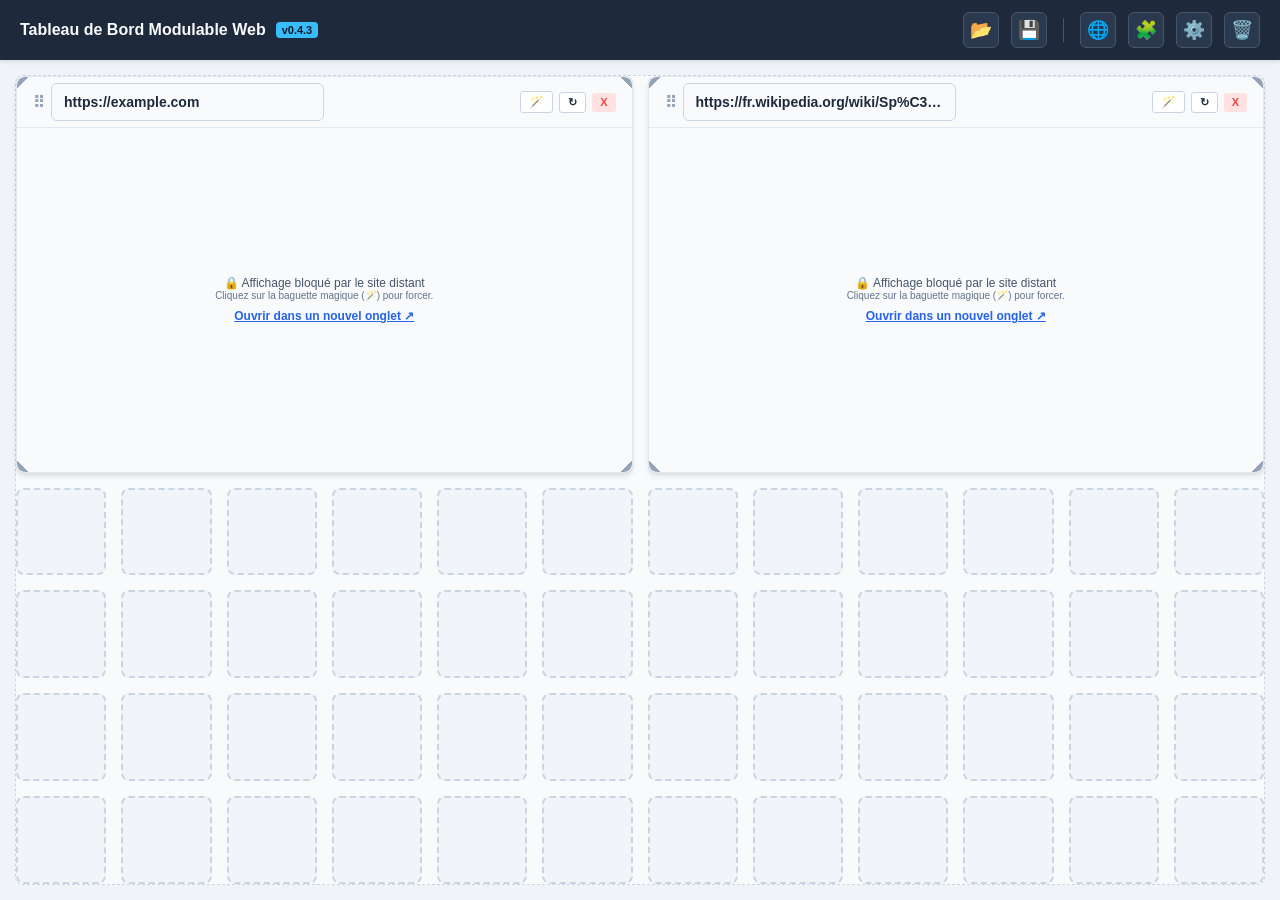
<file: mon-dashboard-web.html>
<!DOCTYPE html>
<html lang="fr">
<head>
    <meta charset="UTF-8">
    <meta name="viewport" content="width=device-width, initial-scale=1.0">
    <title>Dashboard Multi-Pages Modulable - v0.4.3</title>
    <style>
        :root {
            --bg-color: #f0f4f8;
            --header-bg: #1e293b;
            --header-text: #f8fafc;
            --panel-bg: #ffffff;
            --text-color: #334155;
            --accent-color: #2563eb;
            --accent-hover: #1d4ed8;
            --danger-color: #ef4444;
            --border-color: #cbd5e1;
            --border-radius: 8px;
            --shadow: 0 4px 6px -1px rgba(0, 0, 0, 0.1), 0 2px 4px -1px rgba(0, 0, 0, 0.06);
            --grid-cols: 12;
            --grid-rows: 8;
        }

        * { box-sizing: border-box; margin: 0; padding: 0; }

        body { font-family: -apple-system, BlinkMacSystemFont, "Segoe UI", Roboto, Helvetica, Arial, sans-serif; background-color: var(--bg-color); color: var(--text-color); display: flex; flex-direction: column; height: 100vh; width: 100vw; overflow: hidden; }

        header { background-color: var(--header-bg); color: var(--header-text); padding: 12px 20px; display: flex; justify-content: space-between; align-items: center; box-shadow: 0 2px 4px rgba(0,0,0,0.1); position: relative; z-index: 100; }
        header h1 { font-size: 16px; font-weight: 600; display: flex; align-items: center; gap: 10px; }
        .version-badge { background-color: #38bdf8; color: #0f172a; font-size: 11px; padding: 2px 6px; border-radius: 4px; font-weight: bold; }
        .header-actions { display: flex; align-items: center; gap: 12px; }
        .btn-header { background-color: #2b394f; color: var(--header-text); border: 1px solid #475569; width: 36px; height: 36px; border-radius: 6px; cursor: pointer; display: flex; justify-content: center; align-items: center; font-size: 18px; transition: all 0.2s; }
        .btn-header:hover { background-color: var(--accent-color); border-color: var(--accent-color); }
        .btn-header.btn-danger-head:hover { background-color: var(--danger-color); border-color: var(--danger-color); }
        .btn-header.btn-success-head:hover { background-color: #10b981; border-color: #10b981; }

        main { flex-grow: 1; display: flex; flex-direction: column; overflow: hidden; }
        #dashboard-container { flex-grow: 1; padding: 15px; position: relative; display: flex; flex-direction: column; overflow: hidden; }
        #dashboard-grid { flex-grow: 1; display: grid; grid-template-columns: repeat(var(--grid-cols), 1fr); grid-template-rows: repeat(var(--grid-rows), 1fr); gap: 15px; background-color: #f8fafc; position: relative; border: 1px dashed #cbd5e1; border-radius: var(--border-radius); transition: border-color 0.2s; }
        #dashboard-grid.hide-grid { border-color: transparent; background-color: transparent; }
        .bg-cell { border: 2px dashed #cbd5e1; background-color: rgba(203, 213, 225, 0.15); border-radius: var(--border-radius); pointer-events: none; z-index: 1; transition: opacity 0.2s, visibility 0.2s; }
        #dashboard-grid.hide-grid .bg-cell { opacity: 0; visibility: hidden; }

        .widget { background: var(--panel-bg); border-radius: var(--border-radius); box-shadow: var(--shadow); border: 1px solid #e2e8f0; display: flex; flex-direction: column; overflow: hidden; position: relative; z-index: 5; }
        body.is-dragging .widget { transition: none !important; }
        body.is-dragging iframe { pointer-events: none !important; }
        .widget-header { background-color: #f8fafc; padding: 6px 16px; display: flex; justify-content: space-between; align-items: center; border-bottom: 1px solid #e2e8f0; flex-wrap: wrap; gap: 8px; cursor: move; position: relative; z-index: 10; user-select: none; }
        .widget-title-container { flex-grow: 1; max-width: 50%; display: flex; align-items: center; gap: 6px; }
        .widget-drag-icon { color: #94a3b8; font-weight: bold; }
        .widget-url-input { width: 100%; border: 1px solid transparent; background: transparent; font-size: 11px; font-weight: 600; color: #1e293b; padding: 4px 8px; border-radius: 4px; text-overflow: ellipsis; cursor: text; transition: border-color 0.2s, background-color 0.2s; }
        .widget-url-input:focus { outline: none; background-color: #ffffff; border-color: var(--accent-color); box-shadow: 0 0 0 2px rgba(37, 99, 235, 0.1); }
        .widget-url-input.saved { background-color: #d1fae5; border-color: #10b981; }
        .widget-url-input[readonly] { cursor: default; }
        .widget-controls { display: flex; gap: 6px; align-items: center; }
        
        .btn-mini { padding: 4px 8px; font-size: 11px; font-weight: bold; background: #ffffff; border: 1px solid #cbd5e1; color: #1e293b; border-radius: 3px; cursor: pointer; line-height: 1; transition: all 0.2s; }
        .btn-mini:hover { background: var(--accent-color); color: white; border-color: var(--accent-color); }
        .btn-delete { background-color: #fee2e2; color: var(--danger-color); border: none; }
        .btn-delete:hover { background-color: var(--danger-color); color: white; }
        
        .btn-proxy { font-size: 12px; }
        .btn-proxy.active-proxy { background-color: #fef08a !important; border-color: #facc15 !important; }
        .btn-proxy.active-proxy:hover { background-color: #fde047 !important; }

        .widget-body { flex-grow: 1; position: relative; background-color: #ffffff; }
        iframe { width: 100%; height: 100%; border: none; position: absolute; top: 0; left: 0; z-index: 2; background: transparent; }

        .iframe-error-msg { position: absolute; top: 0; left: 0; right: 0; bottom: 0; display: flex; flex-direction: column; justify-content: center; align-items: center; padding: 20px; text-align: center; background-color: #f8fafc; color: #475569; z-index: 1; font-size: 12px; }

        .resize-handle { position: absolute; z-index: 20; }
        .resize-handle-t { top: 0; left: 14px; right: 14px; height: 6px; cursor: n-resize; }
        .resize-handle-b { bottom: 0; left: 14px; right: 14px; height: 6px; cursor: s-resize; }
        .resize-handle-l { top: 14px; bottom: 14px; left: 0; width: 6px; cursor: w-resize; }
        .resize-handle-r { top: 14px; bottom: 14px; right: 0; width: 6px; cursor: e-resize; }
        .resize-handle-tl { top: 0; left: 0; width: 14px; height: 14px; cursor: nw-resize; background: linear-gradient(135deg, #94a3b8 40%, transparent 40%); border-radius: var(--border-radius) 0 0 0; }
        .resize-handle-tr { top: 0; right: 0; width: 14px; height: 14px; cursor: ne-resize; background: linear-gradient(225deg, #94a3b8 40%, transparent 40%); border-radius: 0 var(--border-radius) 0 0; }
        .resize-handle-bl { bottom: 0; left: 0; width: 14px; height: 14px; cursor: sw-resize; background: linear-gradient(45deg, #94a3b8 40%, transparent 40%); border-radius: 0 0 0 var(--border-radius); }
        .resize-handle-br { bottom: 0; right: 0; width: 14px; height: 14px; cursor: se-resize; background: linear-gradient(315deg, #94a3b8 40%, transparent 40%); border-radius: 0 0 var(--border-radius) 0; }
        .resize-handle:hover { filter: brightness(0.6); }

        .modal-overlay { position: fixed; top: 0; left: 0; right: 0; bottom: 0; background-color: rgba(15, 23, 42, 0.6); backdrop-filter: blur(4px); display: flex; justify-content: center; align-items: center; z-index: 1000; opacity: 0; pointer-events: none; transition: opacity 0.2s ease; }
        .modal-overlay.active { opacity: 1; pointer-events: auto; }
        .modal-box { background-color: #ffffff; padding: 24px; border-radius: var(--border-radius); box-shadow: 0 20px 25px -5px rgba(0, 0, 0, 0.1); width: 100%; max-width: 500px; transform: scale(0.95); transition: transform 0.2s ease; }
        .modal-overlay.active .modal-box { transform: scale(1); }
        .modal-title { font-size: 16px; font-weight: 600; color: #1e293b; margin-bottom: 20px; }
        .modal-form-group { display: flex; flex-direction: column; gap: 8px; margin-bottom: 16px; }
        .modal-form-row { display: flex; gap: 12px; margin-bottom: 20px; }
        
        .btn-primary { background-color: var(--accent-color); color: white; padding: 8px 14px; font-size: 13px; border-radius: 6px; border: none; cursor: pointer; }
        .btn-primary:hover { background-color: var(--accent-hover); }
        .btn-secondary { background-color: #64748b; color: white; padding: 8px 14px; font-size: 13px; border-radius: 6px; border: none; cursor: pointer; }
        .btn-secondary:hover { background-color: #475569; }
        input[type="text"], input[type="number"], textarea { width: 100%; padding: 10px 12px; border: 1px solid var(--border-color); border-radius: 6px; font-size: 14px; font-family: inherit; }
    </style>
</head>
<body>

    <header>
        <h1>Tableau de Bord Modulable Web <span class="version-badge">v0.4.3</span></h1>
        <div class="header-actions">
            <button id="headerImportBtn" class="btn-header" title="Importer une configuration">📂</button>
            <button id="headerExportBtn" class="btn-header btn-success-head" title="Exporter en JSON">💾</button>
            <div style="width: 1px; height: 24px; background-color: #475569; margin: 0 4px;"></div>
            
            <button id="headerAddUrlBtn" class="btn-header" title="Ajouter un lien Web (URL)">🌐</button>
            <button id="headerAddWidgetBtn" class="btn-header" title="Ajouter un widget HTML">🧩</button>
            
            <button id="headerConfigBtn" class="btn-header" title="Options de la grille">⚙️</button>
            <button id="headerClearBtn" class="btn-header btn-danger-head" title="Réinitialiser">🗑️</button>
        </div>
        <input type="file" id="importFileInput" accept=".json" style="display: none;">
    </header>

    <main id="main">
        <div id="dashboard-container">
            <div id="dashboard-grid"></div>
        </div>
    </main>

    <div id="addModal" class="modal-overlay">
        <div class="modal-box">
            <div class="modal-title" id="addModalTitle">Ajouter un bloc</div>

            <div id="urlSection">
                <div class="modal-form-group">
                    <label for="modalUrlInput" style="font-size: 12px; font-weight: 600; color: #64748b;">Adresse URL</label>
                    <input type="text" id="modalUrlInput" placeholder="Ex: https://fr.wikipedia.org ou http://localhost:8080">
                </div>
            </div>

            <div id="embedSection" style="display: none;">
                <div class="modal-form-group">
                    <label for="modalEmbedInput" style="font-size: 12px; font-weight: 600; color: #64748b;">Code d'intégration (HTML / Script)</label>
                    <textarea id="modalEmbedInput" placeholder="<a href='...'>...</a><script src='...'></script>" style="height: 100px; resize: vertical;"></textarea>
                </div>
                <div class="modal-form-group">
                    <label for="modalEmbedTitle" style="font-size: 12px; font-weight: 600; color: #64748b;">Titre (optionnel)</label>
                    <input type="text" id="modalEmbedTitle" placeholder="Ex: Météo METAR">
                </div>
            </div>

            <div class="modal-form-row">
                <div style="flex: 1; display: flex; flex-direction: column; gap: 6px;">
                    <label for="colSpan" style="font-size: 12px; font-weight: 600; color: #64748b;">Largeur (crans)</label>
                    <input type="number" id="colSpan" value="6" min="1" max="12">
                </div>
                <div style="flex: 1; display: flex; flex-direction: column; gap: 6px;">
                    <label for="rowSpan" style="font-size: 12px; font-weight: 600; color: #64748b;">Hauteur (crans)</label>
                    <input type="number" id="rowSpan" value="3" min="1" max="8">
                </div>
            </div>
            <div style="display: flex; justify-content: flex-end; gap: 10px;">
                <button type="button" id="modalCancelBtn" class="btn-secondary">Annuler</button>
                <button type="button" id="modalSubmitBtn" class="btn-primary">Ajouter</button>
            </div>
        </div>
    </div>

    <div id="configModal" class="modal-overlay">
        <div class="modal-box">
            <div class="modal-title">Options du Quadrillage</div>
            <div class="modal-form-row">
                <div style="flex: 1; display: flex; flex-direction: column; gap: 6px;">
                    <label for="gridColsInput" style="font-size: 12px; font-weight: 600; color: #64748b;">Colonnes</label>
                    <input type="number" id="gridColsInput" value="12" min="2" max="36">
                </div>
                <div style="flex: 1; display: flex; flex-direction: column; gap: 6px;">
                    <label for="gridRowsInput" style="font-size: 12px; font-weight: 600; color: #64748b;">Lignes</label>
                    <input type="number" id="gridRowsInput" value="8" min="2" max="36">
                </div>
            </div>
            <div class="modal-form-group" style="flex-direction: row; align-items: center; gap: 8px; margin-top: 10px; margin-bottom: 20px;">
                <input type="checkbox" id="showGridInput">
                <label for="showGridInput" style="font-size: 13px; font-weight: 600; color: #64748b; cursor: pointer;">Afficher le quadrillage en arrière-plan</label>
            </div>
            <div style="display: flex; justify-content: flex-end; gap: 10px;">
                <button type="button" id="configCancelBtn" class="btn-secondary">Annuler</button>
                <button type="button" id="configSubmitBtn" class="btn-primary">Appliquer</button>
            </div>
        </div>
    </div>

    <script>
        document.addEventListener('DOMContentLoaded', () => {
            const STORAGE_KEY = 'dashboard_data_master'; 
            
            function _setDashCookie(n,v){ document.cookie = `${n}=${encodeURIComponent(v)}; path=/; max-age=31536000; SameSite=Lax`; }
            function _getDashCookie(n){ const m = document.cookie.match(new RegExp('(^| )'+n+'=([^;]+)')); return m ? decodeURIComponent(m[2]) : null; }
            
            let state = {
                gridCols: 12,
                gridRows: 8,
                showGrid: true,
                widgets: []
            };

            let currentAddType = 'url'; // Garde en mémoire le type de bloc en cours d'ajout

            function loadConfig() {
                let savedData = localStorage.getItem(STORAGE_KEY) || _getDashCookie(STORAGE_KEY);
                
                if (!savedData) {
                    const oldKeys = ['dashboard_config_master_v1', 'dashboard_config_master', 'dashboard_config_v0_3_5', 'dashboard_config_v0_3_4'];
                    for (let oldKey of oldKeys) {
                        savedData = localStorage.getItem(oldKey);
                        if (savedData) break;
                    }
                }

                if (savedData) {
                    try {
                        const parsed = JSON.parse(savedData);
                        if (parsed && typeof parsed === 'object' && Array.isArray(parsed.widgets)) {
                            state = parsed;
                            if (typeof state.showGrid === 'undefined') state.showGrid = true;
                            state.widgets.forEach(w => {
                                if (typeof w.useProxy === 'undefined') w.useProxy = false;
                                if (typeof w.type === 'undefined') w.type = 'url'; // Migration des vieux widgets
                            });
                            return true;
                        }
                    } catch (e) { console.error("Erreur de chargement:", e); }
                }
                return false;
            }

            if (!loadConfig() || state.widgets.length === 0) {
                state.gridCols = 12;
                state.gridRows = 8;
                state.showGrid = true;
                state.widgets = [
                    { id: 1, type: 'url', url: 'https://example.com', colStart: 1, colSpan: 6, rowStart: 1, rowSpan: 4, useProxy: false },
                    { id: 2, type: 'url', url: 'https://fr.wikipedia.org/wiki/Sp%C3%A9cial:Page_au_hasard', colStart: 7, colSpan: 6, rowStart: 1, rowSpan: 4, useProxy: false }
                ];
            }

            const gridEl = document.getElementById('dashboard-grid');

            function saveConfig() {
                const dataStr = JSON.stringify(state);
                try { localStorage.setItem(STORAGE_KEY, dataStr); } catch (e) { }
                try { _setDashCookie(STORAGE_KEY, dataStr); } catch (e) {}
            }

            function updateGridCSSProperties() {
                document.documentElement.style.setProperty('--grid-cols', state.gridCols);
                document.documentElement.style.setProperty('--grid-rows', state.gridRows);
            }

            function applyWidgetPosition(widget) {
                const el = document.getElementById(`widget-node-${widget.id}`);
                if (el) {
                    el.style.gridColumn = `${widget.colStart} / span ${widget.colSpan}`;
                    el.style.gridRow = `${widget.rowStart} / span ${widget.rowSpan}`;
                }
            }

            function createWidgetNode(widget) {
                const widgetEl = document.createElement('div');
                widgetEl.className = 'widget';
                widgetEl.id = `widget-node-${widget.id}`;
                
                widgetEl.style.gridColumn = `${widget.colStart} / span ${widget.colSpan}`;
                widgetEl.style.gridRow = `${widget.rowStart} / span ${widget.rowSpan}`;

                const iframeAllowStr = "camera; microphone; display-capture; geolocation; fullscreen; clipboard-read; clipboard-write; identity-credentials-get; storage-access";
                const proxyPrefix = "https://corsproxy.io/?";
                
                const isEmbed = widget.type === 'embed';
                const activeProxyClass = (!isEmbed && widget.useProxy) ? 'active-proxy' : '';
                const actualSrc = (!isEmbed && widget.useProxy) ? proxyPrefix + encodeURIComponent(widget.url) : (widget.url || '');
                
                const displayValue = isEmbed ? (widget.title || '<Widget HTML>') : widget.url;
                const inputReadonlyAttr = isEmbed ? 'readonly' : '';
                const inputTitleAttr = isEmbed ? 'Widget HTML (non modifiable ici)' : 'Modifiez l\'adresse et appuyez sur Entrée pour valider';

                widgetEl.innerHTML = `
                    <div class="widget-header">
                        <div class="widget-title-container">
                            <span class="widget-drag-icon">⠿</span>
                            <input type="text" class="widget-url-input" value="${displayValue}" ${inputReadonlyAttr} title="${inputTitleAttr}">
                        </div>
                        <div class="widget-controls">
                            ${isEmbed ? '' : `<button class="btn-mini btn-proxy ${activeProxyClass}" title="Forcer l'affichage (Proxy CORS)">🪄</button>`}
                            <button class="btn-mini btn-reload" title="Rafraîchir cette page">↻</button>
                            <button class="btn-mini btn-delete" title="Supprimer">X</button>
                        </div>
                    </div>
                    <div class="widget-body">
                        ${isEmbed ? '' : `
                        <div class="iframe-error-msg">
                            <p>🔒 Affichage bloqué par le site distant</p>
                            <span style="color:#64748b; font-size:10px; margin-bottom:8px;">Cliquez sur la baguette magique (🪄) pour forcer.</span>
                            <a href="${widget.url}" target="_blank" style="color:var(--accent-color); font-weight:bold;">Ouvrir dans un nouvel onglet ↗</a>
                        </div>`}
                    </div>
                `;

                const bodyEl = widgetEl.querySelector('.widget-body');
                const iframe = document.createElement('iframe');
                iframe.setAttribute('allow', iframeAllowStr);
                iframe.setAttribute('referrerpolicy', 'no-referrer-when-downgrade');
                
                if (isEmbed) {
                    const htmlDoc = `<!DOCTYPE html><html><head><meta charset="utf-8"><style>body{margin:0;display:flex;justify-content:center;align-items:center;height:100vh;overflow:hidden;background:transparent;}</style></head><body>${widget.content}</body></html>`;
                    iframe.srcdoc = htmlDoc;
                } else {
                    setTimeout(() => { iframe.src = actualSrc; }, 10);
                }
                
                bodyEl.appendChild(iframe);

                const header = widgetEl.querySelector('.widget-header');
                header.addEventListener('mousedown', (e) => startMouseDrag(e, widget));

                const urlInput = widgetEl.querySelector('.widget-url-input');
                urlInput.addEventListener('mousedown', (e) => e.stopPropagation());
                
                if (!isEmbed) {
                    function commitUrlChange() {
                        let newUrl = urlInput.value.trim();
                        if (!newUrl) return;
                        if (!/^https?:\/\//i.test(newUrl)) { newUrl = 'https://' + newUrl; }
                        if (widget.url !== newUrl) {
                            widget.url = newUrl;
                            widget.useProxy = false; 
                            widgetEl.querySelector('.btn-proxy').classList.remove('active-proxy');
                            
                            urlInput.value = newUrl;
                            saveConfig();
                            urlInput.classList.add('saved');
                            setTimeout(() => urlInput.classList.remove('saved'), 500);
                            
                            iframe.src = newUrl;
                            widgetEl.querySelector('.iframe-error-msg a').href = newUrl;
                        }
                    }

                    urlInput.addEventListener('blur', commitUrlChange);
                    urlInput.addEventListener('keydown', (e) => {
                        if (e.key === 'Enter') { commitUrlChange(); urlInput.blur(); }
                    });

                    widgetEl.querySelector('.btn-proxy').addEventListener('click', (e) => {
                        widget.useProxy = !widget.useProxy;
                        saveConfig();
                        e.target.classList.toggle('active-proxy', widget.useProxy);
                        iframe.src = widget.useProxy ? proxyPrefix + encodeURIComponent(widget.url) : widget.url;
                    });
                }

                widgetEl.querySelector('.btn-reload').addEventListener('click', () => {
                    if (isEmbed) {
                        const temp = iframe.srcdoc;
                        iframe.srcdoc = '';
                        setTimeout(() => { iframe.srcdoc = temp; }, 10);
                    } else {
                        try { iframe.contentWindow.location.reload(); }
                        catch(err) { iframe.src = iframe.src; }
                    }
                });

                widgetEl.querySelector('.btn-delete').addEventListener('click', () => {
                    state.widgets = state.widgets.filter(w => w.id !== widget.id);
                    saveConfig();
                    widgetEl.remove();
                });

                const directions = ['t', 'r', 'b', 'l', 'tl', 'tr', 'bl', 'br'];
                directions.forEach(dir => {
                    const handle = document.createElement('div');
                    handle.className = `resize-handle resize-handle-${dir}`;
                    handle.addEventListener('mousedown', (e) => startMouseResize(e, widget, dir));
                    widgetEl.appendChild(handle);
                });

                return widgetEl;
            }

            function initDashboard() {
                updateGridCSSProperties();
                gridEl.innerHTML = '';
                
                if (state.showGrid === false) { gridEl.classList.add('hide-grid'); } 
                else { gridEl.classList.remove('hide-grid'); }

                for(let r = 1; r <= state.gridRows; r++) {
                    for(let c = 1; c <= state.gridCols; c++) {
                        const cell = document.createElement('div');
                        cell.className = 'bg-cell';
                        cell.style.gridColumn = c;
                        cell.style.gridRow = r;
                        gridEl.appendChild(cell);
                    }
                }

                state.widgets.forEach(widget => gridEl.appendChild(createWidgetNode(widget)));
            }

            const addModal = document.getElementById('addModal');
            const addModalTitle = document.getElementById('addModalTitle');
            const urlSection = document.getElementById('urlSection');
            const embedSection = document.getElementById('embedSection');
            const configModal = document.getElementById('configModal');

            // Clic sur "Ajouter un lien Web"
            document.getElementById('headerAddUrlBtn').addEventListener('click', () => {
                currentAddType = 'url';
                addModalTitle.textContent = 'Ajouter un lien Web';
                urlSection.style.display = 'block';
                embedSection.style.display = 'none';
                addModal.classList.add('active'); 
                document.getElementById('modalUrlInput').focus();
            });

            // Clic sur "Ajouter un Widget HTML"
            document.getElementById('headerAddWidgetBtn').addEventListener('click', () => {
                currentAddType = 'embed';
                addModalTitle.textContent = 'Ajouter un Widget HTML';
                urlSection.style.display = 'none';
                embedSection.style.display = 'block';
                addModal.classList.add('active'); 
                document.getElementById('modalEmbedInput').focus();
            });

            document.getElementById('modalCancelBtn').addEventListener('click', () => addModal.classList.remove('active'));
            
            document.getElementById('modalSubmitBtn').addEventListener('click', () => {
                const type = currentAddType;
                let finalUrl = '', content = '', title = '';

                if (type === 'url') {
                    const url = document.getElementById('modalUrlInput').value.trim();
                    if (!url) { alert('Veuillez entrer une adresse URL.'); return; }
                    finalUrl = /^https?:\/\//i.test(url) ? url : 'https://' + url;
                } else {
                    content = document.getElementById('modalEmbedInput').value.trim();
                    if (!content) { alert('Veuillez entrer un code HTML.'); return; }
                    title = document.getElementById('modalEmbedTitle').value.trim();
                }

                const colSpan = Math.min(state.gridCols, parseInt(document.getElementById('colSpan').value, 10) || 6);
                const rowSpan = Math.min(state.gridRows, parseInt(document.getElementById('rowSpan').value, 10) || 3);

                const newWidget = {
                    id: Date.now(), type: type, url: finalUrl, content: content, title: title,
                    colStart: 1, colSpan: colSpan, rowStart: 1, rowSpan: rowSpan, useProxy: false
                };

                state.widgets.push(newWidget); saveConfig();
                gridEl.appendChild(createWidgetNode(newWidget));
                
                addModal.classList.remove('active'); 
                document.getElementById('modalUrlInput').value = '';
                document.getElementById('modalEmbedInput').value = '';
                document.getElementById('modalEmbedTitle').value = '';
            });

            // DRAG & RESIZE Logic
            function startMouseDrag(e, widget) {
                if (e.target.closest('.widget-controls') || e.target.closest('.widget-url-input')) return;
                e.preventDefault();
                
                document.body.classList.add('is-dragging');
                const node = document.getElementById(`widget-node-${widget.id}`);
                if (node) node.style.zIndex = 100;

                const initialX = e.clientX;
                const initialY = e.clientY;
                const initialColStart = widget.colStart;
                const initialRowStart = widget.rowStart;

                const gridRect = gridEl.getBoundingClientRect();
                const stepX = (gridRect.width + 15) / state.gridCols;
                const stepY = (gridRect.height + 15) / state.gridRows;

                function onMouseMove(moveEvent) {
                    const deltaX = moveEvent.clientX - initialX;
                    const deltaY = moveEvent.clientY - initialY;

                    const colsDiff = Math.round(deltaX / stepX);
                    const rowsDiff = Math.round(deltaY / stepY);

                    widget.colStart = Math.max(1, Math.min((state.gridCols + 1) - widget.colSpan, initialColStart + colsDiff));
                    widget.rowStart = Math.max(1, Math.min((state.gridRows + 1) - widget.rowSpan, initialRowStart + rowsDiff));

                    applyWidgetPosition(widget);
                }

                function onMouseUp() {
                    window.removeEventListener('mousemove', onMouseMove);
                    window.removeEventListener('mouseup', onMouseUp);
                    document.body.classList.remove('is-dragging');
                    if (node) node.style.zIndex = 5;
                    saveConfig(); 
                }

                window.addEventListener('mousemove', onMouseMove);
                window.addEventListener('mouseup', onMouseUp);
            }

            function startMouseResize(e, widget, type) {
                e.preventDefault(); e.stopPropagation();
                document.body.classList.add('is-dragging');

                const initialX = e.clientX;
                const initialY = e.clientY;
                const initialColSpan = widget.colSpan;
                const initialRowSpan = widget.rowSpan;
                const initialColStart = widget.colStart;
                const initialRowStart = widget.rowStart;

                const gridRect = gridEl.getBoundingClientRect();
                const stepX = (gridRect.width + 15) / state.gridCols;
                const stepY = (gridRect.height + 15) / state.gridRows;

                function onMouseMove(moveEvent) {
                    const deltaX = moveEvent.clientX - initialX;
                    const deltaY = moveEvent.clientY - initialY;

                    const colsDiff = Math.round(deltaX / stepX);
                    const rowsDiff = Math.round(deltaY / stepY);

                    let newColStart = initialColStart;
                    let newColSpan = initialColSpan;
                    let newRowStart = initialRowStart;
                    let newRowSpan = initialRowSpan;

                    if (type.includes('r')) newColSpan = Math.max(2, Math.min((state.gridCols + 1) - initialColStart, initialColSpan + colsDiff));
                    if (type.includes('l')) {
                        let allowedDiff = Math.max(1 - initialColStart, Math.min(initialColSpan - 2, colsDiff));
                        newColStart = initialColStart + allowedDiff;
                        newColSpan = initialColSpan - allowedDiff;
                    }
                    if (type.includes('b')) newRowSpan = Math.max(1, Math.min((state.gridRows + 1) - initialRowStart, initialRowSpan + rowsDiff));
                    if (type.includes('t')) {
                        let allowedDiff = Math.max(1 - initialRowStart, Math.min(initialRowSpan - 1, rowsDiff));
                        newRowStart = initialRowStart + allowedDiff;
                        newRowSpan = initialRowSpan - allowedDiff;
                    }

                    widget.colStart = newColStart; widget.colSpan = newColSpan;
                    widget.rowStart = newRowStart; widget.rowSpan = newRowSpan;
                    applyWidgetPosition(widget);
                }

                function onMouseUp() {
                    window.removeEventListener('mousemove', onMouseMove);
                    window.removeEventListener('mouseup', onMouseUp);
                    document.body.classList.remove('is-dragging');
                    saveConfig(); 
                }

                window.addEventListener('mousemove', onMouseMove);
                window.addEventListener('mouseup', onMouseUp);
            }

            document.getElementById('headerExportBtn').addEventListener('click', () => {
                const dataStr = "data:text/json;charset=utf-8," + encodeURIComponent(JSON.stringify(state, null, 2));
                const downloadAnchorNode = document.createElement('a');
                downloadAnchorNode.setAttribute("href", dataStr);
                downloadAnchorNode.setAttribute("download", "dashboard_config.json");
                document.body.appendChild(downloadAnchorNode);
                downloadAnchorNode.click();
                downloadAnchorNode.remove();
            });

            const importFileInput = document.getElementById('importFileInput');
            document.getElementById('headerImportBtn').addEventListener('click', () => {
                importFileInput.click();
            });

            importFileInput.addEventListener('change', (e) => {
                const file = e.target.files[0];
                if (!file) return;
                const reader = new FileReader();
                reader.onload = (event) => {
                    try {
                        const parsed = JSON.parse(event.target.result);
                        if (parsed && Array.isArray(parsed.widgets)) {
                            state = parsed;
                            saveConfig();
                            initDashboard();
                            importFileInput.value = '';
                        } else { alert("Fichier JSON invalide."); }
                    } catch(err) { alert("Erreur lors de la lecture."); }
                };
                reader.readAsText(file);
            });

            document.getElementById('headerConfigBtn').addEventListener('click', () => {
                document.getElementById('gridColsInput').value = state.gridCols;
                document.getElementById('gridRowsInput').value = state.gridRows;
                document.getElementById('showGridInput').checked = state.showGrid !== false;
                configModal.classList.add('active');
            });
            
            document.getElementById('configCancelBtn').addEventListener('click', () => configModal.classList.remove('active'));
            
            document.getElementById('configSubmitBtn').addEventListener('click', () => {
                const newCols = parseInt(document.getElementById('gridColsInput').value, 10);
                const newRows = parseInt(document.getElementById('gridRowsInput').value, 10);
                const showGrid = document.getElementById('showGridInput').checked;

                if (newCols >= 2 && newCols <= 36 && newRows >= 2 && newRows <= 36) {
                    state.gridCols = newCols;
                    state.gridRows = newRows;
                    state.showGrid = showGrid;
                    
                    state.widgets.forEach(w => {
                        if (w.colStart + w.colSpan - 1 > state.gridCols) {
                            w.colSpan = Math.min(w.colSpan, state.gridCols);
                            w.colStart = Math.max(1, (state.gridCols + 1) - w.colSpan);
                        }
                        if (w.rowStart + w.rowSpan - 1 > state.gridRows) {
                            w.rowSpan = Math.min(w.rowSpan, state.gridRows);
                            w.rowStart = Math.max(1, (state.gridRows + 1) - w.rowSpan);
                        }
                    });

                    saveConfig();
                    
                    if (state.showGrid === false) { gridEl.classList.add('hide-grid'); } 
                    else { gridEl.classList.remove('hide-grid'); }
                    
                    initDashboard(); 
                    configModal.classList.remove('active');
                } else {
                    alert('Valeurs invalides (Entre 2 et 36).');
                }
            });

            document.getElementById('headerClearBtn').addEventListener('click', () => {
                if (confirm('Voulez-vous vider le dashboard ?')) {
                    state.widgets = []; saveConfig(); initDashboard();
                }
            });

            addModal.addEventListener('click', (e) => { if (e.target === addModal) addModal.classList.remove('active'); });
            configModal.addEventListener('click', (e) => { if (e.target === configModal) configModal.classList.remove('active'); });

            document.getElementById('colSpan').max = state.gridCols;
            document.getElementById('rowSpan').max = state.gridRows;

            initDashboard();
        });
    </script>
</body>
</html>
</file>
